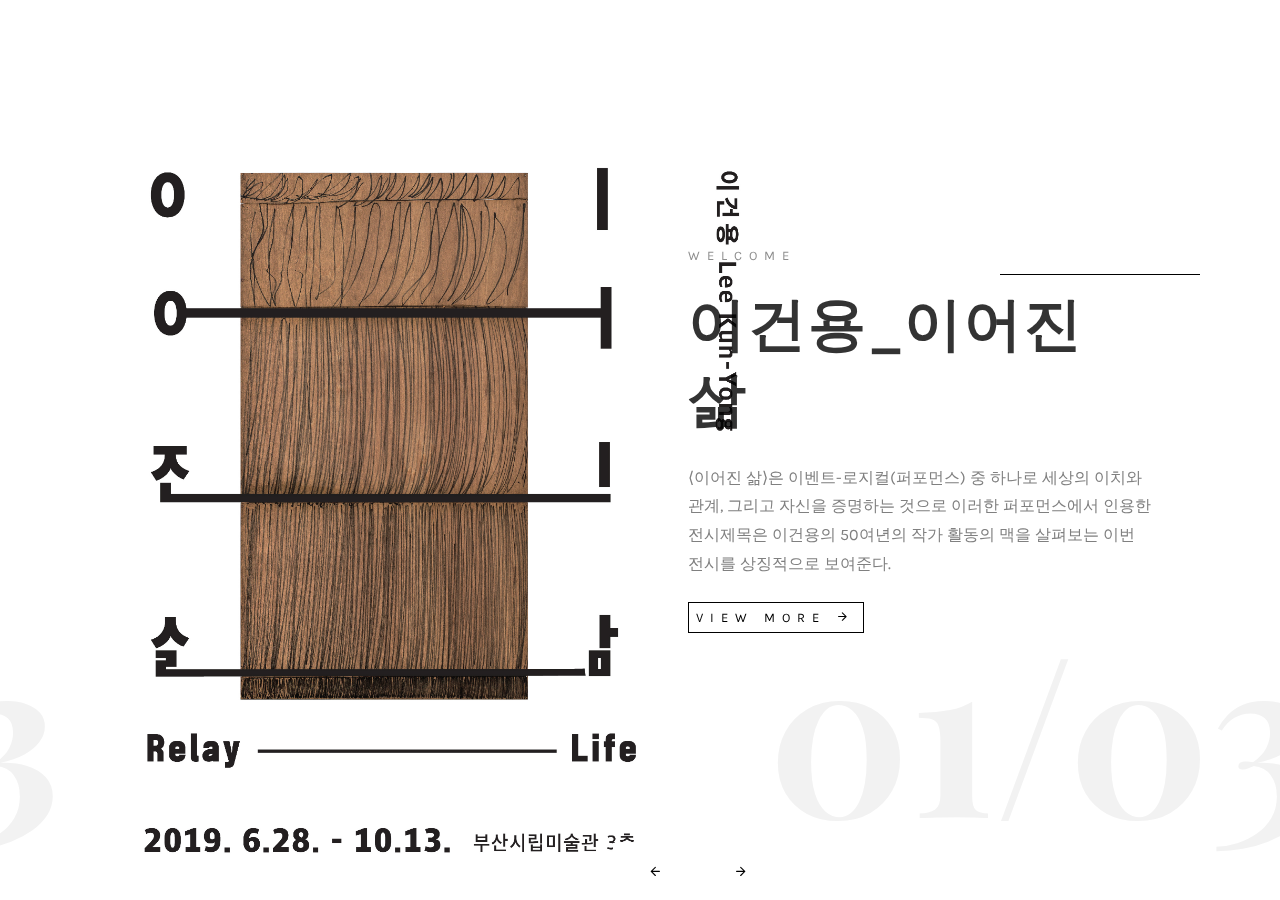
<file: busan/index.html>
<!DOCTYPE HTML>
<html>
	<head>
	<meta charset="utf-8">
	<meta http-equiv="X-UA-Compatible" content="IE=edge">
	<title>Busan Museum of Art</title>
	<meta name="viewport" content="width=device-width, initial-scale=1">
	<meta name="description" content="" />
	<meta name="keywords" content="" />
	<meta name="author" content="" />

  <!-- Facebook and Twitter integration -->
	<meta property="og:title" content=""/>
	<meta property="og:image" content=""/>
	<meta property="og:url" content=""/>
	<meta property="og:site_name" content=""/>
	<meta property="og:description" content=""/>
	<meta name="twitter:title" content="" />
	<meta name="twitter:image" content="" />
	<meta name="twitter:url" content="" />
	<meta name="twitter:card" content="" />

	<!-- Place favicon.ico and apple-touch-icon.png in the root directory -->
	<link rel="shortcut icon" href="favicon.ico">

	<link href="https://fonts.googleapis.com/css?family=Karla:400,700" rel="stylesheet">
	<link href="https://fonts.googleapis.com/css?family=Playfair+Display:400,400i,700" rel="stylesheet">
	
	<!-- Animate.css -->
	<link rel="stylesheet" href="css/animate.css">
	<!-- Icomoon Icon Fonts-->
	<link rel="stylesheet" href="css/icomoon.css">
	<!-- Bootstrap  -->
	<link rel="stylesheet" href="css/bootstrap.css">
	<!-- Owl Carousel -->
	<link rel="stylesheet" href="css/owl.carousel.min.css">
	<link rel="stylesheet" href="css/owl.theme.default.min.css">
	<!-- Magnific Popup -->
	<link rel="stylesheet" href="css/magnific-popup.css">

	<link rel="stylesheet" href="css/style.css">


	<!-- Modernizr JS -->
	<script src="js/modernizr-2.6.2.min.js"></script>
	<!-- FOR IE9 below -->
	<!--[if lt IE 9]>
	<script src="js/respond.min.js"></script>
	<![endif]-->

	</head>
	<body>

	<nav id="colorlib-main-nav" role="navigation">
		<a href="#" class="js-colorlib-nav-toggle colorlib-nav-toggle active"><i></i></a>
		<div class="js-fullheight colorlib-table">
			<div class="colorlib-table-cell js-fullheight">
				<div class="row">
					<div class="col-md-12">
						<div class="form-group">
							<input type="text" class="form-control" id="search" placeholder="Enter any key to search...">
							<button type="submit" class="btn btn-primary"><i class="icon-search3"></i></button>
						</div>
					</div>
				</div>
				<div class="row">
					<div class="col-md-12">
						<ul>
							<li class="active"><a href="index.html">Home</a></li>
							<li><a href="work.html">Work</a></li>
							<li><a href="#">Blog</a></li>
							<li><a href="#">About</a></li>
							<li><a href="contact.html">Contact</a></li>
						</ul>
					</div>
				</div>
				<div class="row">
					<div class="col-md-12">
						<h2 class="head-title">Gallery</h2>
						<a href="images/img/img_bg_1.jpg" class="gallery image-popup-link text-center" style="background-image: url(images/img/img_bg_1.jpg);">
							<span><i class="icon-search3"></i></span>
						</a>
						<a href="images/img/img_bg_2.jpg" class="gallery image-popup-link text-center" style="background-image: url(images/img/img_bg_2.jpg);">
							<span><i class="icon-search3"></i></span>
						</a>
						<a href="images/img/img_bg_3.jpg" class="gallery image-popup-link text-center" style="background-image: url(images/img/img_bg_3.jpg);">
							<span><i class="icon-search3"></i></span>
						</a>
						<a href="images/work-4.jpg" class="gallery image-popup-link text-center" style="background-image: url(images/work-4.jpg);">
							<span><i class="icon-search3"></i></span>
						</a>
					</div>
				</div>
			</div>
		</div>
	</nav>
	
	<div id="colorlib-page">
		<header>
			<div class="container">
				<div class="row"  id="logo_box">
					<div class="col-md-12">
						<div class="colorlib-navbar-brand" id="in_box_logo">
							<a class="colorlib-logo" href="index.html"><img src="images/img/bma_logo.png" alt="" id="logo"></a>
						</div>
						<a href="#" class="js-colorlib-nav-toggle colorlib-nav-toggle" id="menu_line"><i></i></a>
					</div>
				</div>
			</div>
		</header>
		<div id="colorlib-hero" class="js-fullheight">
			<div class="owl-carousel">
				<div class="item">
					<div class="hero-flex js-fullheight">
						<div class="col-three-forth">
							<div class="hero-img js-fullheight" style="background-image: url(images/img/img_bg_1.jpg);"></div>
						</div>
						<div class="col-one-forth js-fullheight">
							<div class="display-t js-fullheight">
								<div class="display-tc js-fullheight">
									<h2 class="number">01/03</h2>
									<div class="text-inner">
										<div class="desc">
											<span class="tag">Welcome</span>
											<h2>이건용_이어진 삶</h2>
											<p> &lang;이어진 삶&rang;은 이벤트-로지컬(퍼포먼스) 중 하나로 세상의 이치와 관계, 그리고 자신을 증명하는 것으로 이러한 퍼포먼스에서 인용한 전시제목은 이건용의 50여년의 작가 활동의 맥을 살펴보는 이번 전시를 상징적으로 보여준다.</p>
											<p><a href="work.html" class="btn-view">View More <i class="icon-arrow-right3"></i></a></p>
										</div>
									</div>
								</div>
							</div>
						</div>
					</div>
				</div>
				<div class="item">
					<div class="hero-flex js-fullheight">
						<div class="col-three-forth">
							<div class="hero-img js-fullheight" style="background-image: url(images/img/img_bg_2.jpg);"></div>
						</div>
						<div class="col-one-forth js-fullheight">
							<div class="display-t js-fullheight">
								<div class="display-tc js-fullheight">
									<h2 class="number">02/03</h2>
									<div class="text-inner">
										<div class="desc">
											<span class="tag">Gallery</span>
											<h2>Finnish aalto(핀란드 웨이브)</h2>
											<p>한국 외 다른 국가의 문화와 예술에 대한 이해와 배려를 이끌어 낼 수 있는 다양한 활동들과 전시가 지속적으로 필요하다고 본다. 문화교류의 연장선에서 피니쉬 알토전이 북유럽 국가 핀란드에 대한 이해와 공감의 장이 되길 기대한다.</p>
											<p><a href="work.html" class="btn-view">View Galleries <i class="icon-arrow-right3"></i></a></p>
										</div>
									</div>
								</div>
							</div>
						</div>
					</div>
				</div>
				<div class="item">
					<div class="hero-flex js-fullheight">
						<div class="col-three-forth">
							<div class="hero-img js-fullheight" style="background-image: url(images/img/img_bg_3.jpg);"></div>
						</div>
						<div class="col-one-forth js-fullheight">
							<h2 class="number">03/03</h2>
							<div class="display-t js-fullheight">
								<div class="display-tc js-fullheight">
									<div class="text-inner">
										<div class="desc">
											<span class="tag">이우환과 그 친구들 1</span>
											<h2>안토니 곰리 &lang;느낌으로&rang;</h2>
											<p>이 두 작가의 작품을 한 공간에 배치함으로서 두 작가가 작품에 대해 혹은 세계와의 관계에 대해 어떻게 사유하는 지를 비교 할 수 있는 의미있는 전시가 될 것이다. 특히 두 작가 모두 미국의 미니멀아트나 개념미술의 흐름을 넘어 전통적인 작품의 의미를 전복하고 있다. 그런면에서 관객들은 ‘미(美)’라는 범주 속에서 해석되지 않는 두 작가의 작품을 보면서 작품의 의미를 새롭게 발견할 수 있는 계기가 될 것이다.</p>
											<p><a href="work.html" class="btn-view">View Galleries <i class="icon-arrow-right3"></i></a></p>
										</div>
									</div>
								</div>
							</div>
						</div>
					</div>
				</div>
			</div>
		</div>
	
	</div>

	<!-- jQuery -->
	<script src="js/jquery.min.js"></script>
	<!-- jQuery Easing -->
	<script src="js/jquery.easing.1.3.js"></script>
	<!-- Bootstrap -->
	<script src="js/bootstrap.min.js"></script>
	<!-- Waypoints -->
	<script src="js/jquery.waypoints.min.js"></script>
	<!-- Owl Carousel -->
	<script src="js/owl.carousel.min.js"></script>
	<!-- Magnific Popup -->
	<script src="js/jquery.magnific-popup.min.js"></script>
	<script src="js/magnific-popup-options.js"></script>

	<!-- Main JS (Do not remove) -->
	<script src="js/main.js"></script>

	</body>
</html>
</file>
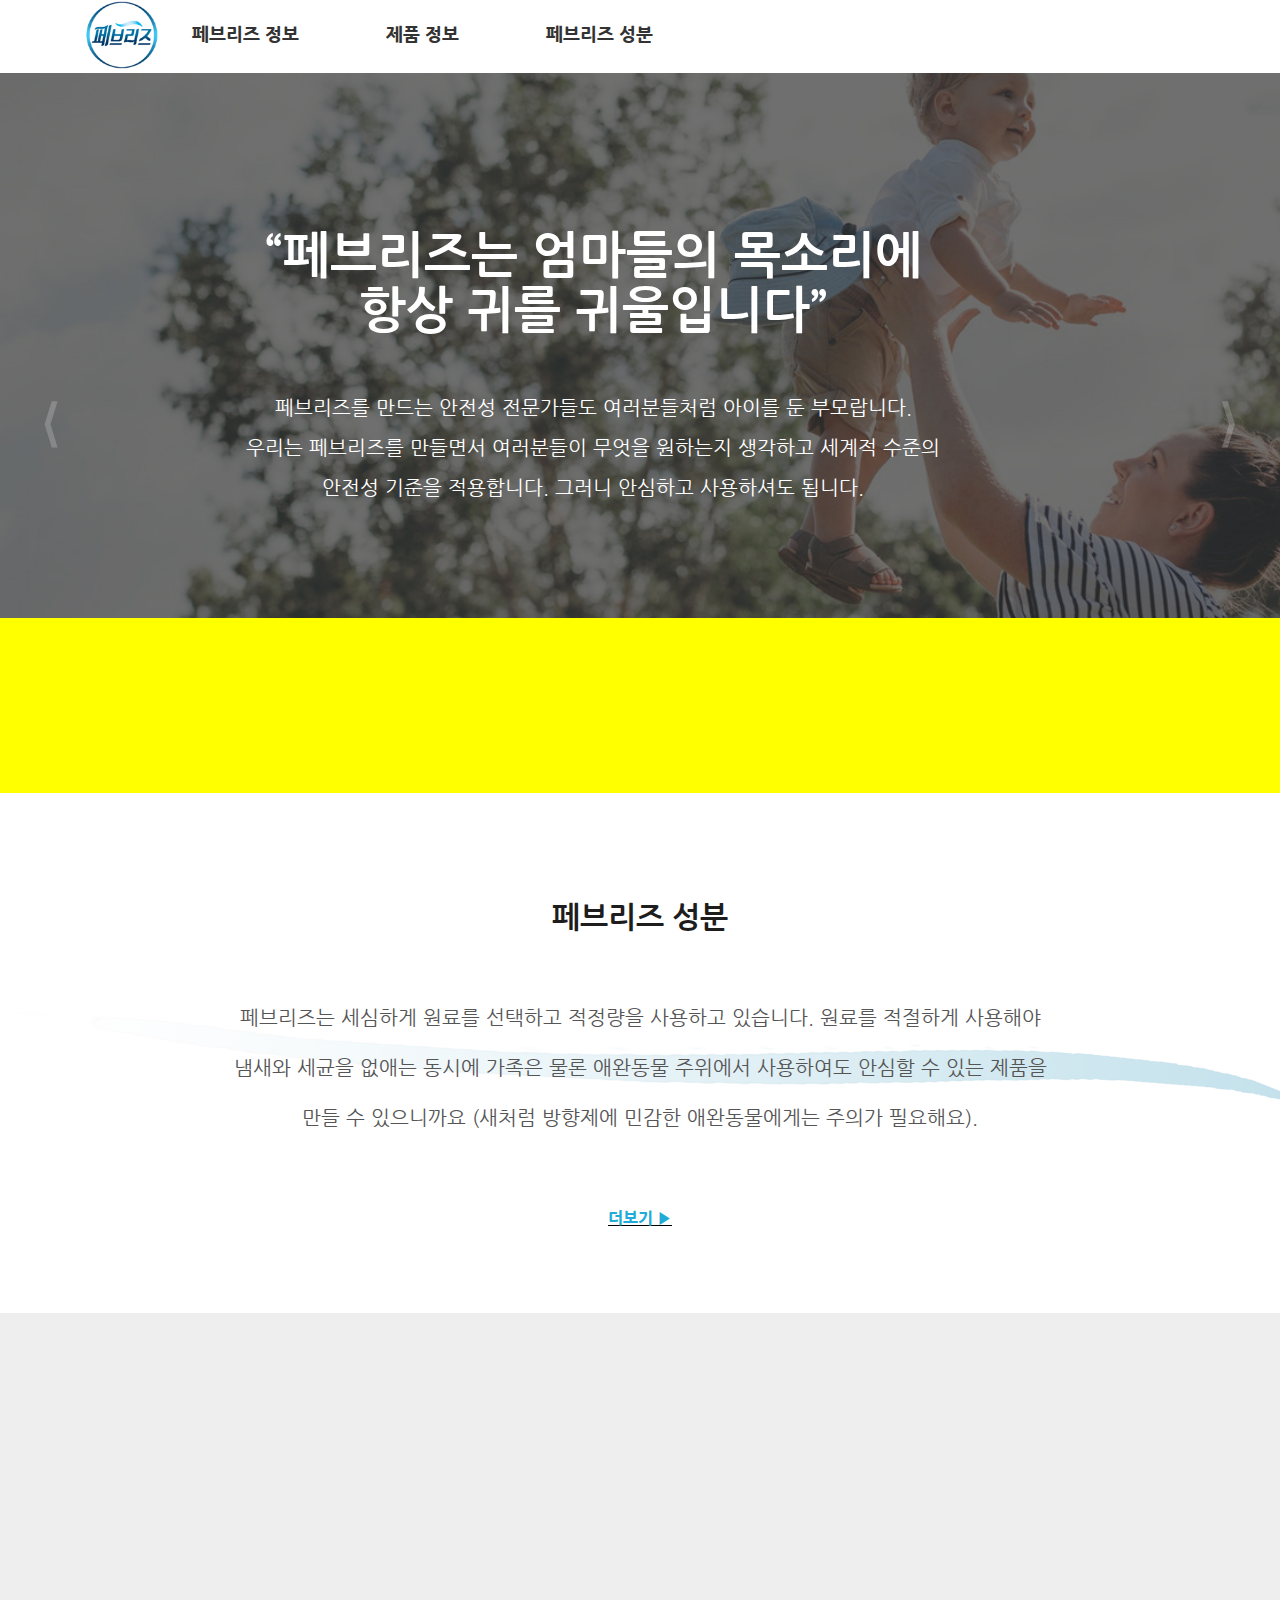
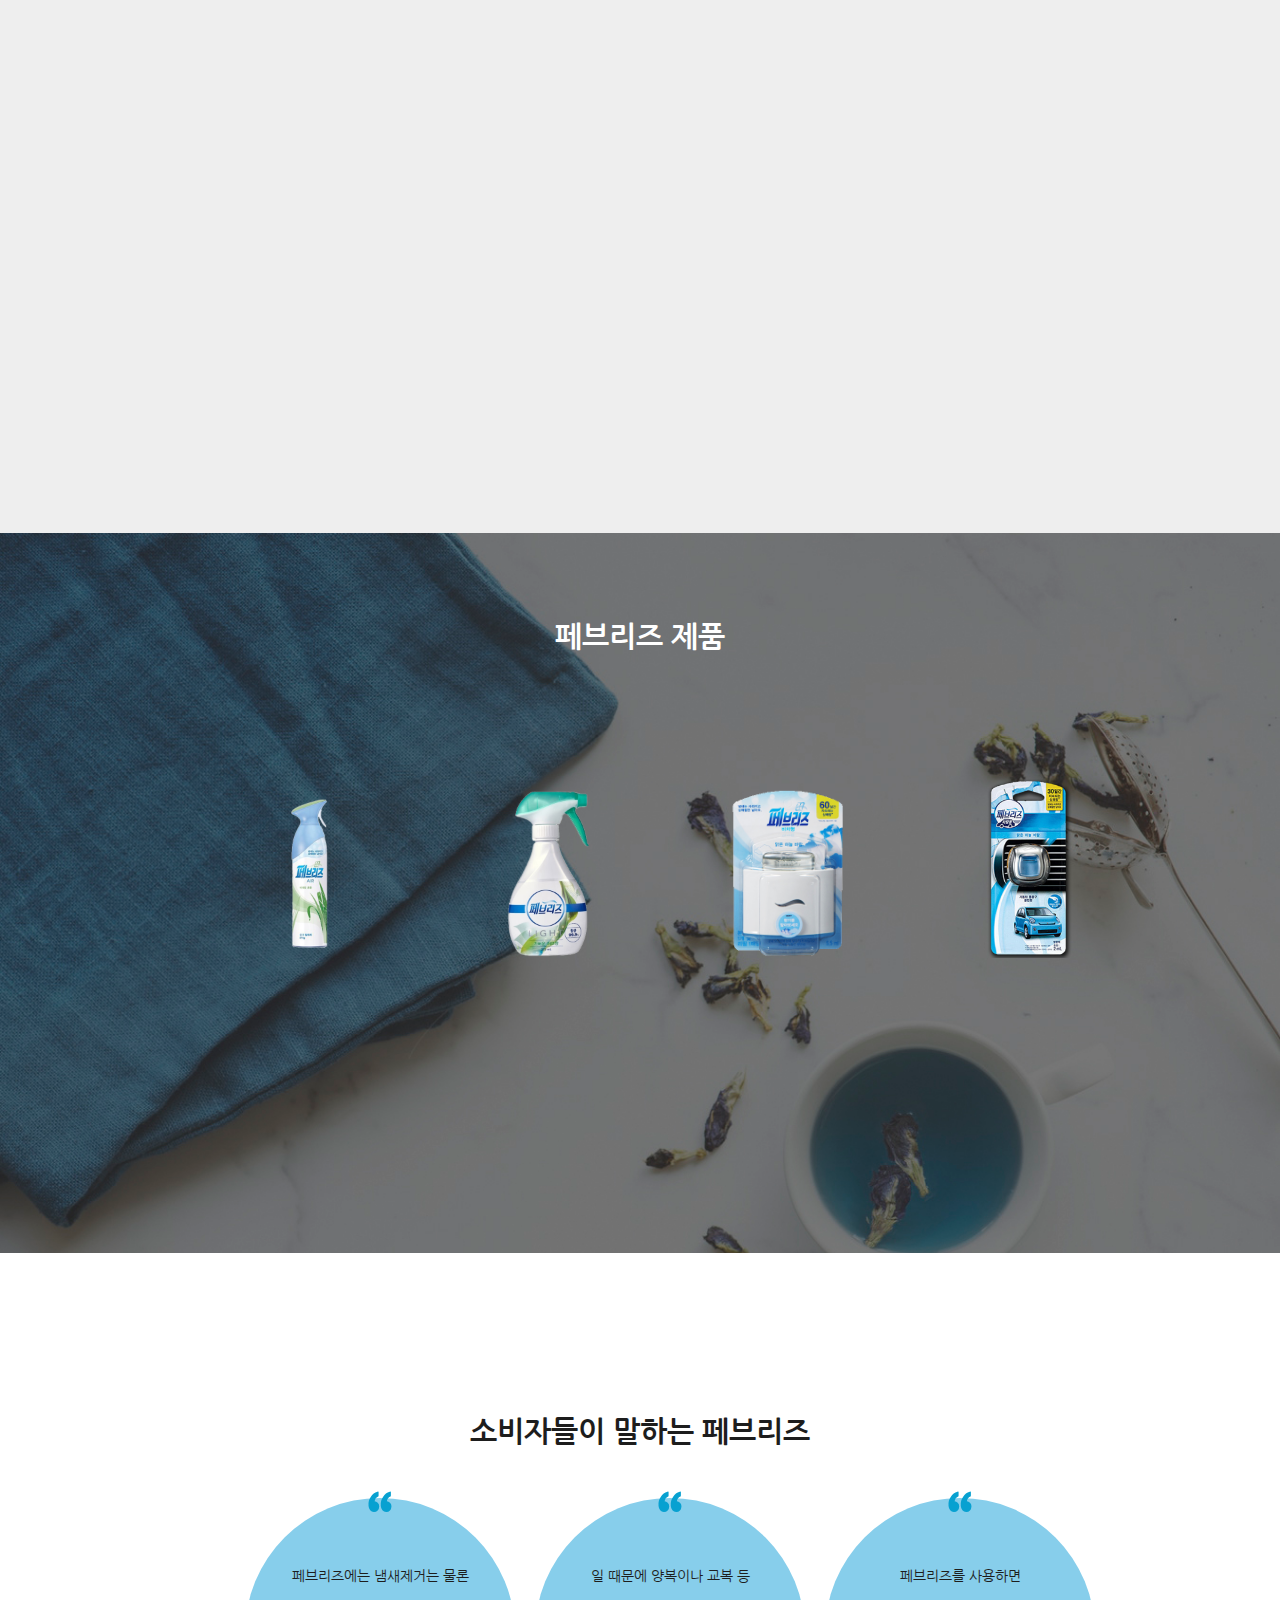
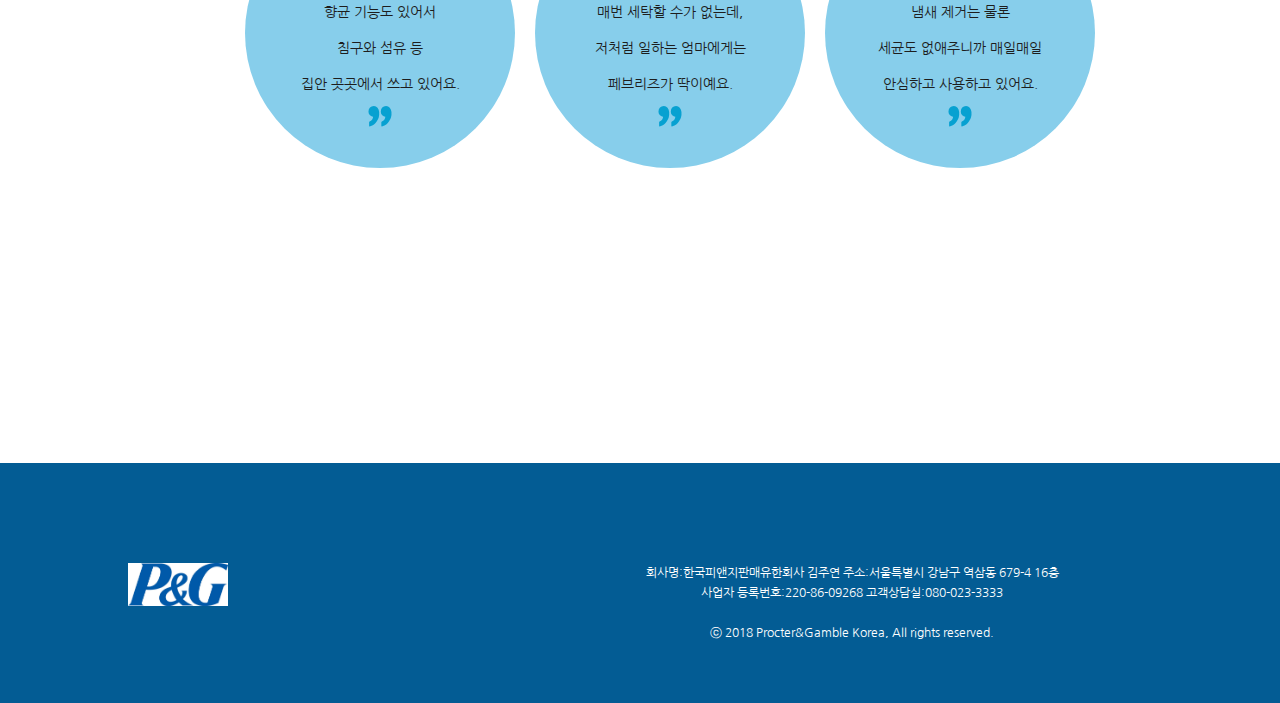
<file: febreze/index.html>
<!DOCTYPE html>
<html lang="en">
<head>
	<meta charset="UTF-8">
	<title>Document</title>
	<link rel="stylesheet" type="text/css" href="css/pc.css">
	<link rel="stylesheet" type="text/css" href="css/1440.css">
    <link rel="stylesheet" type="text/css" href="css/note.css">
    <link rel="stylesheet" type="text/css" href="css/tab.css">
    <link rel="stylesheet" type="text/css" href="css/mobile.css">
    <script src="js/jquery-3.3.1.min.js"></script>
    <script src="js/index.js"></script>
    <script src="js/wow.min.js"></script>
	<style type="text/css">
		@import url('https://fonts.googleapis.com/css?family=Nanum+Gothic');
		*{ margin: 0; padding: 0;}
		ul,li{ list-style: none;}
		img{border: 0;}
		a{text-decoration: none; color: black;}
		body{font-family: 'Nanum Gothic', sans-serif; }
	</style>
	<script>
         new WOW().init();
    </script>
</head>
<body>
	<div id="wrap">
		<section id="section0">
		<header>
		<div id="logo">
           <a href="#"><img src="img/logo_2.png" alt=""></a>
        </div>
        <!--<input type="checkbox" />
        <label for="m_menu_wrap" id="m_menu_label">=</label>-->
        <div id="click_menu">
           <p>=</p>
            <ul id="m_menu_wrap">
                        <li>
                            <a href="#">페브리즈 정보</a>
                        </li>
                        <li>
                            <a href="#" id="m_m2">제품 정보</a>
                            <ul class="sec1_sub_menu">
                                <li><a href="#">페브리즈 에어</a></li>
                                <li><a href="#">페브리즈 <br/>섬유탈취제</a></li>
                                <li><a href="#">페브리즈 차량용</a></li>
                                <li><a href="#">페브리즈 부착형</a></li>
                            </ul>
                        </li>
                        <li>
                            <a href="#">페브리즈 성분</a>
                        </li>
                    </ul>
        </div>
        	
           <ul id="menu_wrap">
                        <li>
                            <a href="#">페브리즈 정보</a>
                        </li>
                        <li>
                            <a href="#">제품 정보</a>
                            <ul class="sec1_sub_menu">
                                <li>페브리즈 에어</li>
                                <li>페브리즈 섬유탈취제</li>
                                <li>페브리즈 차량용</li>
                                <li>페브리즈 부착형</li>
                            </ul>
                        </li>
                        <li>
                            <a href="#">페브리즈 성분</a>
                        </li>
                    </ul>
	</header>
	</section>
		<section id="section1">
		<div id="mask">
			<div class="in_wrap" id="slide1">
			<div class="text_box wow fadeInUp">
				<h1>“페브리즈는 엄마들의 목소리에<br/>항상 귀를 귀울입니다” </h1>
				<div id="sec1_box">
				<p>페브리즈를 만드는 안전성 전문가들도 여러분들처럼 아이를 둔 부모랍니다.</p>
				<p> 우리는 페브리즈를 만들면서 여러분들이 무엇을 원하는지 생각하고 세계적 수준의 </p>
				<p>안전성 기준을 적용합니다. 그러니 안심하고 사용하셔도 됩니다.</p>
				</div></div>
            </div>
            <div class="in_wrap" id="slide2">
                <div class="text_box wow fadeInUp">
				<h1>“페브리즈는 엄마들의 목소리에<br/>항상 귀를 귀울입니다” </h1>
				<div id="sec1_box">
				<p>페브리즈를 만드는 안전성 전문가들도 여러분들처럼 아이를 둔 부모랍니다.</p>
				<p> 우리는 페브리즈를 만들면서 여러분들이 무엇을 원하는지 생각하고 세계적 수준의 </p>
				<p>안전성 기준을 적용합니다. 그러니 안심하고 사용하셔도 됩니다.</p>
				</div></div>
            </div>
            <div class="in_wrap" id="slide3">
                <div class="text_box wow fadeInUp">
				<h1>“페브리즈는 엄마들의 목소리에<br/>항상 귀를 귀울입니다” </h1>
				<div id="sec1_box">
				<p>페브리즈를 만드는 안전성 전문가들도 여러분들처럼 아이를 둔 부모랍니다.</p>
				<p> 우리는 페브리즈를 만들면서 여러분들이 무엇을 원하는지 생각하고 세계적 수준의 </p>
				<p>안전성 기준을 적용합니다. 그러니 안심하고 사용하셔도 됩니다.</p>
				</div></div></div>
            </div>
            <div class="arrow" id="right">&rang;</div>
            <div class="arrow" id="left">&lang;</div>
            
            
            <div id="t_mask">
			<div class="t_in_wrap" id="slide1">
			<div class="t_text_box wow fadeInUp">
				<h1>“페브리즈는 엄마들의 목소리에<br/>항상 귀를 귀울입니다” </h1>
				<div class="t_sec1_box">
				<p>페브리즈를 만드는 안전성 전문가들도 여러분들처럼 아이를 둔 부모랍니다.</p>
				<p> 우리는 페브리즈를 만들면서 여러분들이 무엇을 원하는지 생각하고 세계적 수준의 </p>
				<p>안전성 기준을 적용합니다. 그러니 안심하고 사용하셔도 됩니다.</p>
				</div></div>
            </div>
            <div class="t_in_wrap" id="slide2">
                <div class="t_text_box wow fadeInUp">
				<h1>“페브리즈는 엄마들의 목소리에<br/>항상 귀를 귀울입니다” </h1>
				<div class="t_sec1_box">
				<p>페브리즈를 만드는 안전성 전문가들도 여러분들처럼 아이를 둔 부모랍니다.</p>
				<p> 우리는 페브리즈를 만들면서 여러분들이 무엇을 원하는지 생각하고 세계적 수준의 </p>
				<p>안전성 기준을 적용합니다. 그러니 안심하고 사용하셔도 됩니다.</p>
				</div></div>
            </div>
            <div class="t_in_wrap" id="slide3">
                <div class="t_text_box wow fadeInUp">
				<h1>“페브리즈는 엄마들의 목소리에<br/>항상 귀를 귀울입니다” </h1>
				<div class="t_sec1_box">
				<p>페브리즈를 만드는 안전성 전문가들도 여러분들처럼 아이를 둔 부모랍니다.</p>
				<p> 우리는 페브리즈를 만들면서 여러분들이 무엇을 원하는지 생각하고 세계적 수준의 </p>
				<p>안전성 기준을 적용합니다. 그러니 안심하고 사용하셔도 됩니다.</p>
				</div></div>
            </div>
			</div>
     
      <div class="t_arrow" id="t_right">&rang;</div>
            <div class="t_arrow" id="t_left">&lang;</div>
       
            
            <div id="m_mask">
			<div class="m_in_wrap" id="slide1">
			 <div class="m_text_box">
				<h1>“페브리즈는 엄마들의 목소리에<br/>항상 귀를 귀울입니다” </h1>
				<div class="m_sec1_box">
				<p>페브리즈를 만드는 안전성 전문가들도 여러분들처럼 아이를 둔 부모랍니다.</p>
				<p> 우리는 페브리즈를 만들면서 여러분들이 무엇을 원하는지 생각하고 세계적 수준의 </p>
				<p>안전성 기준을 적용합니다. 그러니 안심하고 사용하셔도 됩니다.</p>
				</div></div>
            </div>
            <div class="m_in_wrap" id="slide2">
                <div class="m_text_box wow fadeInUp">
				<h1>“페브리즈는 엄마들의 목소리에<br/>항상 귀를 귀울입니다” </h1>
				<div class="m_sec1_box">
				<p>페브리즈를 만드는 안전성 전문가들도 여러분들처럼 아이를 둔 부모랍니다.</p>
				<p> 우리는 페브리즈를 만들면서 여러분들이 무엇을 원하는지 생각하고 세계적 수준의 </p>
				<p>안전성 기준을 적용합니다. 그러니 안심하고 사용하셔도 됩니다.</p>
				</div></div>
            </div>
            <div class="m_in_wrap" id="slide3">
                <div class="m_text_box wow fadeInUp">
				<h1>“페브리즈는 엄마들의 목소리에<br/>항상 귀를 귀울입니다” </h1>
				<div class="m_sec1_box">
				<p>페브리즈를 만드는 안전성 전문가들도 여러분들처럼 아이를 둔 부모랍니다.</p>
				<p> 우리는 페브리즈를 만들면서 여러분들이 무엇을 원하는지 생각하고 세계적 수준의 </p>
				<p>안전성 기준을 적용합니다. 그러니 안심하고 사용하셔도 됩니다.</p>
				</div></div>
            </div>
			</div>
       
       <div class="m_arrow" id="m_right">&rang;</div>
            <div class="m_arrow" id="m_left">&lang;</div>
		</section>
		
		
		
		<section id="section2">
			<div class="in_wrap wow fadeInUp">
				<h2>페브리즈 성분</h2>
				<div id="sec2_box">
				<p>페브리즈는 세심하게 원료를 선택하고 적정량을 사용하고 있습니다. 원료를 적절하게 사용해야</p>
				<p>냄새와 세균을 없애는 동시에 가족은 물론 애완동물 주위에서 사용하여도 안심할 수 있는 제품을 </p>
				<p>만들 수 있으니까요 (새처럼 방향제에 민감한 애완동물에게는 주의가 필요해요). </p>
				</div>
                <div class="more"><a href="#">더보기 ▶</a></div>
            </div>
		</section>
		<section id="section3">
			<div class="in_wrap  wow fadeInUp">
                
				<div id="sec3_left">
                    <div id="new_produc">신제품</div>
					<div id="downy"><a href="#"><img src="img/downy.png" alt=""></a></div>
				</div>
				<div id="sec3_right">
				<div id="mini_cicle"></div>
				<div id="cicle"></div>
                    <div id="sec3_in_text">
                    <h1>온 집안을 다우니 향으로 바꾸세요!</h1>
					<p>섬유에는 페브리즈 섬유탈취제 다우니 향기를 뿌리면 <br/> 빨기 힘든 섬유에서도 마치 <br/>다우니로 빨래 한 듯한 상쾌함을 느낄 수 있습니다.
						<br/>새로나온 페브리즈 다우니향 에어와 <br/> 비치형으로 집안을 채워 보세요.<br/> 공기중 나쁜 냄새는 없애고 향긋한 다우니 향기만 남깁니다.</p>
						<div class="more" id="sec3_more"><a href="#">더보기 ▶</a></div>
						</div>
				</div> 
			</div>
		</section>
		<section id="section4">

			<div class="in_wrap">
               <div id="sec4_title"><h4>페브리즈 제품</h4></div>
                <div id="sec4_box">
					<div class="sec4_img">
						<div class="sec4_circle">
						<h3>페브리즈 에어</h3><br/>
						<p>공기를 새 것처럼 상쾌하게!</p>
						</div>
							<img src="img/air.png">
					</div>
					<div class="sec4_img">
						<div class="sec4_circle">
							<h3>페브리즈 에어</h3><br/>
						<p>공기를 새 것처럼 상쾌하게!</p>
						</div>
							 <img src="img/prod1.png">
					</div>
					<div class="sec4_img">
						<div class="sec4_circle">
							<h3>페브리즈 에어</h3><br/>
						<p>공기를 새 것처럼 상쾌하게!</p>
						</div>
							<img src="img/prod3.png">
					</div>
					<div class="sec4_img">
						<div class="sec4_circle">
							<h3>페브리즈 에어</h3><br/>
						<p>공기를 새 것처럼 상쾌하게!</p>
						</div>
							 <img src="img/prod4.png">
					</div>
                </div>
			</div>
		</section>
		<section id="section5">
			<div class="in_wrap">
			<div id="sec5_title"><h4>소비자들이 말하는 페브리즈</h4></div>
			<div id="sec5_cbox">
				<div class="sec5_circle">
					<h1>“</h1>
					<p>페브리즈에는 냄새제거는 물론 <br/>
						향균 기능도 있어서 <br/>
						침구와 섬유 등 <br/>
						집안 곳곳에서 쓰고 있어요. </p>
					<h1>”</h1>
				</div>
                <div class="sec5_circle">
                	<h1>“</h1>
					<p>일 때문에 양복이나 교복 등 <br/>
						매번 세탁할 수가 없는데, <br/>
						저처럼 일하는 엄마에게는 <br/>
						페브리즈가 딱이예요.  </p>
					<h1>”</h1>
                </div>
                <div class="sec5_circle">
                	<h1>“</h1>
					<p>페브리즈를 사용하면 <br/>
						냄새 제거는 물론 <br/>
						세균도 없애주니까  매일매일 <br/>
						안심하고 사용하고 있어요.</p>
					<h1>”</h1>
                </div>
			</div>
			</div>
		</section>
		<footer>
            <div id="footer_logo"><img src="img/footer.jpg"></div>
            <div id="footer_text">
            회사명:한국피앤지판매유한회사  김주연  주소:서울특별시 강남구 역삼동 679-4 16층   <br/>  사업자 등록번호:220-86-09268 고객상담실:080-023-3333<br/><br/>
ⓒ 2018 Procter&Gamble Korea, All rights reserved.
            </div>
        </footer>
	</div>
	
</body>
</html>
</file>
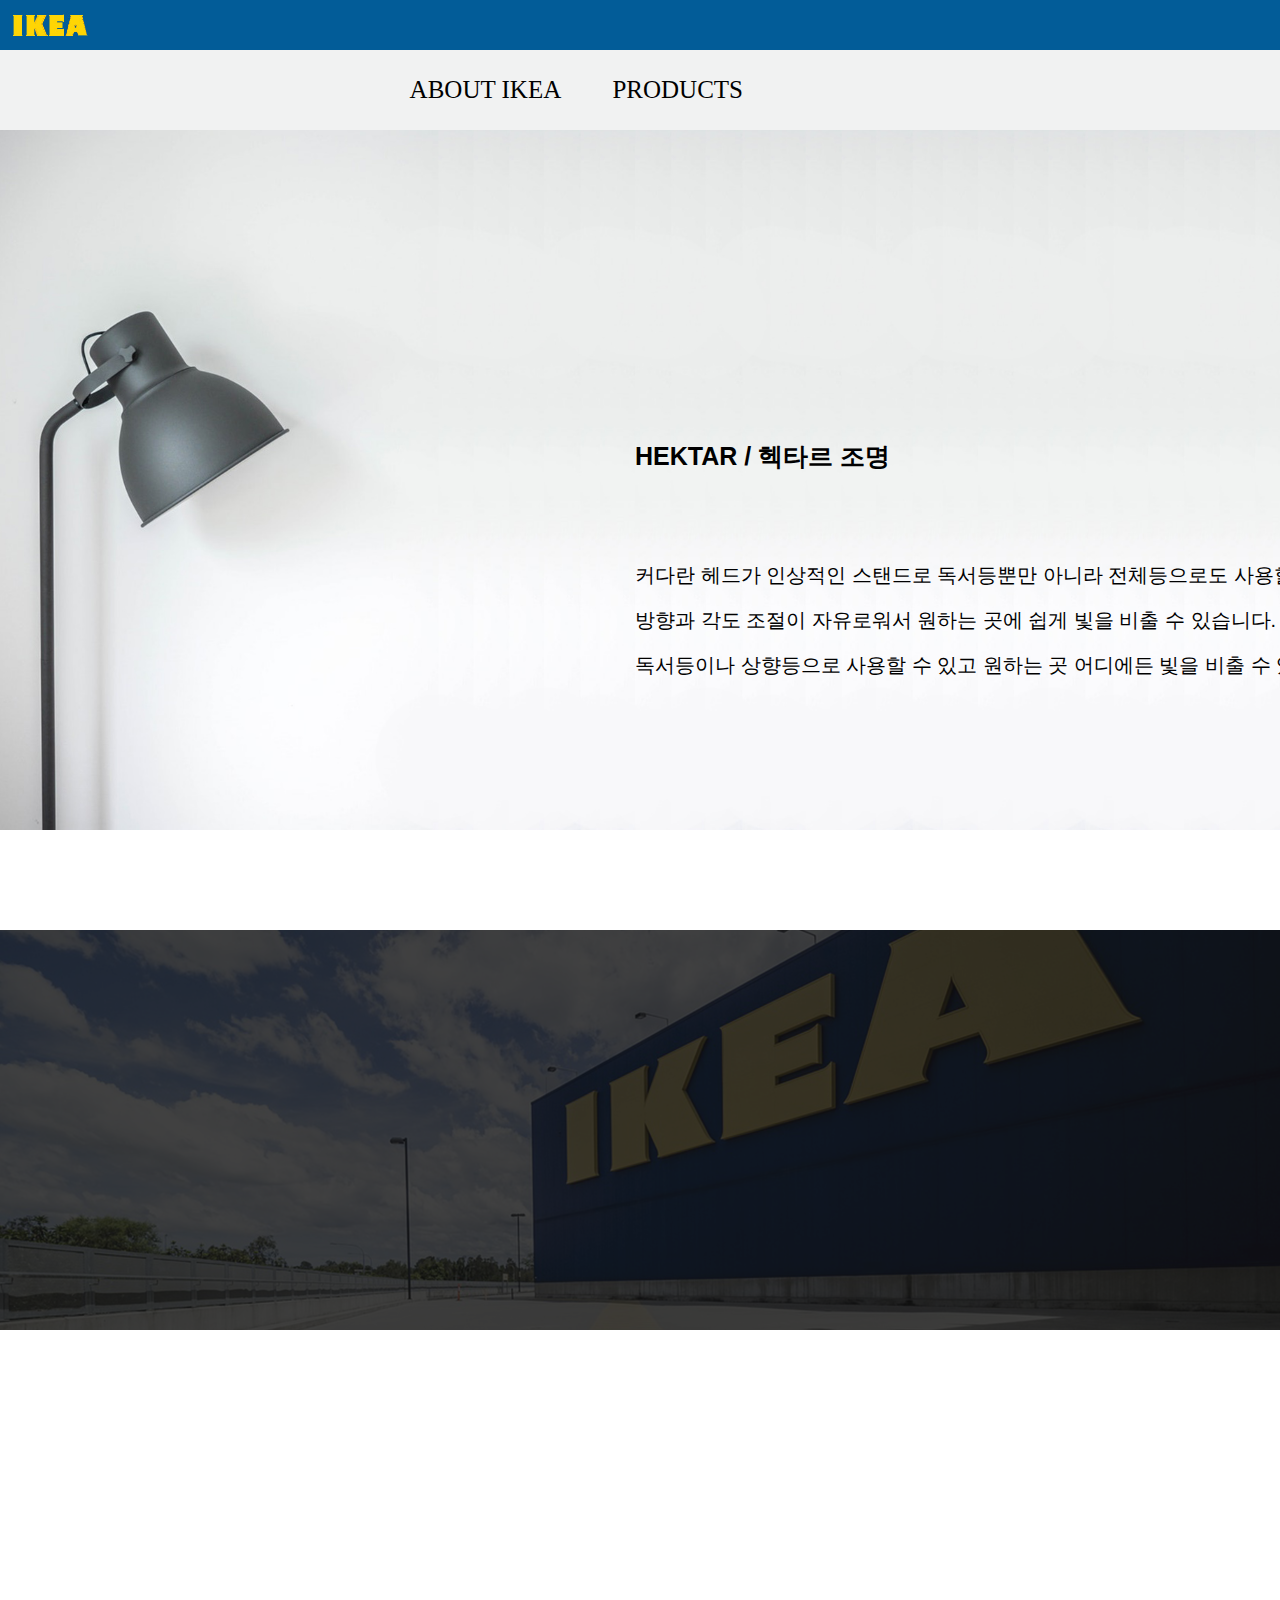
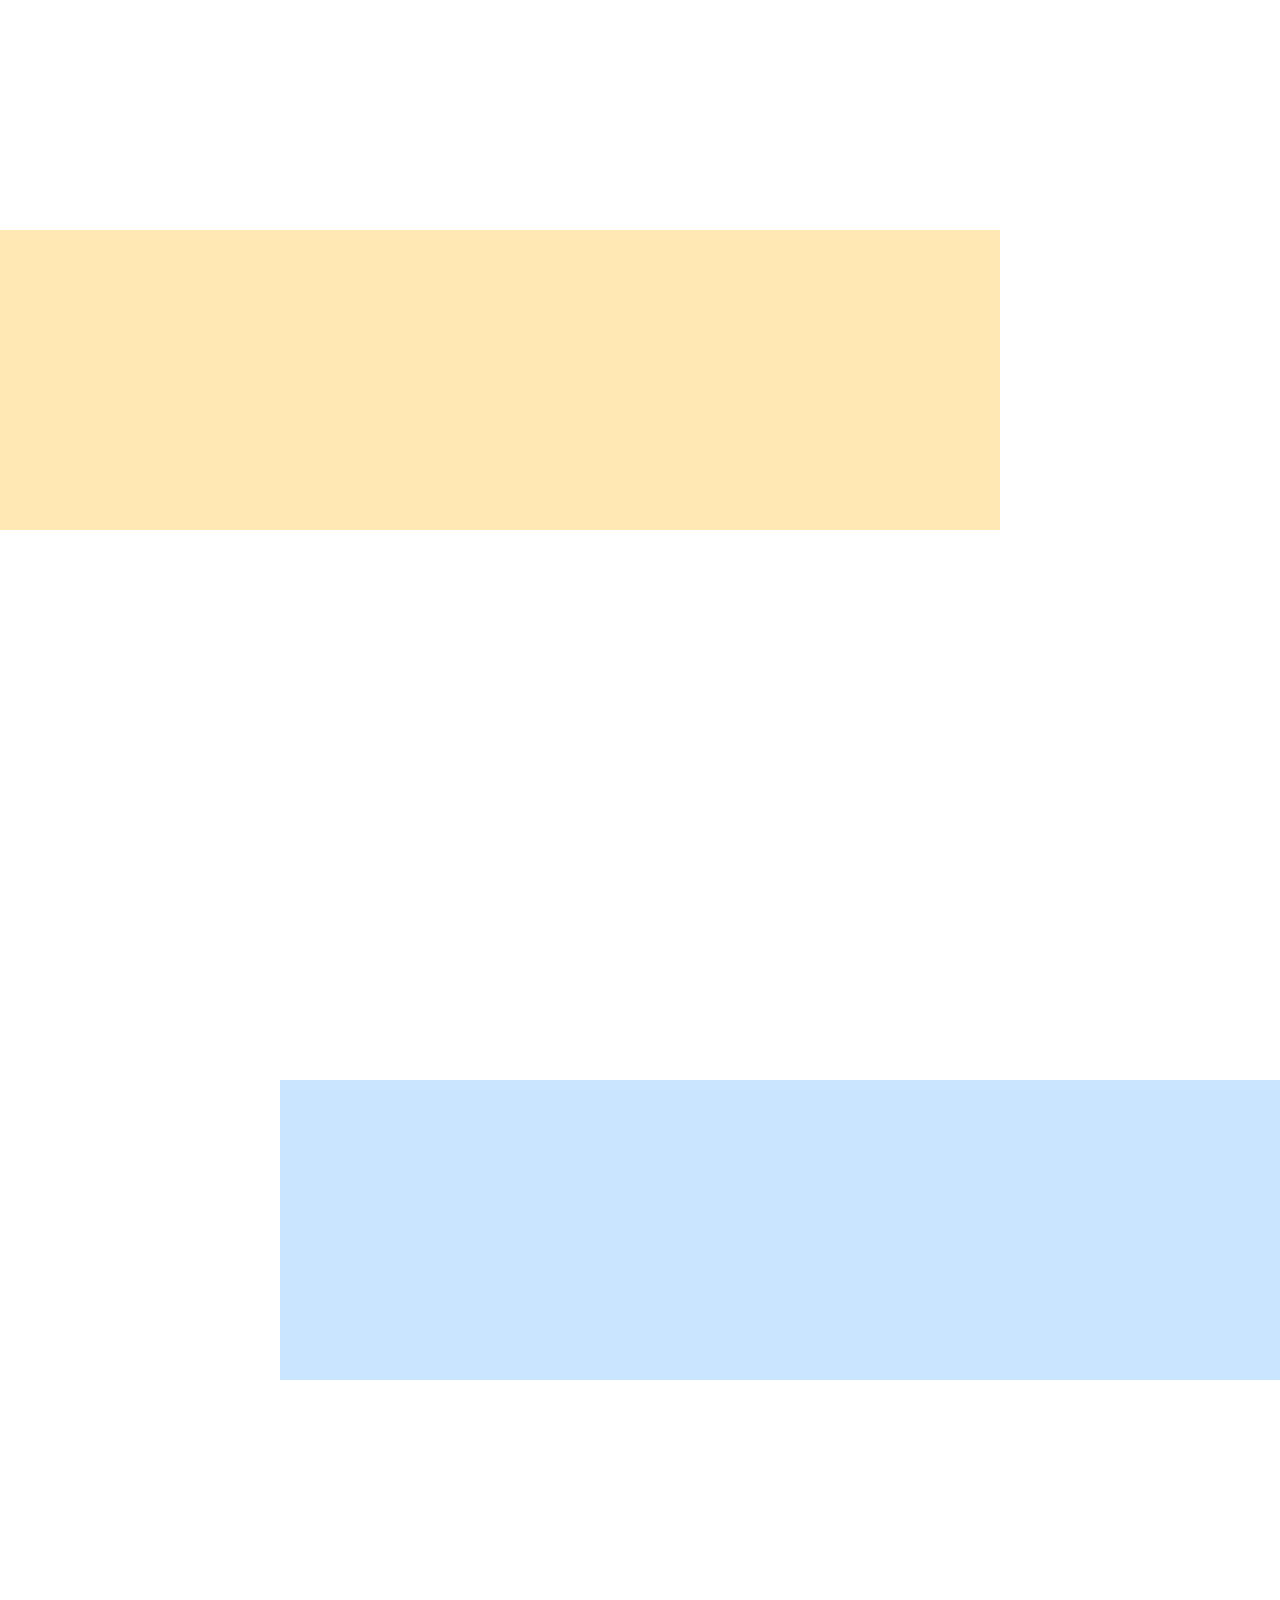
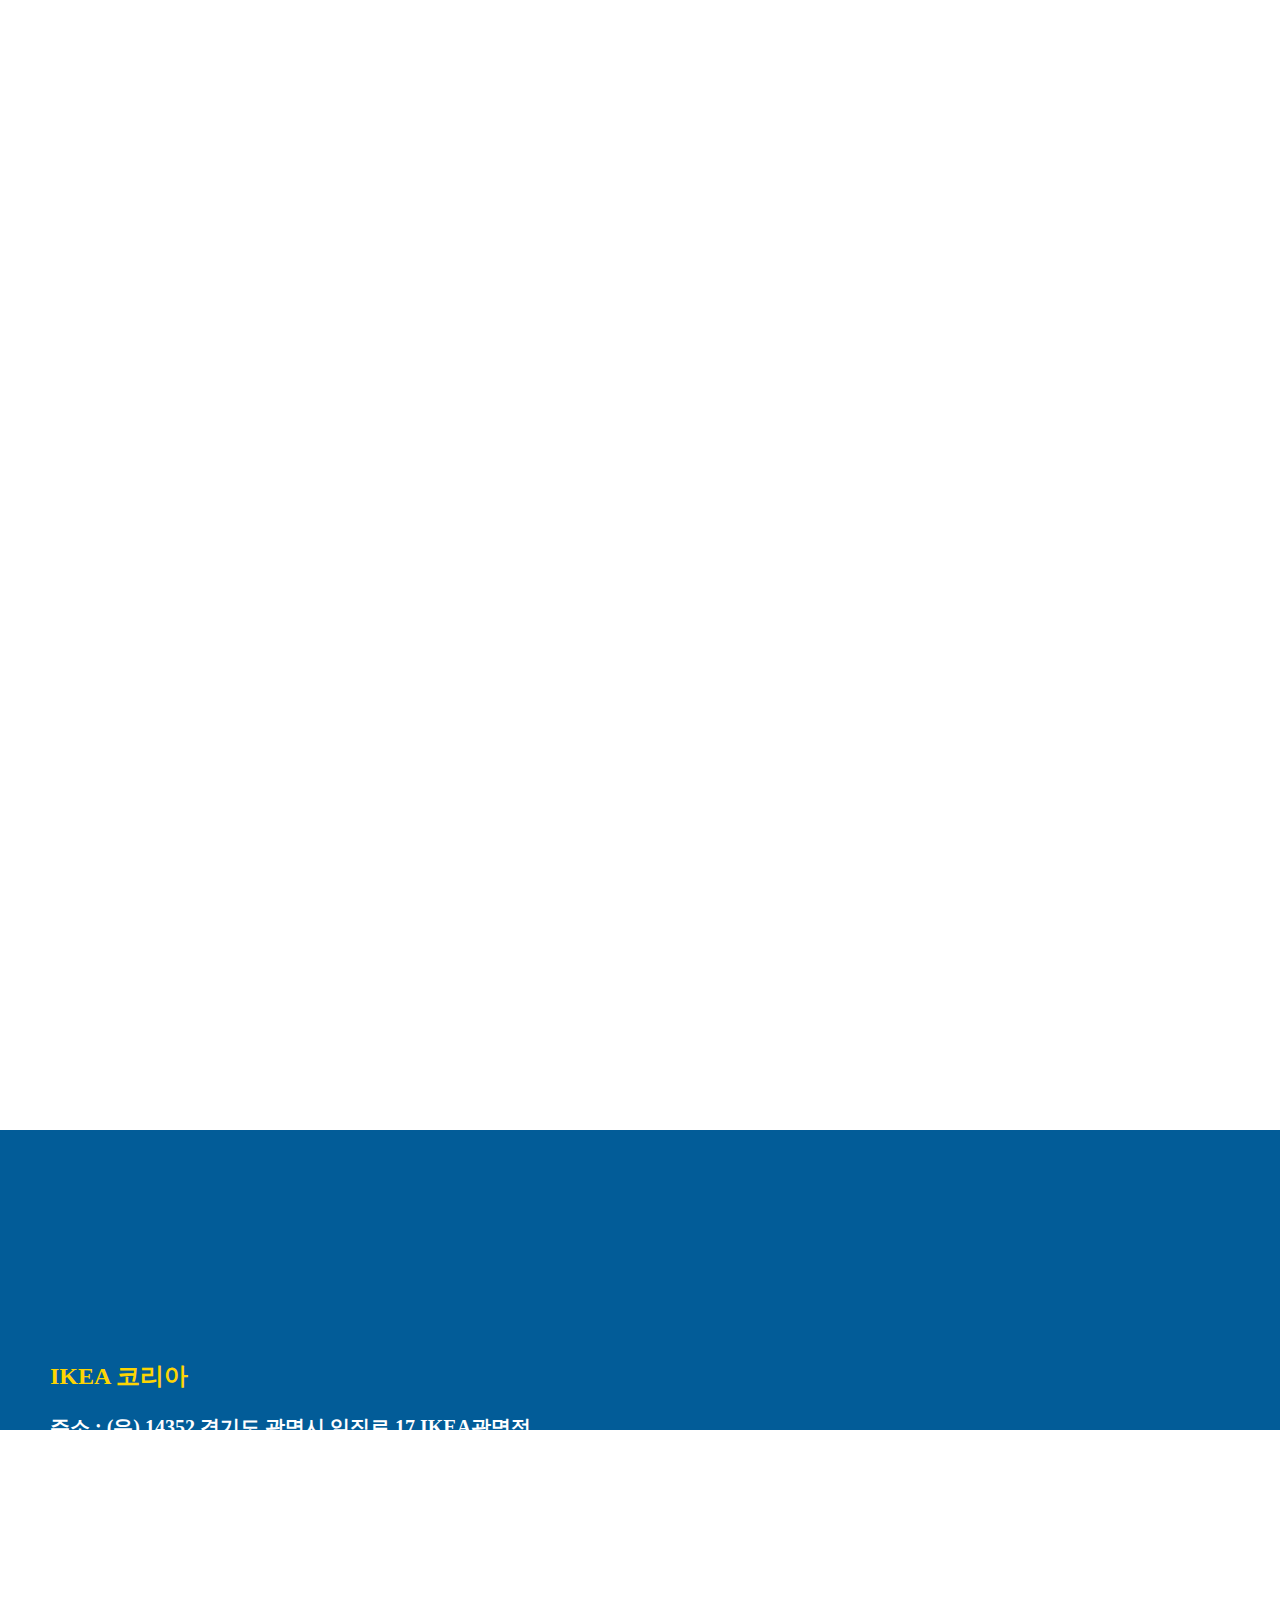
<file: Ikea/index.html>
<!DOCTYPE html>
<html lang="en">
<head>
    <meta charset="UTF-8">
    <title>IKEA Korea</title>
    <link rel="stylesheet" href="css/pc.css">
    <link rel="stylesheet" href="css/animate.css">
    <script src="js/jquery-3.1.1.js"></script>
    <script src="js/wow.min.js"></script>
    <style>
        *{margin: 0; padding: 0;}
        img{border: 0;}
        ul, li{list-style: none;}
        a{color: black;text-decoration: none;}
    </style>
    <script>
         new WOW().init();
    </script>
</head>
<body>
   <div id="wrap">
    <header>
        <div id="logo_header">
            <div id="logo"></div>
        </div>
        <div id="menu_header">
            <ul id="menu">
                <li><a href="#">ABOUT IKEA</a>
                </li>
                <li><a href="#">PRODUCTS</a>
                     <ul class="sub_menu">
                        <li></li>
                        <li></li>
                    </ul>
                </li>
                <li><a href="#">ROOMS</a>
                     <ul class="sub_menu">
                        <li></li>
                        <li></li>
                    </ul>
                </li>
                <li><a href="#">IDEAS</a>
                     <ul class="sub_menu">
                        <li></li>
                        <li></li>
                    </ul>
                </li>
            </ul>
        </div>
    </header>
    <section id="sec_1">
        <div id="slide_1">
           <div id="text_s1" class="wow fadeInUp">
            <h1>HEKTAR / 헥타르 조명</h1>
            <p>커다란 헤드가 인상적인 스탠드로 독서등뿐만 아니라 전체등으로도 사용할 수 있습니다.
            <br/>방향과 각도 조절이 자유로워서 원하는 곳에 쉽게 빛을 비출 수 있습니다. 
            <br/>독서등이나 상향등으로 사용할 수 있고 원하는 곳 어디에든 빛을 비출 수 있습니다.</p>
               <br/>
            <p id="more"><a href="">더보기 >></a></p>
            </div>
        </div>
    </section>
    <section id="sec_3">
        <div id="black"></div>
        <div id="sec_3_text" class="wow fadeInUp">
           <h1>“</h1>
            <p>IKEA의 컨셉은 일부 소수가 아닌 많은 사람이 부담 없이 사용할 수 있는<br/>
            홈퍼니싱 제품을 다양하게 제공하고 싶다는 생각에서 출발합니다.<br/>
            IKEA의 컨셉은 IKEA의 모든 비즈니스에 구석구석 스며들어 있습니다.<br/>
            우리의 임무는 간단합니다. 더 많은 사람이 집에서 더 나은 생활을 누리도록 돕는 것이죠.<br/></p>
            <h1>”</h1>
        </div>
    </section>
    <section id="sec_2">
        <div id="bed">
            <div class="back_box" id="yellow_box">
                <h1 class="wow fadeInUp">UTÅKER 우토케르</h1>
                <p class="wow fadeInUp">침대를 겹쳐서 쌓으면 소파나 침대 1개가 되지만, 
                    <br/>나란히 펼쳐놓으면 침대 2개로도 사용할 수 있습니다.
                    <br/>적층식 침대로 사용해도 안정적으로 사용할 수 있습니다. 
                    <br/>윗 침대에 있는 플라스틱 다리를 밑 침대에 있는 구멍에 잘 고정하면 됩니다.
                </p>
                <p class="wow fadeInUp" data-wow-delay="1s"><a href="#">더보기 >></a></p>
            </div>
            <div class="front_box wow fadeInUp" data-wow-delay="1s" id="bed_box">
                <div id="bed_img"></div>
            </div>
        </div>
        <div id="sofa">
            <div class="back_box" id="blue_box">
                <h1 class="wow fadeInUp">FRIHETEN 프리헤텐 수납코너소파베드 </h1>
                    <p class="wow fadeInUp"> 소파와 긴의자, 더블침대가 하나로 합쳐진 제품입니다.
                    <br/>등쿠션을 빼고 하부프레임을 잡아당기면 쉽고빠르게 침대로 바꿀 수 있어요.
                   <br/> 긴의자 밑에 수납공간이 있습니다. 의자 시트를 열고 고정시킬 수 있어서
                    <br/> 쉽고 안전하게 물건을 꺼내고 넣을 수 있습니다.
                </p>
                <p id="sofa_more" class="wow fadeInUp" data-wow-delay="1s"><a href="#">더보기 >></a></p>
            </div>
            <div id="color_box"  class="wow fadeInUp" data-wow-delay="1s">
                <ul id="color_ul"> 
                    <li><div class="color" id="c1"></div></li>
                    <li><div class="color" id="c2"></div></li>
                    <li><div class="color" id="c3"></div></li>
                    <li><div class="color" id="c4"></div></li>
                </ul>
            </div>
            <div class="front_box wow fadeInUp" data-wow-delay="1s" id="sofa_box">
                <div id="sofa_img"></div>
            </div>
        </div>
    </section>
    
    <section id="sec_4" class="wow fadeInUp" data-wow-delay="1s">
        <div id="collect">
            <p>컬렉션 살펴보기 ></p>
        </div>
    </section>
    
    
    <section id="sec_5" class="wow fadeInUp" data-wow-delay="1s">
       <div id="notice_box">
        <div id="notice_1" class="noti">
           <div class="sub_box">
           <div class="text wow fadeInUp" data-wow-delay="1s">
               <h1>어린이 IKEA 브로슈어</h1>
               <p>우리 아이에게
                    <br/>꼭 필요한 어린이 가구</p>
           </div>
           
           <div class="sub_black white"></div>
           </div>
            <a href="#"><img src="IMG/children.jpg" alt=""></a>
        </div>
        <div id="notice_2" class="noti">
           <div class="sub_box">
           <div class="text wow fadeInUp" data-wow-delay="1s" id="text_2">
               <p>새로워진 메뉴로</p>
                    <h1>더욱 풍성해진</h1>
                    <p>IKEA FOOD</p>
           </div>
           
           <div class="sub_black"></div>
           </div>
            <a href="#"><img src="IMG/food.jpg" alt=""></a>
        </div>
        <div id="notice_3" class="noti">
           <div class="sub_box">
           <div class="text wow fadeInUp" data-wow-delay="1s">
               <p id="story">IKEA 이야기</p>
                <p>많은 사람들을 위한 더 좋은 생활을 만듭니다.</p>
           </div>
           
           <div class="sub_black white"></div>
           </div>
            <a href="#"><img src="IMG/meeting.jpg" alt=""></a>
        </div>
        </div>
    </section>
    
    <footer>
       <div id="text_footer">
        <h2>IKEA 코리아</h2><br/>
        <p>주소 : (우) 14352 경기도 광명시 일직로 17 IKEA광명점</p>
        <p>사업자 등록번호 : 106-86-82871 사업자정보확인 > &nbsp;대표자 : 안드레 슈미트갈 </p>
        <p>통신판매업 신고 : 2018-경기광명-0209 TEL : 1670-4532</p>
        <p id="last">© Inter IKEA Systems B.V. 1999 - 2019</p>
        <p id="right_text">웹사이트 이용약관 | IKEA Korea 개인정보처리방침</p>
        </div>
        
    </footer>
    </div>
</body>
</html>
</file>
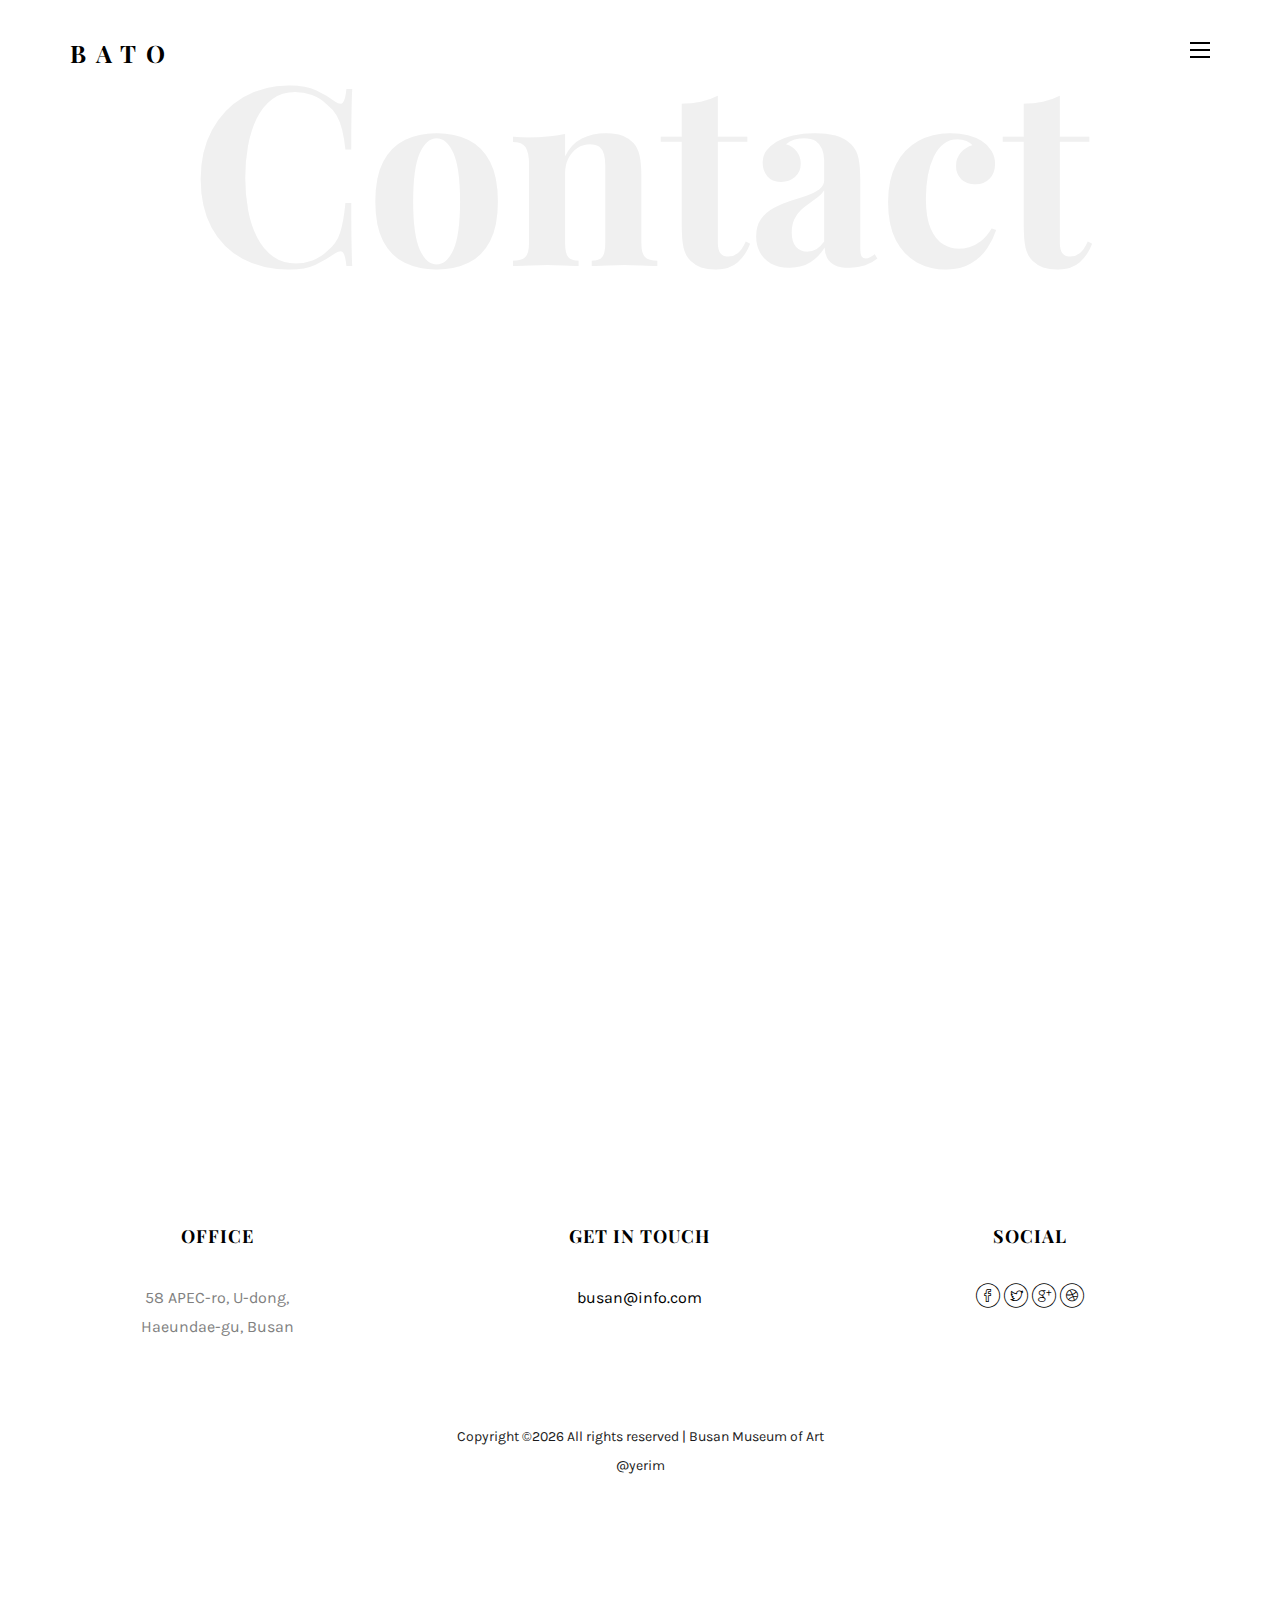
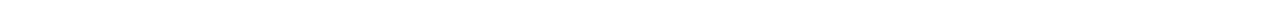
<file: busan/contact.html>
<!DOCTYPE HTML>
<html>
	<head>
	<meta charset="utf-8">
	<meta http-equiv="X-UA-Compatible" content="IE=edge">
	<title>Busan Museum of Art</title>
	<meta name="viewport" content="width=device-width, initial-scale=1">
	<meta name="description" content="" />
	<meta name="keywords" content="" />
	<meta name="author" content="" />

  <!-- Facebook and Twitter integration -->
	<meta property="og:title" content=""/>
	<meta property="og:image" content=""/>
	<meta property="og:url" content=""/>
	<meta property="og:site_name" content=""/>
	<meta property="og:description" content=""/>
	<meta name="twitter:title" content="" />
	<meta name="twitter:image" content="" />
	<meta name="twitter:url" content="" />
	<meta name="twitter:card" content="" />

	<!-- Place favicon.ico and apple-touch-icon.png in the root directory -->
	<link rel="shortcut icon" href="favicon.ico">

	<link href="https://fonts.googleapis.com/css?family=Karla:400,700" rel="stylesheet">
	<link href="https://fonts.googleapis.com/css?family=Playfair+Display:400,400i,700" rel="stylesheet">
	
	<!-- Animate.css -->
	<link rel="stylesheet" href="css/animate.css">
	<!-- Icomoon Icon Fonts-->
	<link rel="stylesheet" href="css/icomoon.css">
	<!-- Bootstrap  -->
	<link rel="stylesheet" href="css/bootstrap.css">
	<!-- Owl Carousel -->
	<link rel="stylesheet" href="css/owl.carousel.min.css">
	<link rel="stylesheet" href="css/owl.theme.default.min.css">
	<!-- Magnific Popup -->
	<link rel="stylesheet" href="css/magnific-popup.css">

	<link rel="stylesheet" href="css/style.css">


	<!-- Modernizr JS -->
	<script src="js/modernizr-2.6.2.min.js"></script>
	<!-- FOR IE9 below -->
	<!--[if lt IE 9]>
	<script src="js/respond.min.js"></script>
	<![endif]-->

	</head>
	<body>

	<nav id="colorlib-main-nav" role="navigation">
		<a href="#" class="js-colorlib-nav-toggle colorlib-nav-toggle active"><i></i></a>
		<div class="js-fullheight colorlib-table">
			<div class="colorlib-table-cell js-fullheight">
				<div class="row">
					<div class="col-md-12">
						<div class="form-group">
							<input type="text" class="form-control" id="search" placeholder="Enter any key to search...">
							<button type="submit" class="btn btn-primary"><i class="icon-search3"></i></button>
						</div>
					</div>
				</div>
				<div class="row">
					<div class="col-md-12">
						<ul>
							<li><a href="index.html">Home</a></li>
							<li><a href="work.html">Work</a></li>
							<li><a href="#">Blog</a></li>
							<li><a href="#">About</a></li>
							<li class="active"><a href="contact.html">Contact</a></li>
						</ul>
					</div>
				</div>
				<div class="row">
					<div class="col-md-12">
						<h2 class="head-title">Gallery</h2>
						<a href="images/img/img_bg_1.jpg" class="gallery image-popup-link text-center" style="background-image: url(images/img/img_bg_1.jpg);">
							<span><i class="icon-search3"></i></span>
						</a>
						<a href="images/img/img_bg_2.jpg" class="gallery image-popup-link text-center" style="background-image: url(images/img/img_bg_2.jpg);">
							<span><i class="icon-search3"></i></span>
						</a>
						<a href="images/img/img_bg_3.jpg" class="gallery image-popup-link text-center" style="background-image: url(images/img/img_bg_3.jpg);">
							<span><i class="icon-search3"></i></span>
						</a>
						<a href="images/work-4.jpg" class="gallery image-popup-link text-center" style="background-image: url(images/work-4.jpg);">
							<span><i class="icon-search3"></i></span>
						</a>
					</div>
				</div>
			</div>
		</div>
	</nav>
	
	<div id="colorlib-page">
		<header>
			<div class="container">
				<div class="row">
					<div class="col-md-12">
						<div class="colorlib-navbar-brand">
							<a class="colorlib-logo" href="index.html">Bato</a>
						</div>
						<a href="#" class="js-colorlib-nav-toggle colorlib-nav-toggle"><i></i></a>
					</div>
				</div>
			</div>
		</header>
		
		<div id="colorlib-contact">
			<div class="container">
				<div class="row text-center">
					<h2 class="bold">Contact</h2>
				</div>
				<div class="row">
					<div class="col-md-12 col-md-offset-0">
						<div class="row">
							<div class="col-md-4 animate-box">
								<h3>My Address</h3>
								<ul class="contact-info">
									<li><span><i class="icon-map5"></i></span>58 APEC-ro, U-dong, Haeundae-gu, Busan</li>
									<li><span><i class="icon-phone4"></i></span>051-744-2602</li>
									<li><span><i class="icon-envelope2"></i></span><a href="#">info@yoursite.com</a></li>
									<li><span><i class="icon-globe3"></i></span><a href="#">art.busan.go.k</a></li>
								</ul>
							</div>
							<div class="col-md-7 col-md-push-1 animate-box">
								<div class="row">
									<div class="col-md-6">
										<div class="form-group">
											<input type="text" class="form-control" placeholder="Name">
										</div>
									</div>
									<div class="col-md-6">
										<div class="form-group">
											<input type="text" class="form-control" placeholder="Email">
										</div>
									</div>
									<div class="col-md-12">
										<div class="form-group">
											<textarea name="" class="form-control" id="" cols="30" rows="7" placeholder="Message"></textarea>
										</div>
									</div>
									<div class="col-md-12">
										<div class="form-group">
											<input type="submit" value="Send Message" class="btn btn-primary btn-submit">
										</div>
									</div>
								</div>
							</div>
						</div>
					</div>
				</div>
			</div>
		</div>
		
		<div id="colorlib-subscribe">
			<div class="overlay"></div>
			<div class="container">
				<div class="row">
					<div class="col-md-8 col-md-offset-2 text-center colorlib-heading animate-box">
						<h2>Subscribe Newsletter</h2>
						<p>Subscribe our newsletter and get latest update</p>
					</div>
				</div>
				<div class="row animate-box">
					<div class="col-md-6 col-md-offset-3">
						<div class="row">
							<div class="col-md-12">
							<form class="form-inline qbstp-header-subscribe">
								<div class="col-three-forth">
									<div class="form-group">
										<input type="text" class="form-control" id="email" placeholder="Enter your email">
									</div>
								</div>
								<div class="col-one-third">
									<div class="form-group">
										<button type="submit" class="btn btn-primary">Subscribe Now</button>
									</div>
								</div>
							</form>
							</div>
						</div>
					</div>
				</div>
			</div>
		</div>

		<footer>
			<div id="footer">
				<div class="container">
					<div class="row">
						<div class="col-md-4 col-pb-sm text-center">
							<div class="row">
								<div class="col-md-10">
									<h2>Office</h2>
									<p>58 APEC-ro, U-dong, <br> Haeundae-gu, Busan </p>
								</div>
							</div>
						</div>
						<div class="col-md-4 col-pb-sm text-center">
							<h2>Get in Touch</h2>
							<p><a href="#">busan@info.com</a></p>
						</div>
						<div class="col-md-4 col-pb-sm text-center">
							<h2>Social</h2>
							<p class="colorlib-social-icons">
								<a href="#"><i class="icon-facebook4"></i></a>
								<a href="#"><i class="icon-twitter3"></i></a>
								<a href="#"><i class="icon-googleplus"></i></a>
								<a href="#"><i class="icon-dribbble2"></i></a>
							</p>
						</div>
					</div>
					<div class="row">
						<div class="col-md-12 text-center">
							<p>
								<span class="block"><!-- Link back to Colorlib can't be removed. Template is licensed under CC BY 3.0. -->
Copyright &copy;<script>document.write(new Date().getFullYear());</script> All rights reserved | Busan Museum of Art<br></span> 
								<span class="block">@yerim</span>
							</p>
						</div>
					</div>
				</div>
			</div>
		</footer>
	
	</div>

	<!-- jQuery -->
	<script src="js/jquery.min.js"></script>
	<!-- jQuery Easing -->
	<script src="js/jquery.easing.1.3.js"></script>
	<!-- Bootstrap -->
	<script src="js/bootstrap.min.js"></script>
	<!-- Waypoints -->
	<script src="js/jquery.waypoints.min.js"></script>
	<!-- Owl Carousel -->
	<script src="js/owl.carousel.min.js"></script>
	<!-- Magnific Popup -->
	<script src="js/jquery.magnific-popup.min.js"></script>
	<script src="js/magnific-popup-options.js"></script>

	<!-- Main JS (Do not remove) -->
	<script src="js/main.js"></script>

	</body>
</html>
</file>
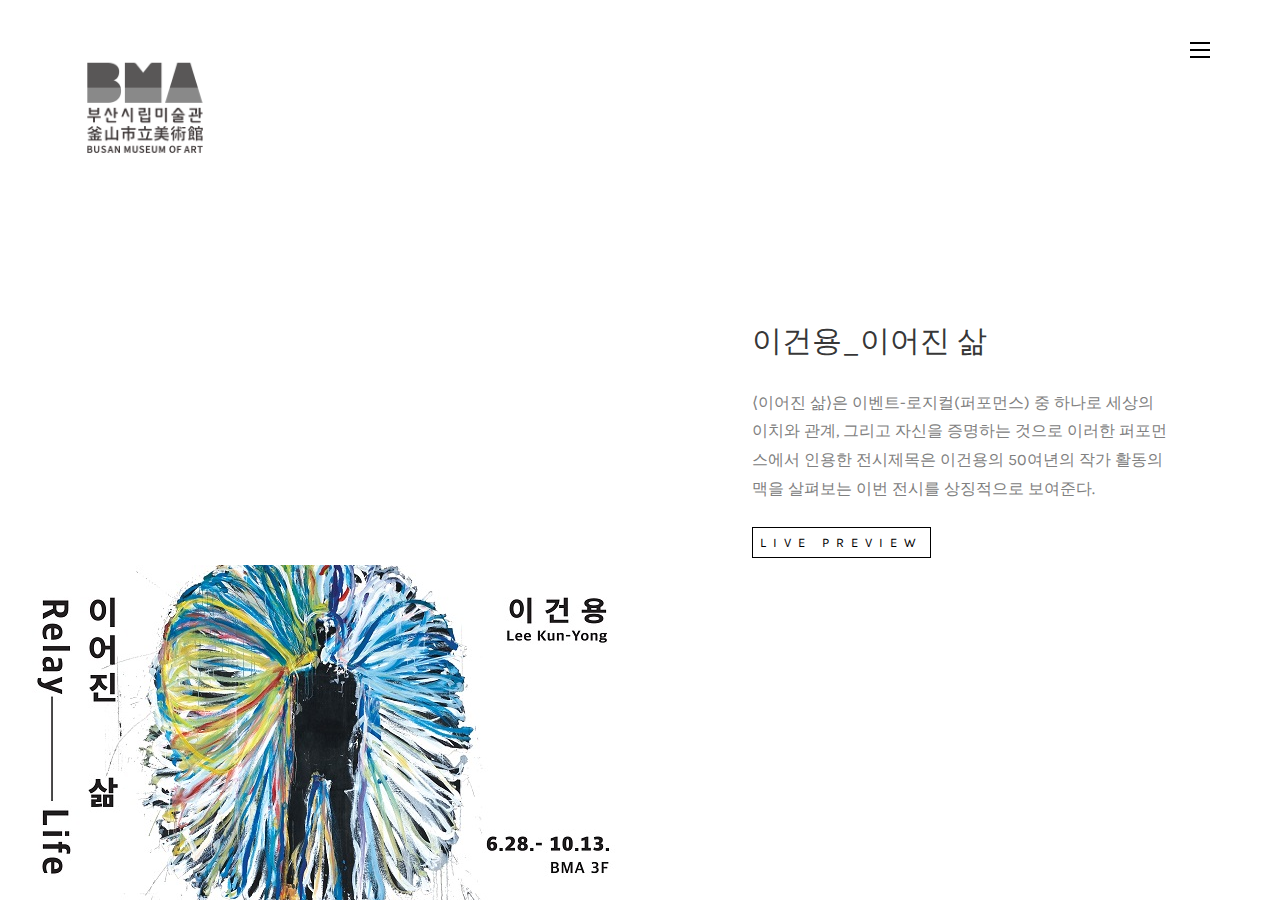
<file: busan/work-single_1.html>
<!DOCTYPE HTML>
<html>
	<head>
	<meta charset="utf-8">
	<meta http-equiv="X-UA-Compatible" content="IE=edge">
	<title>Busan Museum of Art</title>
	<meta name="viewport" content="width=device-width, initial-scale=1">
	<meta name="description" content="" />
	<meta name="keywords" content="" />
	<meta name="author" content="" />

  <!-- Facebook and Twitter integration -->
	<meta property="og:title" content=""/>
	<meta property="og:image" content=""/>
	<meta property="og:url" content=""/>
	<meta property="og:site_name" content=""/>
	<meta property="og:description" content=""/>
	<meta name="twitter:title" content="" />
	<meta name="twitter:image" content="" />
	<meta name="twitter:url" content="" />
	<meta name="twitter:card" content="" />

	<!-- Place favicon.ico and apple-touch-icon.png in the root directory -->
	<link rel="shortcut icon" href="favicon.ico">

	<link href="https://fonts.googleapis.com/css?family=Karla:400,700" rel="stylesheet">
	<link href="https://fonts.googleapis.com/css?family=Playfair+Display:400,400i,700" rel="stylesheet">
	
	<!-- Animate.css -->
	<link rel="stylesheet" href="css/animate.css">
	<!-- Icomoon Icon Fonts-->
	<link rel="stylesheet" href="css/icomoon.css">
	<!-- Bootstrap  -->
	<link rel="stylesheet" href="css/bootstrap.css">
	<!-- Owl Carousel -->
	<link rel="stylesheet" href="css/owl.carousel.min.css">
	<link rel="stylesheet" href="css/owl.theme.default.min.css">
	<!-- Magnific Popup -->
	<link rel="stylesheet" href="css/magnific-popup.css">

	<link rel="stylesheet" href="css/style.css">


	<!-- Modernizr JS -->
	<script src="js/modernizr-2.6.2.min.js"></script>
	<!-- FOR IE9 below -->
	<!--[if lt IE 9]>
	<script src="js/respond.min.js"></script>
	<![endif]-->

	</head>
	<body>

	<nav id="colorlib-main-nav" role="navigation">
		<a href="#" class="js-colorlib-nav-toggle colorlib-nav-toggle active"><i></i></a>
		<div class="js-fullheight colorlib-table">
			<div class="colorlib-table-cell js-fullheight">
				<div class="row">
					<div class="col-md-12">
						<div class="form-group">
							<input type="text" class="form-control" id="search" placeholder="Enter any key to search...">
							<button type="submit" class="btn btn-primary"><i class="icon-search3"></i></button>
						</div>
					</div>
				</div>
				<div class="row">
					<div class="col-md-12">
						<ul>
							<li><a href="index.html">Home</a></li>
							<li class="active"><a href="work.html">Work</a></li>
							<li><a href="#">Blog</a></li>
							<li><a href="#">About</a></li>
							<li><a href="contact.html">Contact</a></li>
						</ul>
					</div>
				</div>
				<div class="row">
					<div class="col-md-12">
						<h2 class="head-title">Gallery</h2>
						<a href="images/img/img_bg_1.jpg" class="gallery image-popup-link text-center" style="background-image: url(images/img/img_bg_1.jpg);">
							<span><i class="icon-search3"></i></span>
						</a>
						<a href="images/img/img_bg_2.jpg" class="gallery image-popup-link text-center" style="background-image: url(images/img/img_bg_2.jpg);">
							<span><i class="icon-search3"></i></span>
						</a>
						<a href="images/img/img_bg_3.jpg" class="gallery image-popup-link text-center" style="background-image: url(images/img/img_bg_3.jpg);">
							<span><i class="icon-search3"></i></span>
						</a>
						<a href="images/work-4.jpg" class="gallery image-popup-link text-center" style="background-image: url(images/work-4.jpg);">
							<span><i class="icon-search3"></i></span>
						</a>
					</div>
				</div>
			</div>
		</div>
	</nav>
	
	<div id="colorlib-page">
		<header>
			<div class="container">
				<div class="row">
					<div class="col-md-12">
						<div class="colorlib-navbar-brand">
							<a class="colorlib-logo" href="index.html"><img src="images/img/bma_logo.png" alt="" id="logo"></a>
						</div>
						<a href="#" class="js-colorlib-nav-toggle colorlib-nav-toggle"><i></i></a>
					</div>
				</div>
			</div>
		</header>
		
		<div class="work-single-flex js-fullheight">
			<div class="col-half js-full-height work-img" style="background-image: url(images/img/relay_life.jpg);"></div>
			<div class="col-half js-fullheight">
				<div class="display-t js-fullheight">
					<div class="display-tc js-fullheight">
						<div class="work-desc">
							<h2>이건용_이어진 삶</h2>
							<p>⟨이어진 삶⟩은 이벤트-로지컬(퍼포먼스) 중 하나로 세상의 이치와 관계, 그리고 자신을 증명하는 것으로 이러한 퍼포먼스에서 인용한 전시제목은 이건용의 50여년의 작가 활동의 맥을 살펴보는 이번 전시를 상징적으로 보여준다.</p>
							<p><a href="#" class="btn-preview">Live Preview</a></p>
						</div>
					</div>
				</div>
			</div>
		</div>
	
	</div>

	<!-- jQuery -->
	<script src="js/jquery.min.js"></script>
	<!-- jQuery Easing -->
	<script src="js/jquery.easing.1.3.js"></script>
	<!-- Bootstrap -->
	<script src="js/bootstrap.min.js"></script>
	<!-- Waypoints -->
	<script src="js/jquery.waypoints.min.js"></script>
	<!-- Owl Carousel -->
	<script src="js/owl.carousel.min.js"></script>
	<!-- Magnific Popup -->
	<script src="js/jquery.magnific-popup.min.js"></script>
	<script src="js/magnific-popup-options.js"></script>

	<!-- Main JS (Do not remove) -->
	<script src="js/main.js"></script>

	</body>
</html>
</file>
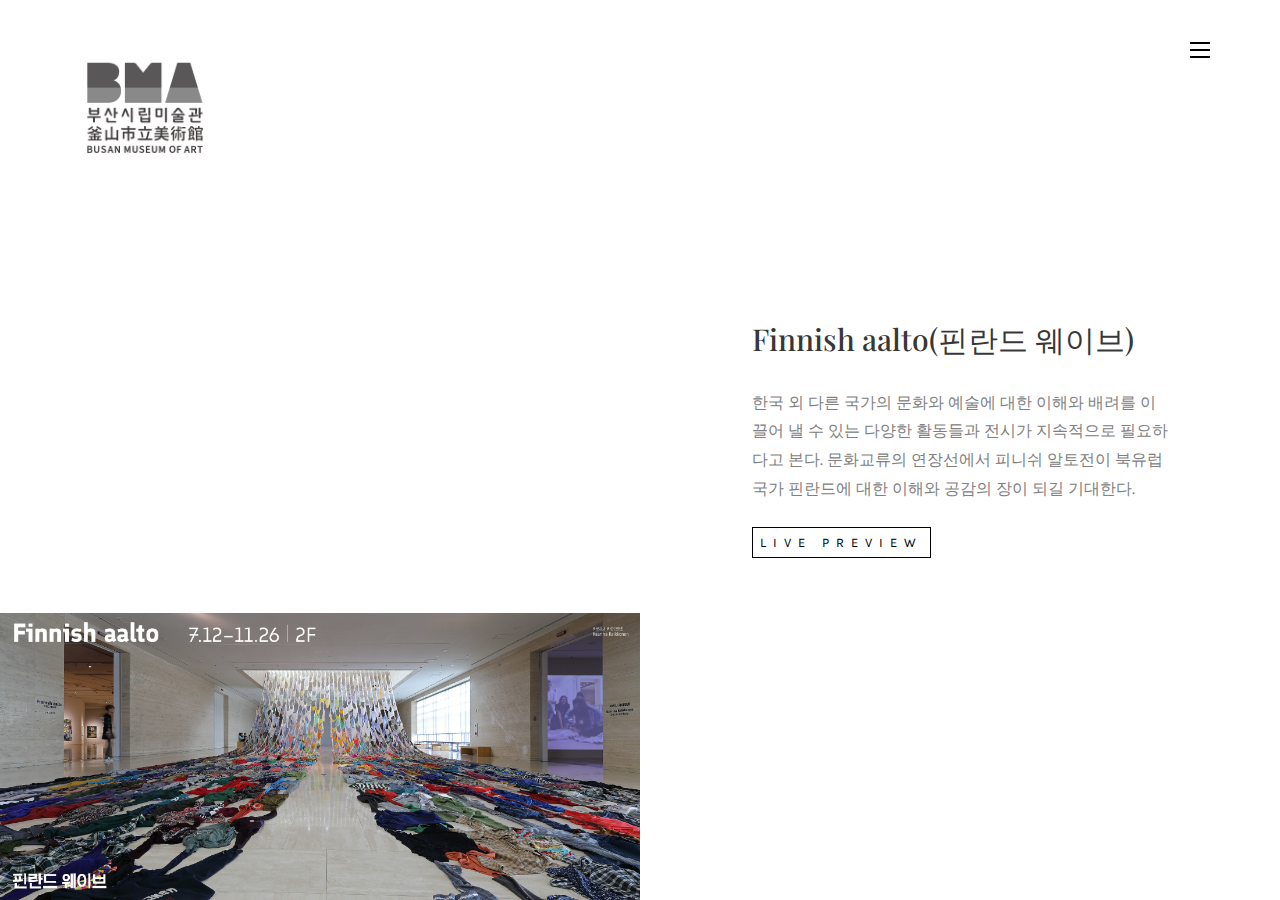
<file: busan/work-single_2.html>
<!DOCTYPE HTML>
<html>
	<head>
	<meta charset="utf-8">
	<meta http-equiv="X-UA-Compatible" content="IE=edge">
	<title>Busan Museum of Art</title>
	<meta name="viewport" content="width=device-width, initial-scale=1">
	<meta name="description" content="" />
	<meta name="keywords" content="" />
	<meta name="author" content="" />

  <!-- Facebook and Twitter integration -->
	<meta property="og:title" content=""/>
	<meta property="og:image" content=""/>
	<meta property="og:url" content=""/>
	<meta property="og:site_name" content=""/>
	<meta property="og:description" content=""/>
	<meta name="twitter:title" content="" />
	<meta name="twitter:image" content="" />
	<meta name="twitter:url" content="" />
	<meta name="twitter:card" content="" />

	<!-- Place favicon.ico and apple-touch-icon.png in the root directory -->
	<link rel="shortcut icon" href="favicon.ico">

	<link href="https://fonts.googleapis.com/css?family=Karla:400,700" rel="stylesheet">
	<link href="https://fonts.googleapis.com/css?family=Playfair+Display:400,400i,700" rel="stylesheet">
	
	<!-- Animate.css -->
	<link rel="stylesheet" href="css/animate.css">
	<!-- Icomoon Icon Fonts-->
	<link rel="stylesheet" href="css/icomoon.css">
	<!-- Bootstrap  -->
	<link rel="stylesheet" href="css/bootstrap.css">
	<!-- Owl Carousel -->
	<link rel="stylesheet" href="css/owl.carousel.min.css">
	<link rel="stylesheet" href="css/owl.theme.default.min.css">
	<!-- Magnific Popup -->
	<link rel="stylesheet" href="css/magnific-popup.css">

	<link rel="stylesheet" href="css/style.css">


	<!-- Modernizr JS -->
	<script src="js/modernizr-2.6.2.min.js"></script>
	<!-- FOR IE9 below -->
	<!--[if lt IE 9]>
	<script src="js/respond.min.js"></script>
	<![endif]-->

	</head>
	<body>

	<nav id="colorlib-main-nav" role="navigation">
		<a href="#" class="js-colorlib-nav-toggle colorlib-nav-toggle active"><i></i></a>
		<div class="js-fullheight colorlib-table">
			<div class="colorlib-table-cell js-fullheight">
				<div class="row">
					<div class="col-md-12">
						<div class="form-group">
							<input type="text" class="form-control" id="search" placeholder="Enter any key to search...">
							<button type="submit" class="btn btn-primary"><i class="icon-search3"></i></button>
						</div>
					</div>
				</div>
				<div class="row">
					<div class="col-md-12">
						<ul>
							<li><a href="index.html">Home</a></li>
							<li class="active"><a href="work.html">Work</a></li>
							<li><a href="#">Blog</a></li>
							<li><a href="#">About</a></li>
							<li><a href="contact.html">Contact</a></li>
						</ul>
					</div>
				</div>
				<div class="row">
					<div class="col-md-12">
						<h2 class="head-title">Gallery</h2>
						<a href="images/img/img_bg_1.jpg" class="gallery image-popup-link text-center" style="background-image: url(images/img/img_bg_1.jpg);">
							<span><i class="icon-search3"></i></span>
						</a>
						<a href="images/img/img_bg_2.jpg" class="gallery image-popup-link text-center" style="background-image: url(images/img/img_bg_2.jpg);">
							<span><i class="icon-search3"></i></span>
						</a>
						<a href="images/img/img_bg_3.jpg" class="gallery image-popup-link text-center" style="background-image: url(images/img/img_bg_3.jpg);">
							<span><i class="icon-search3"></i></span>
						</a>
						<a href="images/work-4.jpg" class="gallery image-popup-link text-center" style="background-image: url(images/work-4.jpg);">
							<span><i class="icon-search3"></i></span>
						</a>
					</div>
				</div>
			</div>
		</div>
	</nav>
	
	<div id="colorlib-page">
		<header>
			<div class="container">
				<div class="row">
					<div class="col-md-12">
						<div class="colorlib-navbar-brand">
							<a class="colorlib-logo" href="index.html"><img src="images/img/bma_logo.png" alt="" id="logo"></a>
						</div>
						<a href="#" class="js-colorlib-nav-toggle colorlib-nav-toggle"><i></i></a>
					</div>
				</div>
			</div>
		</header>
		
		<div class="work-single-flex js-fullheight">
			<div class="col-half js-full-height work-img" style="background-image: url(images/img/finnish.png);"></div>
			<div class="col-half js-fullheight">
				<div class="display-t js-fullheight">
					<div class="display-tc js-fullheight">
						<div class="work-desc">
							<h2>Finnish aalto(핀란드 웨이브)</h2>
							<p>한국 외 다른 국가의 문화와 예술에 대한 이해와 배려를 이끌어 낼 수 있는 다양한 활동들과 전시가 지속적으로 필요하다고 본다. 문화교류의 연장선에서 피니쉬 알토전이 북유럽 국가 핀란드에 대한 이해와 공감의 장이 되길 기대한다.</p>
							<p><a href="#" class="btn-preview">Live Preview</a></p>
						</div>
					</div>
				</div>
			</div>
		</div>
	
	</div>

	<!-- jQuery -->
	<script src="js/jquery.min.js"></script>
	<!-- jQuery Easing -->
	<script src="js/jquery.easing.1.3.js"></script>
	<!-- Bootstrap -->
	<script src="js/bootstrap.min.js"></script>
	<!-- Waypoints -->
	<script src="js/jquery.waypoints.min.js"></script>
	<!-- Owl Carousel -->
	<script src="js/owl.carousel.min.js"></script>
	<!-- Magnific Popup -->
	<script src="js/jquery.magnific-popup.min.js"></script>
	<script src="js/magnific-popup-options.js"></script>

	<!-- Main JS (Do not remove) -->
	<script src="js/main.js"></script>

	</body>
</html>
</file>
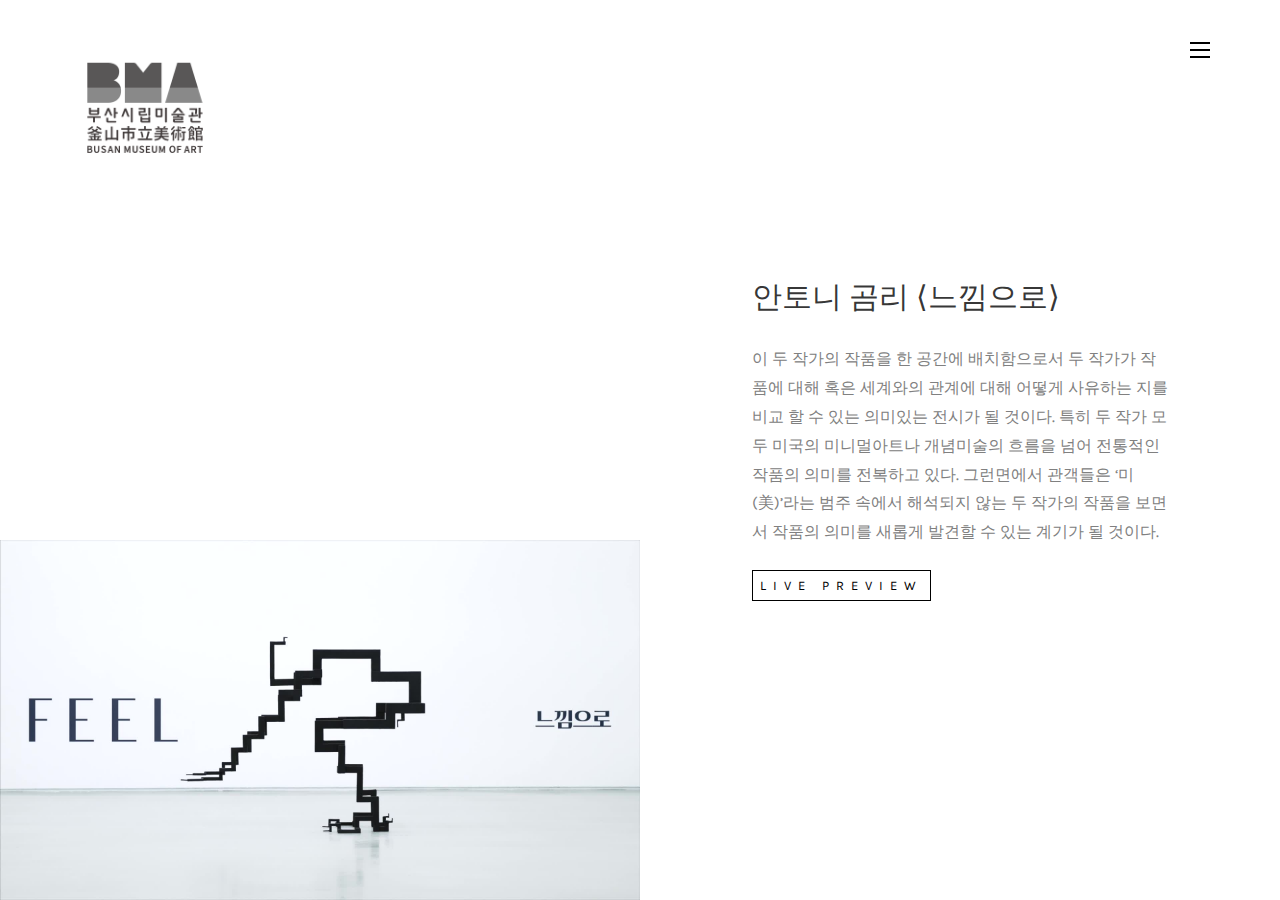
<file: busan/work-single_3.html>
<!DOCTYPE HTML>
<html>
	<head>
	<meta charset="utf-8">
	<meta http-equiv="X-UA-Compatible" content="IE=edge">
	<title>Busan Museum of Art</title>
	<meta name="viewport" content="width=device-width, initial-scale=1">
	<meta name="description" content="" />
	<meta name="keywords" content="" />
	<meta name="author" content="" />

  <!-- Facebook and Twitter integration -->
	<meta property="og:title" content=""/>
	<meta property="og:image" content=""/>
	<meta property="og:url" content=""/>
	<meta property="og:site_name" content=""/>
	<meta property="og:description" content=""/>
	<meta name="twitter:title" content="" />
	<meta name="twitter:image" content="" />
	<meta name="twitter:url" content="" />
	<meta name="twitter:card" content="" />

	<!-- Place favicon.ico and apple-touch-icon.png in the root directory -->
	<link rel="shortcut icon" href="favicon.ico">

	<link href="https://fonts.googleapis.com/css?family=Karla:400,700" rel="stylesheet">
	<link href="https://fonts.googleapis.com/css?family=Playfair+Display:400,400i,700" rel="stylesheet">
	
	<!-- Animate.css -->
	<link rel="stylesheet" href="css/animate.css">
	<!-- Icomoon Icon Fonts-->
	<link rel="stylesheet" href="css/icomoon.css">
	<!-- Bootstrap  -->
	<link rel="stylesheet" href="css/bootstrap.css">
	<!-- Owl Carousel -->
	<link rel="stylesheet" href="css/owl.carousel.min.css">
	<link rel="stylesheet" href="css/owl.theme.default.min.css">
	<!-- Magnific Popup -->
	<link rel="stylesheet" href="css/magnific-popup.css">

	<link rel="stylesheet" href="css/style.css">


	<!-- Modernizr JS -->
	<script src="js/modernizr-2.6.2.min.js"></script>
	<!-- FOR IE9 below -->
	<!--[if lt IE 9]>
	<script src="js/respond.min.js"></script>
	<![endif]-->

	</head>
	<body>

	<nav id="colorlib-main-nav" role="navigation">
		<a href="#" class="js-colorlib-nav-toggle colorlib-nav-toggle active"><i></i></a>
		<div class="js-fullheight colorlib-table">
			<div class="colorlib-table-cell js-fullheight">
				<div class="row">
					<div class="col-md-12">
						<div class="form-group">
							<input type="text" class="form-control" id="search" placeholder="Enter any key to search...">
							<button type="submit" class="btn btn-primary"><i class="icon-search3"></i></button>
						</div>
					</div>
				</div>
				<div class="row">
					<div class="col-md-12">
						<ul>
							<li><a href="index.html">Home</a></li>
							<li class="active"><a href="work.html">Work</a></li>
							<li><a href="#">Blog</a></li>
							<li><a href="#">About</a></li>
							<li><a href="contact.html">Contact</a></li>
						</ul>
					</div>
				</div>
				<div class="row">
					<div class="col-md-12">
						<h2 class="head-title">Gallery</h2>
						<a href="images/img/img_bg_1.jpg" class="gallery image-popup-link text-center" style="background-image: url(images/img/img_bg_1.jpg);">
							<span><i class="icon-search3"></i></span>
						</a>
						<a href="images/img/img_bg_2.jpg" class="gallery image-popup-link text-center" style="background-image: url(images/img/img_bg_2.jpg);">
							<span><i class="icon-search3"></i></span>
						</a>
						<a href="images/img/img_bg_3.jpg" class="gallery image-popup-link text-center" style="background-image: url(images/img/img_bg_3.jpg);">
							<span><i class="icon-search3"></i></span>
						</a>
						<a href="images/work-4.jpg" class="gallery image-popup-link text-center" style="background-image: url(images/work-4.jpg);">
							<span><i class="icon-search3"></i></span>
						</a>
					</div>
				</div>
			</div>
		</div>
	</nav>
	
	<div id="colorlib-page">
		<header>
			<div class="container">
				<div class="row">
					<div class="col-md-12">
						<div class="colorlib-navbar-brand">
							<a class="colorlib-logo" href="index.html"><img src="images/img/bma_logo.png" alt="" id="logo"></a>
						</div>
						<a href="#" class="js-colorlib-nav-toggle colorlib-nav-toggle"><i></i></a>
					</div>
				</div>
			</div>
		</header>
		
		<div class="work-single-flex js-fullheight">
			<div class="col-half js-full-height work-img" style="background-image: url(images/img/feel.jpg);"></div>
			<div class="col-half js-fullheight">
				<div class="display-t js-fullheight">
					<div class="display-tc js-fullheight">
						<div class="work-desc">
							<h2>안토니 곰리 ⟨느낌으로⟩</h2>
							<p>이 두 작가의 작품을 한 공간에 배치함으로서 두 작가가 작품에 대해 혹은 세계와의 관계에 대해 어떻게 사유하는 지를 비교 할 수 있는 의미있는 전시가 될 것이다. 특히 두 작가 모두 미국의 미니멀아트나 개념미술의 흐름을 넘어 전통적인 작품의 의미를 전복하고 있다. 그런면에서 관객들은 ‘미(美)’라는 범주 속에서 해석되지 않는 두 작가의 작품을 보면서 작품의 의미를 새롭게 발견할 수 있는 계기가 될 것이다.</p>
							<p><a href="#" class="btn-preview">Live Preview</a></p>
						</div>
					</div>
				</div>
			</div>
		</div>
	
	</div>

	<!-- jQuery -->
	<script src="js/jquery.min.js"></script>
	<!-- jQuery Easing -->
	<script src="js/jquery.easing.1.3.js"></script>
	<!-- Bootstrap -->
	<script src="js/bootstrap.min.js"></script>
	<!-- Waypoints -->
	<script src="js/jquery.waypoints.min.js"></script>
	<!-- Owl Carousel -->
	<script src="js/owl.carousel.min.js"></script>
	<!-- Magnific Popup -->
	<script src="js/jquery.magnific-popup.min.js"></script>
	<script src="js/magnific-popup-options.js"></script>

	<!-- Main JS (Do not remove) -->
	<script src="js/main.js"></script>

	</body>
</html>
</file>
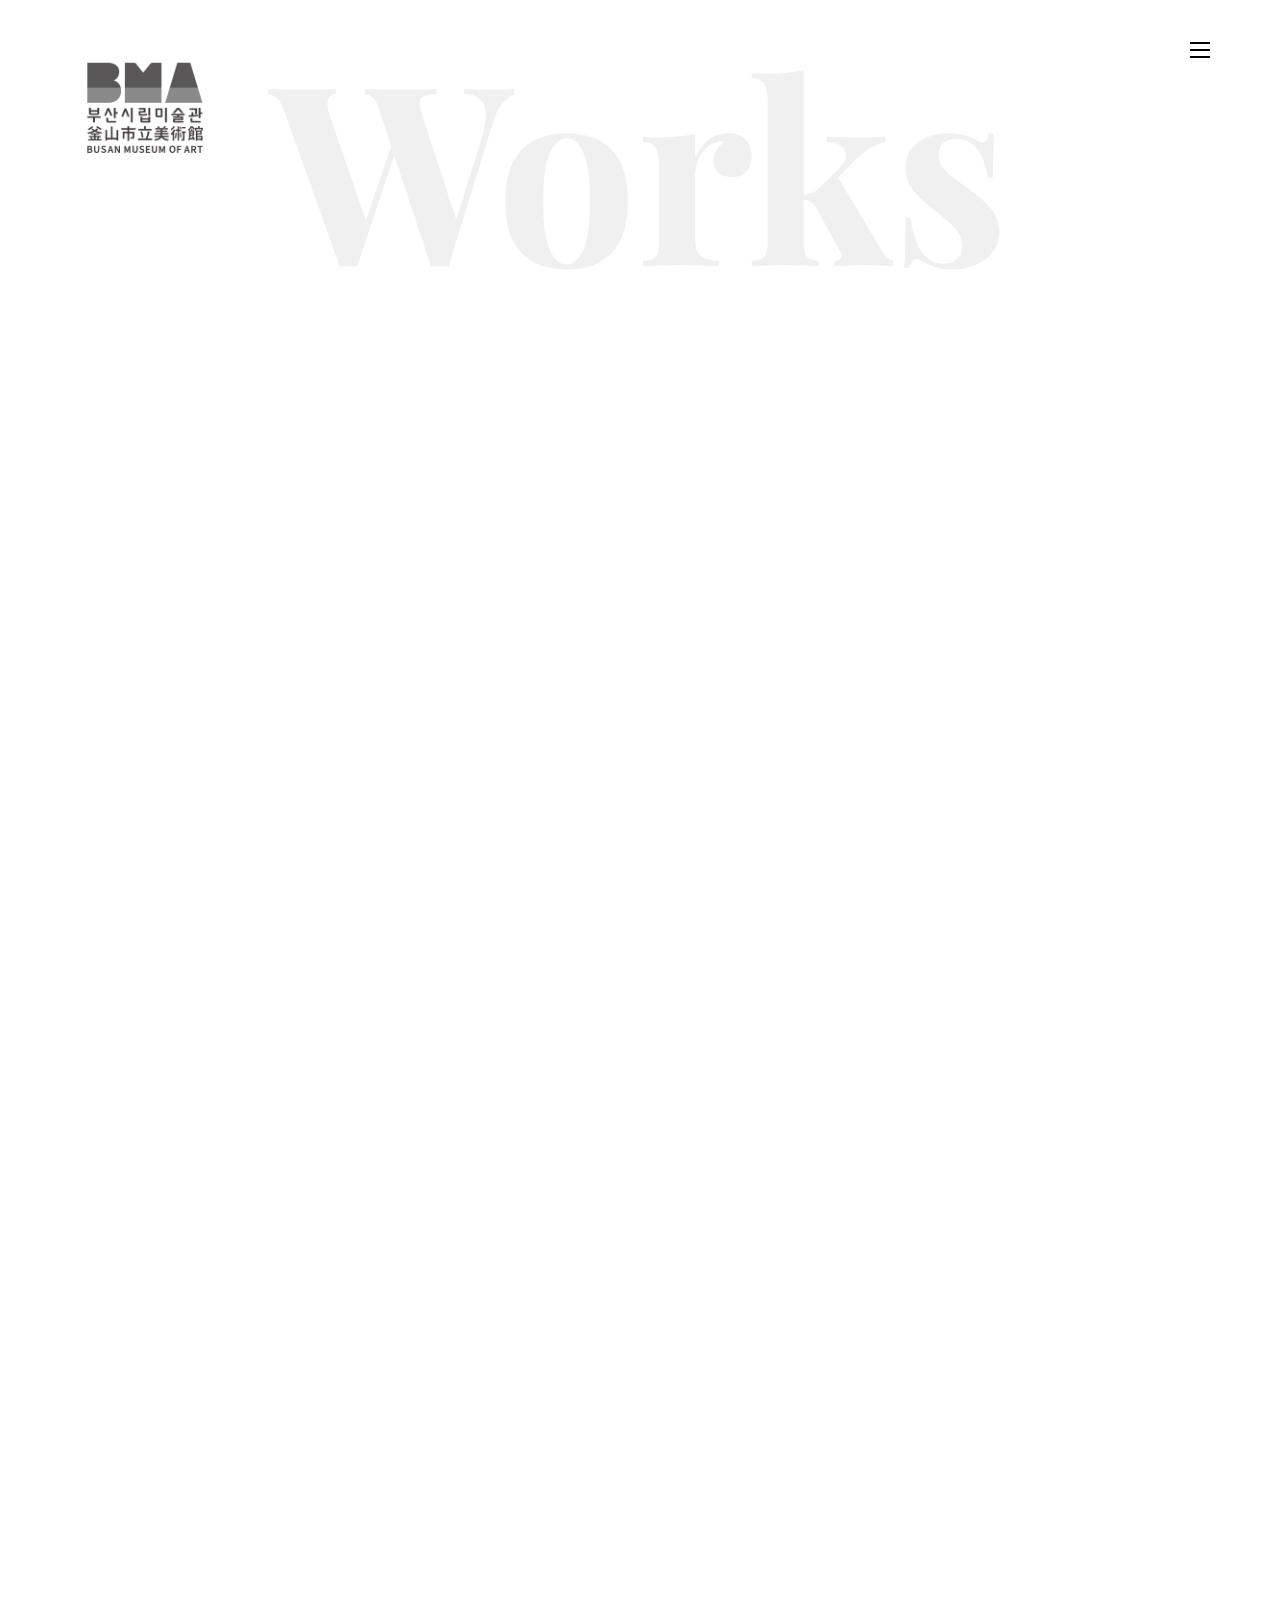
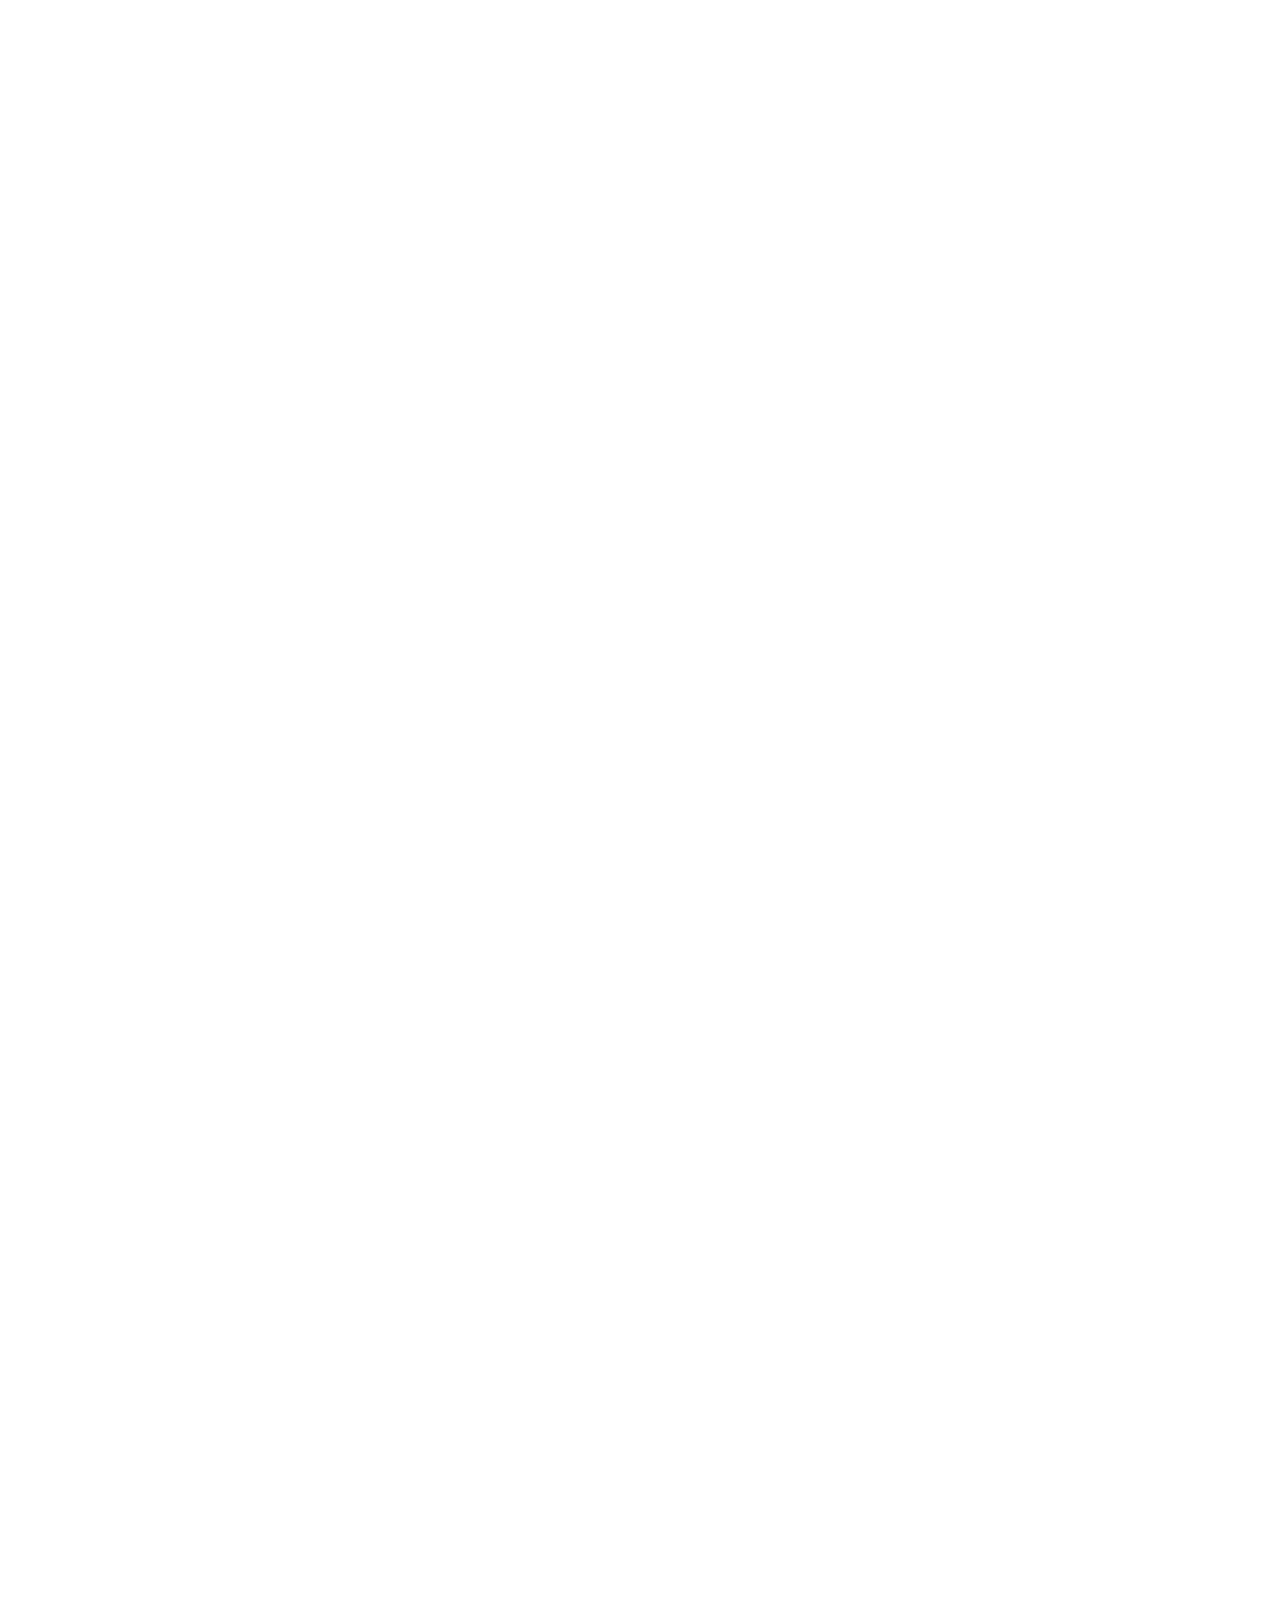
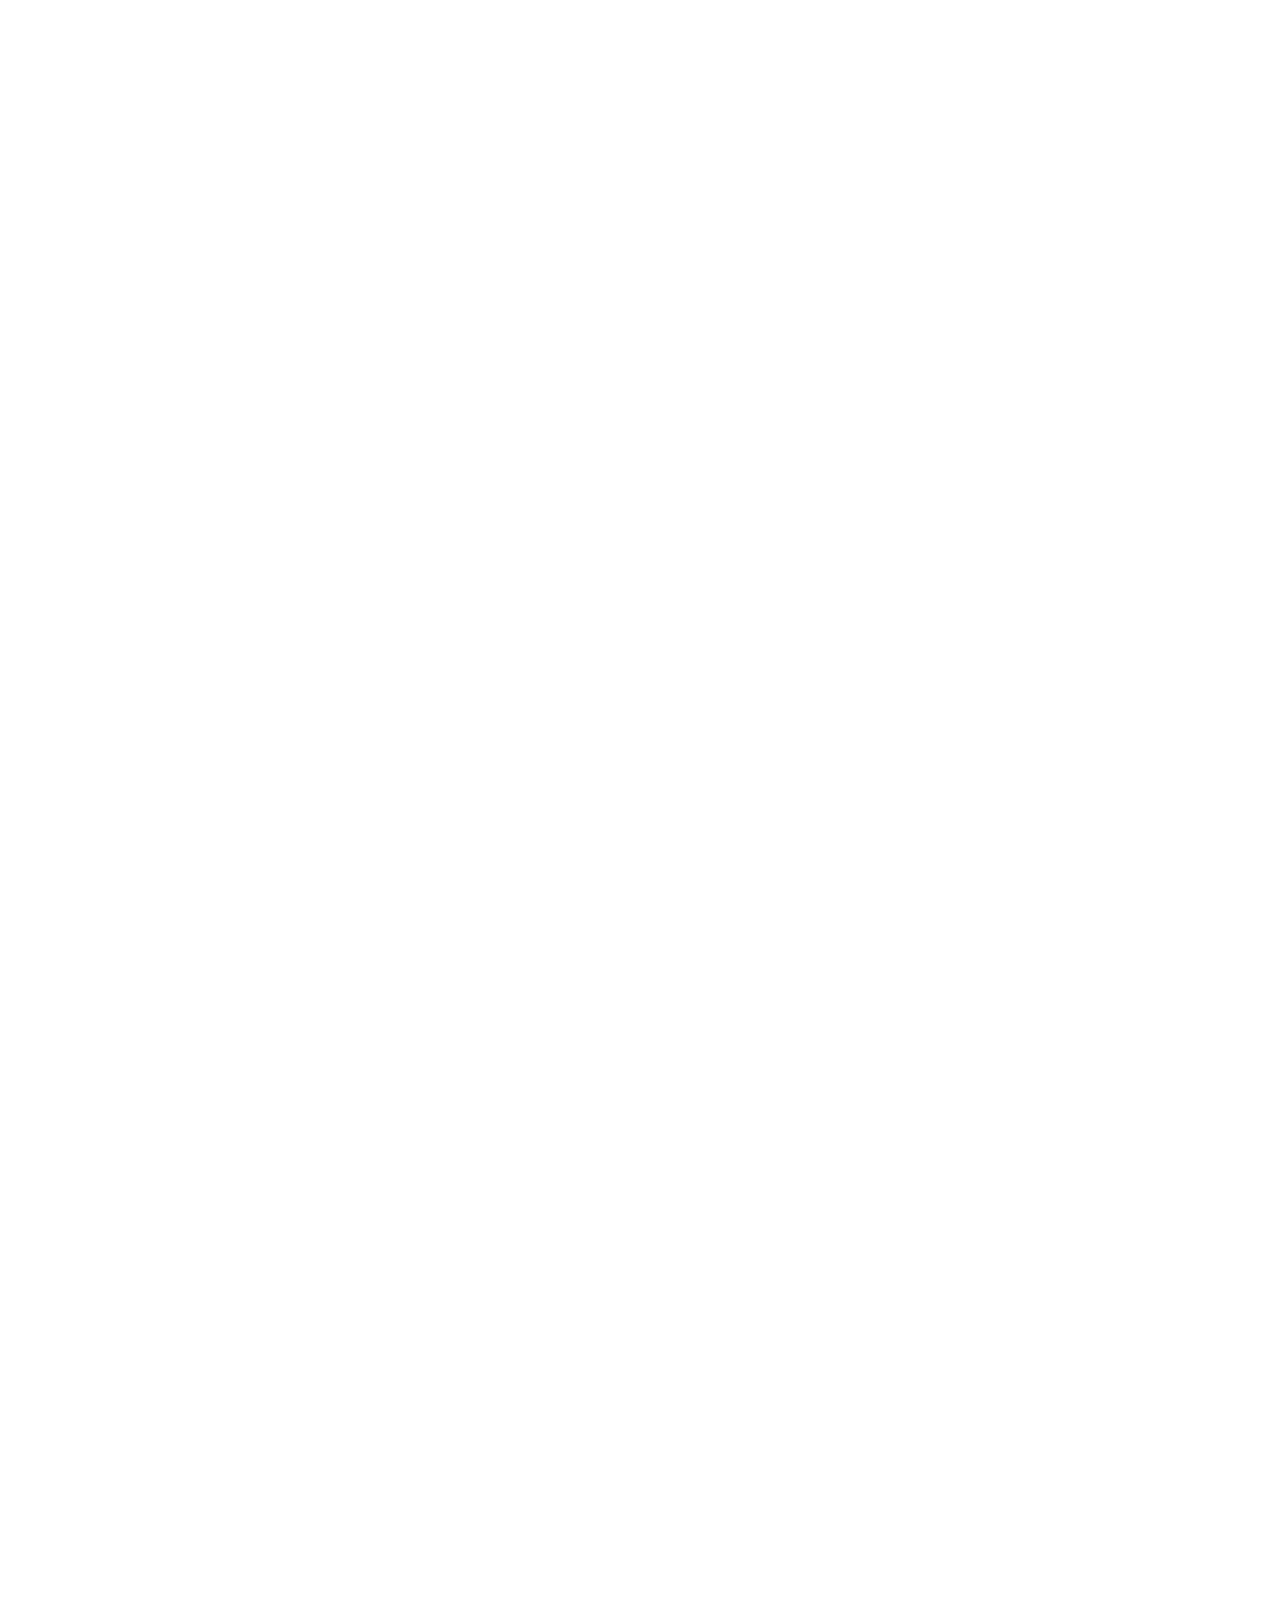
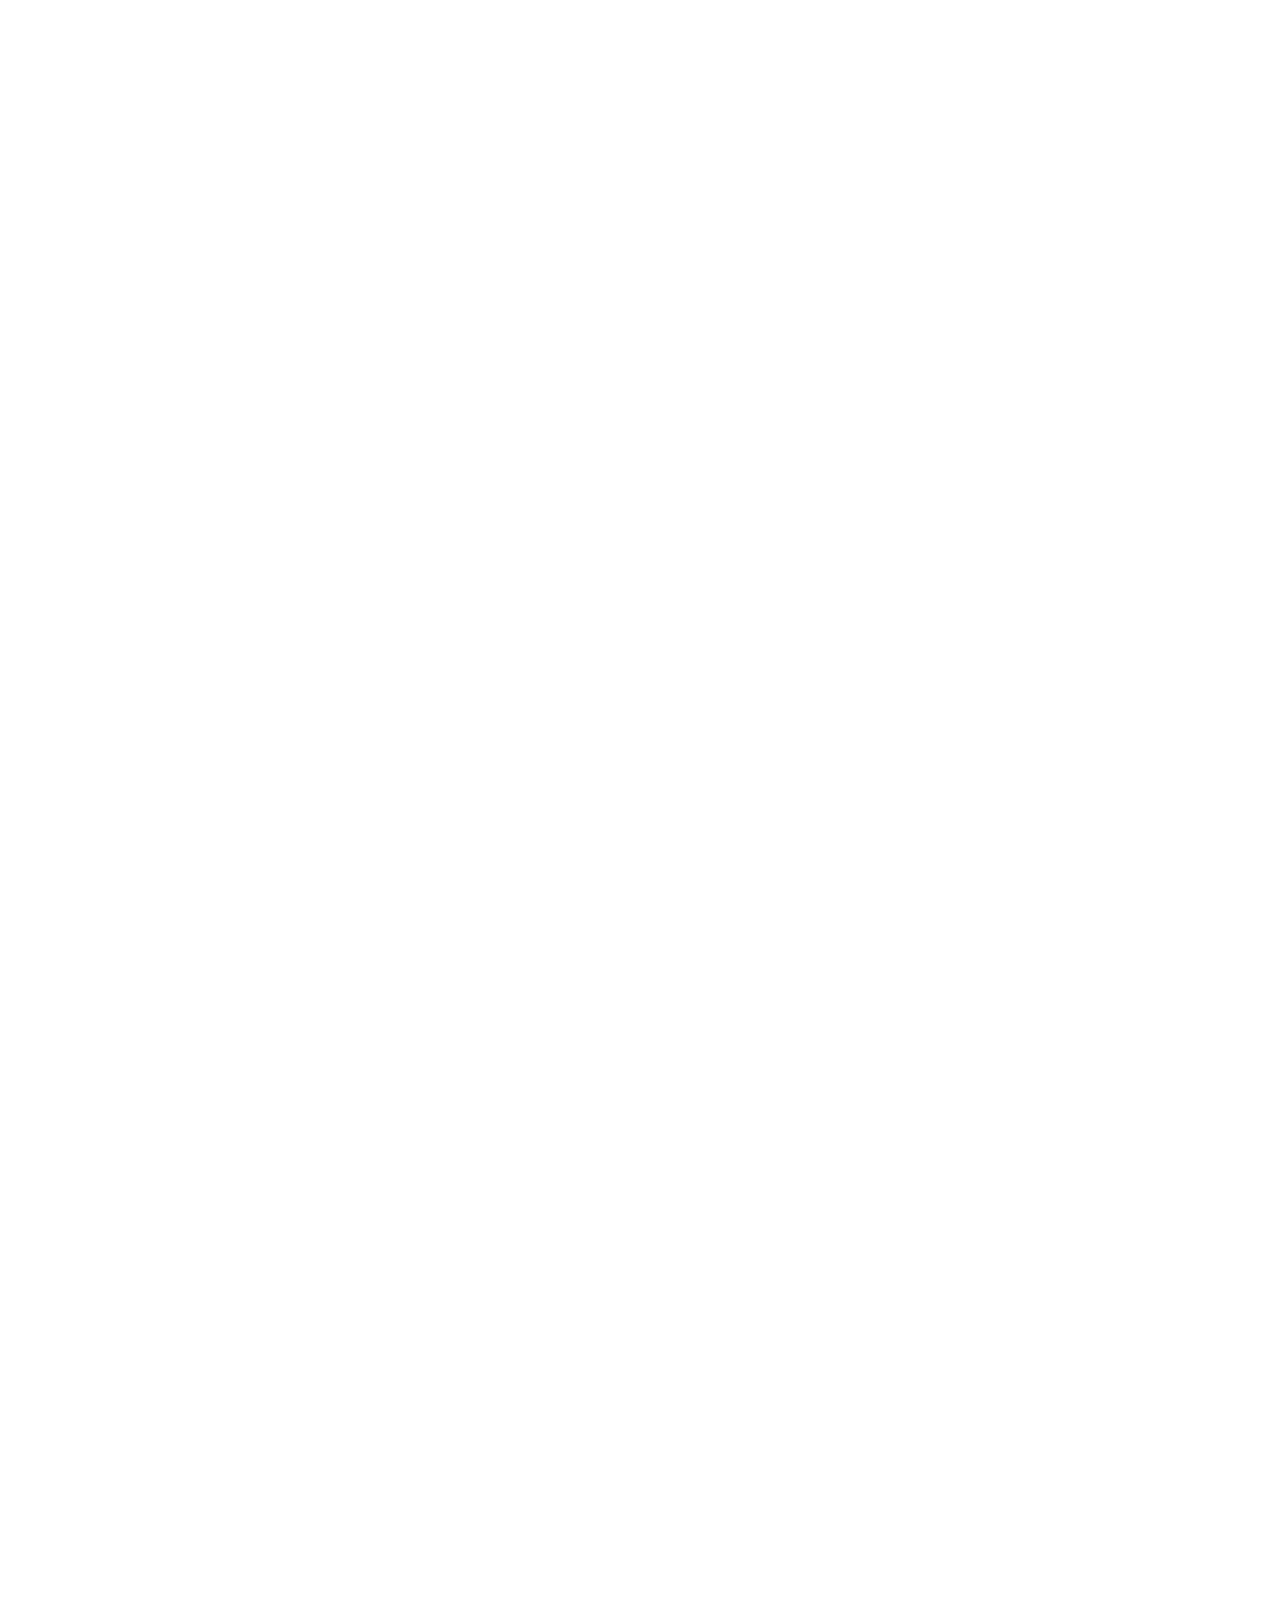
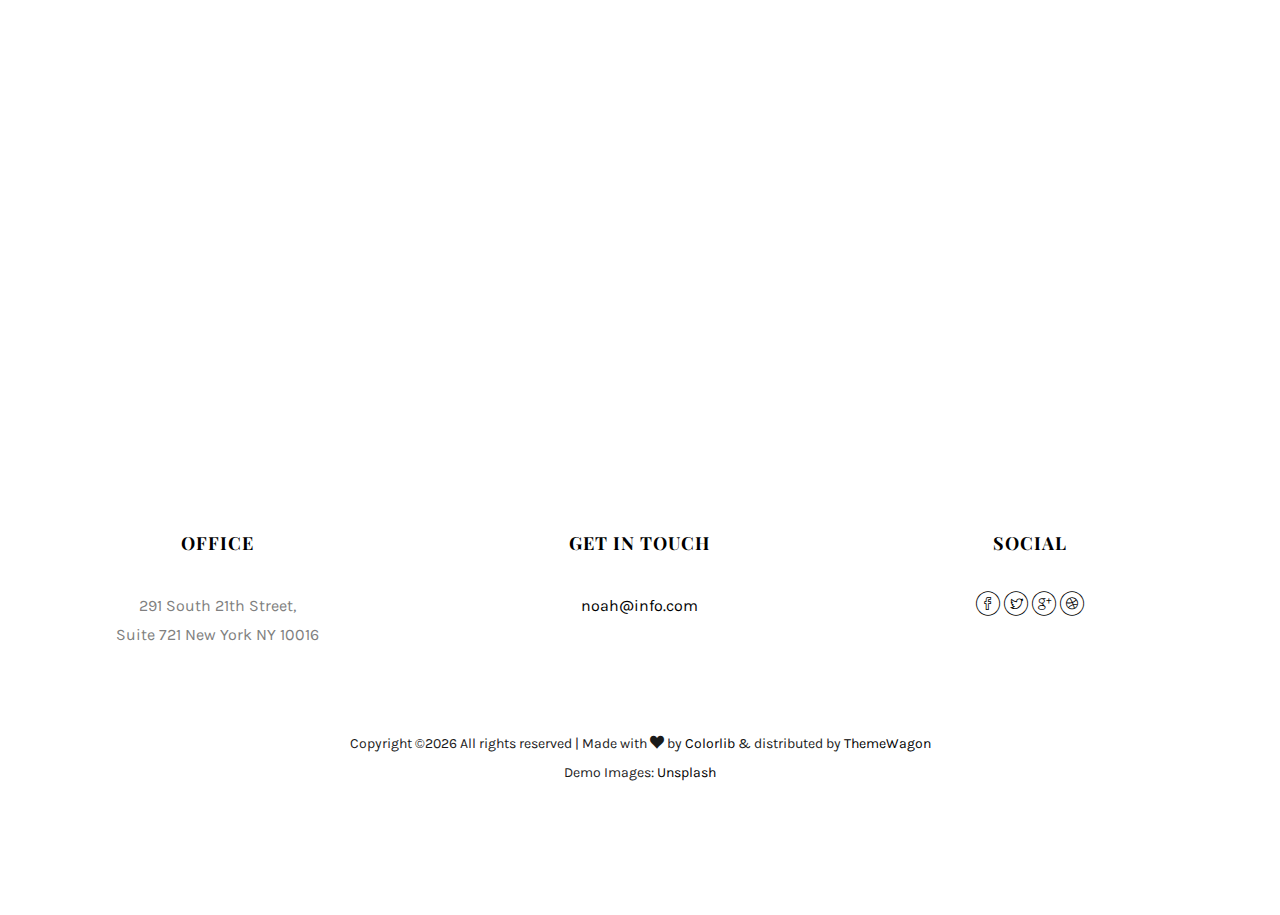
<file: busan/work.html>
<!DOCTYPE HTML>
<html>
	<head>
	<meta charset="utf-8">
	<meta http-equiv="X-UA-Compatible" content="IE=edge">
	<title>Busan Museum of Art</title>
	<meta name="viewport" content="width=device-width, initial-scale=1">
	<meta name="description" content="" />
	<meta name="keywords" content="" />
	<meta name="author" content="" />

  <!-- Facebook and Twitter integration -->
	<meta property="og:title" content=""/>
	<meta property="og:image" content=""/>
	<meta property="og:url" content=""/>
	<meta property="og:site_name" content=""/>
	<meta property="og:description" content=""/>
	<meta name="twitter:title" content="" />
	<meta name="twitter:image" content="" />
	<meta name="twitter:url" content="" />
	<meta name="twitter:card" content="" />

	<!-- Place favicon.ico and apple-touch-icon.png in the root directory -->
	<link rel="shortcut icon" href="favicon.ico">

	<link href="https://fonts.googleapis.com/css?family=Karla:400,700" rel="stylesheet">
	<link href="https://fonts.googleapis.com/css?family=Playfair+Display:400,400i,700" rel="stylesheet">
	
	<!-- Animate.css -->
	<link rel="stylesheet" href="css/animate.css">
	<!-- Icomoon Icon Fonts-->
	<link rel="stylesheet" href="css/icomoon.css">
	<!-- Bootstrap  -->
	<link rel="stylesheet" href="css/bootstrap.css">
	<!-- Owl Carousel -->
	<link rel="stylesheet" href="css/owl.carousel.min.css">
	<link rel="stylesheet" href="css/owl.theme.default.min.css">
	<!-- Magnific Popup -->
	<link rel="stylesheet" href="css/magnific-popup.css">

	<link rel="stylesheet" href="css/style.css">


	<!-- Modernizr JS -->
	<script src="js/modernizr-2.6.2.min.js"></script>
	<!-- FOR IE9 below -->
	<!--[if lt IE 9]>
	<script src="js/respond.min.js"></script>
	<![endif]-->

	</head>
	<body>

	<nav id="colorlib-main-nav" role="navigation">
		<a href="#" class="js-colorlib-nav-toggle colorlib-nav-toggle active"><i></i></a>
		<div class="js-fullheight colorlib-table">
			<div class="colorlib-table-cell js-fullheight">
				<div class="row">
					<div class="col-md-12">
						<div class="form-group">
							<input type="text" class="form-control" id="search" placeholder="Enter any key to search...">
							<button type="submit" class="btn btn-primary"><i class="icon-search3"></i></button>
						</div>
					</div>
				</div>
				<div class="row">
					<div class="col-md-12">
						<ul>
							<li><a href="index.html">Home</a></li>
							<li class="active"><a href="work.html">Work</a></li>
							<li><a href="#">Blog</a></li>
							<li><a href="#">About</a></li>
							<li><a href="contact.html">Contact</a></li>
						</ul>
					</div>
				</div>
				<div class="row">
					<div class="col-md-12">
						<h2 class="head-title">Gallery</h2>
						<a href="images/img/img_bg_1.jpg" class="gallery image-popup-link text-center" style="background-image: url(images/img/img_bg_1.jpg);">
							<span><i class="icon-search3"></i></span>
						</a>
						<a href="images/img/img_bg_2.jpg" class="gallery image-popup-link text-center" style="background-image: url(images/img/img_bg_2.jpg);">
							<span><i class="icon-search3"></i></span>
						</a>
						<a href="images/img/img_bg_3.jpg" class="gallery image-popup-link text-center" style="background-image: url(images/img/img_bg_3.jpg);">
							<span><i class="icon-search3"></i></span>
						</a>
						<a href="images/work-4.jpg" class="gallery image-popup-link text-center" style="background-image: url(images/work-4.jpg);">
							<span><i class="icon-search3"></i></span>
						</a>
					</div>
				</div>
			</div>
		</div>
	</nav>
	
	<div id="colorlib-page">
		<header>
			<div class="container">
				<div class="row">
					<div class="col-md-12">
						<div class="colorlib-navbar-brand">
							<a class="colorlib-logo" href="index.html"><img src="images/img/bma_logo.png" alt="" id="logo"></a>
						</div>
						<a href="#" class="js-colorlib-nav-toggle colorlib-nav-toggle"><i></i></a>
					</div>
				</div>
			</div>
		</header>
		
		<div id="colorlib-work">
			<div class="container">
				<div class="row text-center">
					<h2 class="bold">Works</h2>
				</div>
				<div class="row">
					<div class="col-md-12">
						<div class="work-entry-flex animate-box js-fullheight">
							<div class="col-three-forth js-fullheight">
								<div class="row no-gutters">
									<div class="col-md-12 col-md-push-10 no-gutters">
										<div class="work-img js-fullheight" style="background-image: url(images/img/img_bg_1.jpg);">
										</div>
									</div>
								</div>
							</div>
							<div class="col-one-forth js-fullheight">
								<div class="row no-gutters">
									<div class="col-md-12 col-md-pull-12 no-gutters">
										<div class="display-t js-fullheight">
											<div class="display-tc js-fullheight">
												<div class="text-inner text-inner-right">
													<h2><a href="work-single_1.html">이건용_이어진 삶</a></h2>
													<p>⟨이어진 삶⟩은 이벤트-로지컬(퍼포먼스) 중 하나로 세상의 이치와 관계, 그리고 자신을 증명하는 것으로 이러한 퍼포먼스에서 인용한 전시제목은 이건용의 50여년의 작가 활동의 맥을 살펴보는 이번 전시를 상징적으로 보여준다.</p>
													<p><a href="work-single_1.html" class="btn-view">View Photo</a></p>
												</div>
											</div>
										</div>
									</div>
								</div>
							</div>
						</div>
					</div>

					<div class="col-md-12">
						<div class="work-entry-flex animate-box js-fullheight">
							<div class="col-three-forth js-fullheight">
								<div class="row no-gutters">
									<div class="col-md-12 no-gutters">
										<div class="work-img js-fullheight" style="background-image: url(images/img/img_bg_2.jpg);">
										</div>
									</div>
								</div>
							</div>
							<div class="col-one-forth js-fullheight">
								<div class="row no-gutters">
									<div class="col-md-12 no-gutters">
										<div class="display-t js-fullheight">
											<div class="display-tc js-fullheight">
												<div class="text-inner text-inner-left">
													<h2><a href="work-single_2.html">Finnish aalto(핀란드 웨이브)</a></h2>
													<p>한국 외 다른 국가의 문화와 예술에 대한 이해와 배려를 이끌어 낼 수 있는 다양한 활동들과 전시가 지속적으로 필요하다고 본다. 문화교류의 연장선에서 피니쉬 알토전이 북유럽 국가 핀란드에 대한 이해와 공감의 장이 되길 기대한다.</p>
													<p><a href="work-single_2.html" class="btn-view">View Photo</a></p>
												</div>
											</div>
										</div>
									</div>
								</div>
							</div>
						</div>
					</div>

					<div class="col-md-12">
						<div class="work-entry-flex animate-box js-fullheight">
							<div class="col-three-forth js-fullheight">
								<div class="row no-gutters">
									<div class="col-md-12 col-md-push-10 no-gutters">
										<div class="work-img js-fullheight" style="background-image: url(images/img/img_bg_3.jpg);">
										</div>
									</div>
								</div>
							</div>
							<div class="col-one-forth js-fullheight">
								<div class="row no-gutters">
									<div class="col-md-12 col-md-pull-12 no-gutters">
										<div class="display-t js-fullheight">
											<div class="display-tc js-fullheight">
												<div class="text-inner text-inner-right">
													<h2><a href="work-single_3.html">안토니 곰리 ⟨느낌으로⟩</a></h2>
													<p>이 두 작가의 작품을 한 공간에 배치함으로서 두 작가가 작품에 대해 혹은 세계와의 관계에 대해 어떻게 사유하는 지를 비교 할 수 있는 의미있는 전시가 될 것이다. 특히 두 작가 모두 미국의 미니멀아트나 개념미술의 흐름을 넘어 전통적인 작품의 의미를 전복하고 있다. 그런면에서 관객들은 ‘미(美)’라는 범주 속에서 해석되지 않는 두 작가의 작품을 보면서 작품의 의미를 새롭게 발견할 수 있는 계기가 될 것이다.</p>
													<p><a href="work-single_3.html" class="btn-view">View Photo</a></p>
												</div>
											</div>
										</div>
									</div>
								</div>
							</div>
						</div>
					</div>

					<div class="col-md-12">
						<div class="work-entry-flex animate-box js-fullheight">
							<div class="col-three-forth js-fullheight">
								<div class="row no-gutters">
									<div class="col-md-12 no-gutters">
										<div class="work-img js-fullheight" style="background-image: url(images/work-4.jpg);">
										</div>
									</div>
								</div>
							</div>
							<div class="col-one-forth js-fullheight">
								<div class="row no-gutters">
									<div class="col-md-12 no-gutters">
										<div class="display-t js-fullheight">
											<div class="display-tc js-fullheight">
												<div class="text-inner text-inner-left">
													<h2><a href="work-single.html">Application and practice of creating durable images</a></h2>
													<p>A small river named Duden flows by their place and supplies it with the necessary regelialia. It is a paradisematic country, in which roasted parts of sentences fly into your mouth.</p>
													<p><a href="work-single.html" class="btn-view">View Photo</a></p>
												</div>
											</div>
										</div>
									</div>
								</div>
							</div>
						</div>
					</div>

					<div class="col-md-12">
						<div class="work-entry-flex animate-box js-fullheight">
							<div class="col-three-forth js-fullheight">
								<div class="row no-gutters">
									<div class="col-md-12 col-md-push-10 no-gutters">
										<div class="work-img js-fullheight" style="background-image: url(images/work-5.jpg);">
										</div>
									</div>
								</div>
							</div>
							<div class="col-one-forth js-fullheight">
								<div class="row no-gutters">
									<div class="col-md-12 col-md-pull-12 no-gutters">
										<div class="display-t js-fullheight">
											<div class="display-tc js-fullheight">
												<div class="text-inner text-inner-right">
													<h2><a href="work-single.html">Application and practice of creating durable images</a></h2>
													<p>A small river named Duden flows by their place and supplies it with the necessary regelialia. It is a paradisematic country, in which roasted parts of sentences fly into your mouth.</p>
													<p><a href="work-single.html" class="btn-view">View Photo</a></p>
												</div>
											</div>
										</div>
									</div>
								</div>
							</div>
						</div>
					</div>

					<div class="col-md-12">
						<div class="work-entry-flex animate-box js-fullheight">
							<div class="col-three-forth js-fullheight">
								<div class="row no-gutters">
									<div class="col-md-12 no-gutters">
										<div class="work-img js-fullheight" style="background-image: url(images/work-6.jpg);">
										</div>
									</div>
								</div>
							</div>
							<div class="col-one-forth js-fullheight">
								<div class="row no-gutters">
									<div class="col-md-12 no-gutters">
										<div class="display-t js-fullheight">
											<div class="display-tc js-fullheight">
												<div class="text-inner text-inner-left">
													<h2><a href="work-single.html">Application and practice of creating durable images</a></h2>
													<p>A small river named Duden flows by their place and supplies it with the necessary regelialia. It is a paradisematic country, in which roasted parts of sentences fly into your mouth.</p>
													<p><a href="work-single.html" class="btn-view">View Photo</a></p>
												</div>
											</div>
										</div>
									</div>
								</div>
							</div>
						</div>
					</div>
				</div>
			</div>
		</div>
		
		<div id="colorlib-subscribe">
			<div class="overlay"></div>
			<div class="container">
				<div class="row">
					<div class="col-md-8 col-md-offset-2 text-center colorlib-heading animate-box">
						<h2>Subscribe Newsletter</h2>
						<p>Subscribe our newsletter and get latest update</p>
					</div>
				</div>
				<div class="row animate-box">
					<div class="col-md-6 col-md-offset-3">
						<div class="row">
							<div class="col-md-12">
							<form class="form-inline qbstp-header-subscribe">
								<div class="col-three-forth">
									<div class="form-group">
										<input type="text" class="form-control" id="email" placeholder="Enter your email">
									</div>
								</div>
								<div class="col-one-third">
									<div class="form-group">
										<button type="submit" class="btn btn-primary">Subscribe Now</button>
									</div>
								</div>
							</form>
							</div>
						</div>
					</div>
				</div>
			</div>
		</div>

		<footer>
			<div id="footer">
				<div class="container">
					<div class="row">
						<div class="col-md-4 col-pb-sm text-center">
							<div class="row">
								<div class="col-md-10">
									<h2>Office</h2>
									<p>291 South 21th Street, <br> Suite 721 New York NY 10016</p>
								</div>
							</div>
						</div>
						<div class="col-md-4 col-pb-sm text-center">
							<h2>Get in Touch</h2>
							<p><a href="#">noah@info.com</a></p>
						</div>
						<div class="col-md-4 col-pb-sm text-center">
							<h2>Social</h2>
							<p class="colorlib-social-icons">
								<a href="#"><i class="icon-facebook4"></i></a>
								<a href="#"><i class="icon-twitter3"></i></a>
								<a href="#"><i class="icon-googleplus"></i></a>
								<a href="#"><i class="icon-dribbble2"></i></a>
							</p>
						</div>
					</div>
					<div class="row">
						<div class="col-md-12 text-center">
							<p>
								<span class="block"><!-- Link back to Colorlib can't be removed. Template is licensed under CC BY 3.0. -->
Copyright &copy;<script>document.write(new Date().getFullYear());</script> All rights reserved | Made with <i class="icon-heart" aria-hidden="true"></i> by <a href="https://colorlib.com" target="_blank">Colorlib</a> &amp; distributed by <a href="https://themewagon.com" target="_blank">ThemeWagon</a>
<!-- Link back to Colorlib can't be removed. Template is licensed under CC BY 3.0. --><br></span> 
								<span class="block">Demo Images: <a href="http://unsplash.co/" target="_blank">Unsplash</a></span>
							</p>
						</div>
					</div>
				</div>
			</div>
		</footer>
	
	</div>

	<!-- jQuery -->
	<script src="js/jquery.min.js"></script>
	<!-- jQuery Easing -->
	<script src="js/jquery.easing.1.3.js"></script>
	<!-- Bootstrap -->
	<script src="js/bootstrap.min.js"></script>
	<!-- Waypoints -->
	<script src="js/jquery.waypoints.min.js"></script>
	<!-- Owl Carousel -->
	<script src="js/owl.carousel.min.js"></script>
	<!-- Magnific Popup -->
	<script src="js/jquery.magnific-popup.min.js"></script>
	<script src="js/magnific-popup-options.js"></script>

	<!-- Main JS (Do not remove) -->
	<script src="js/main.js"></script>

	</body>
</html>
</file>
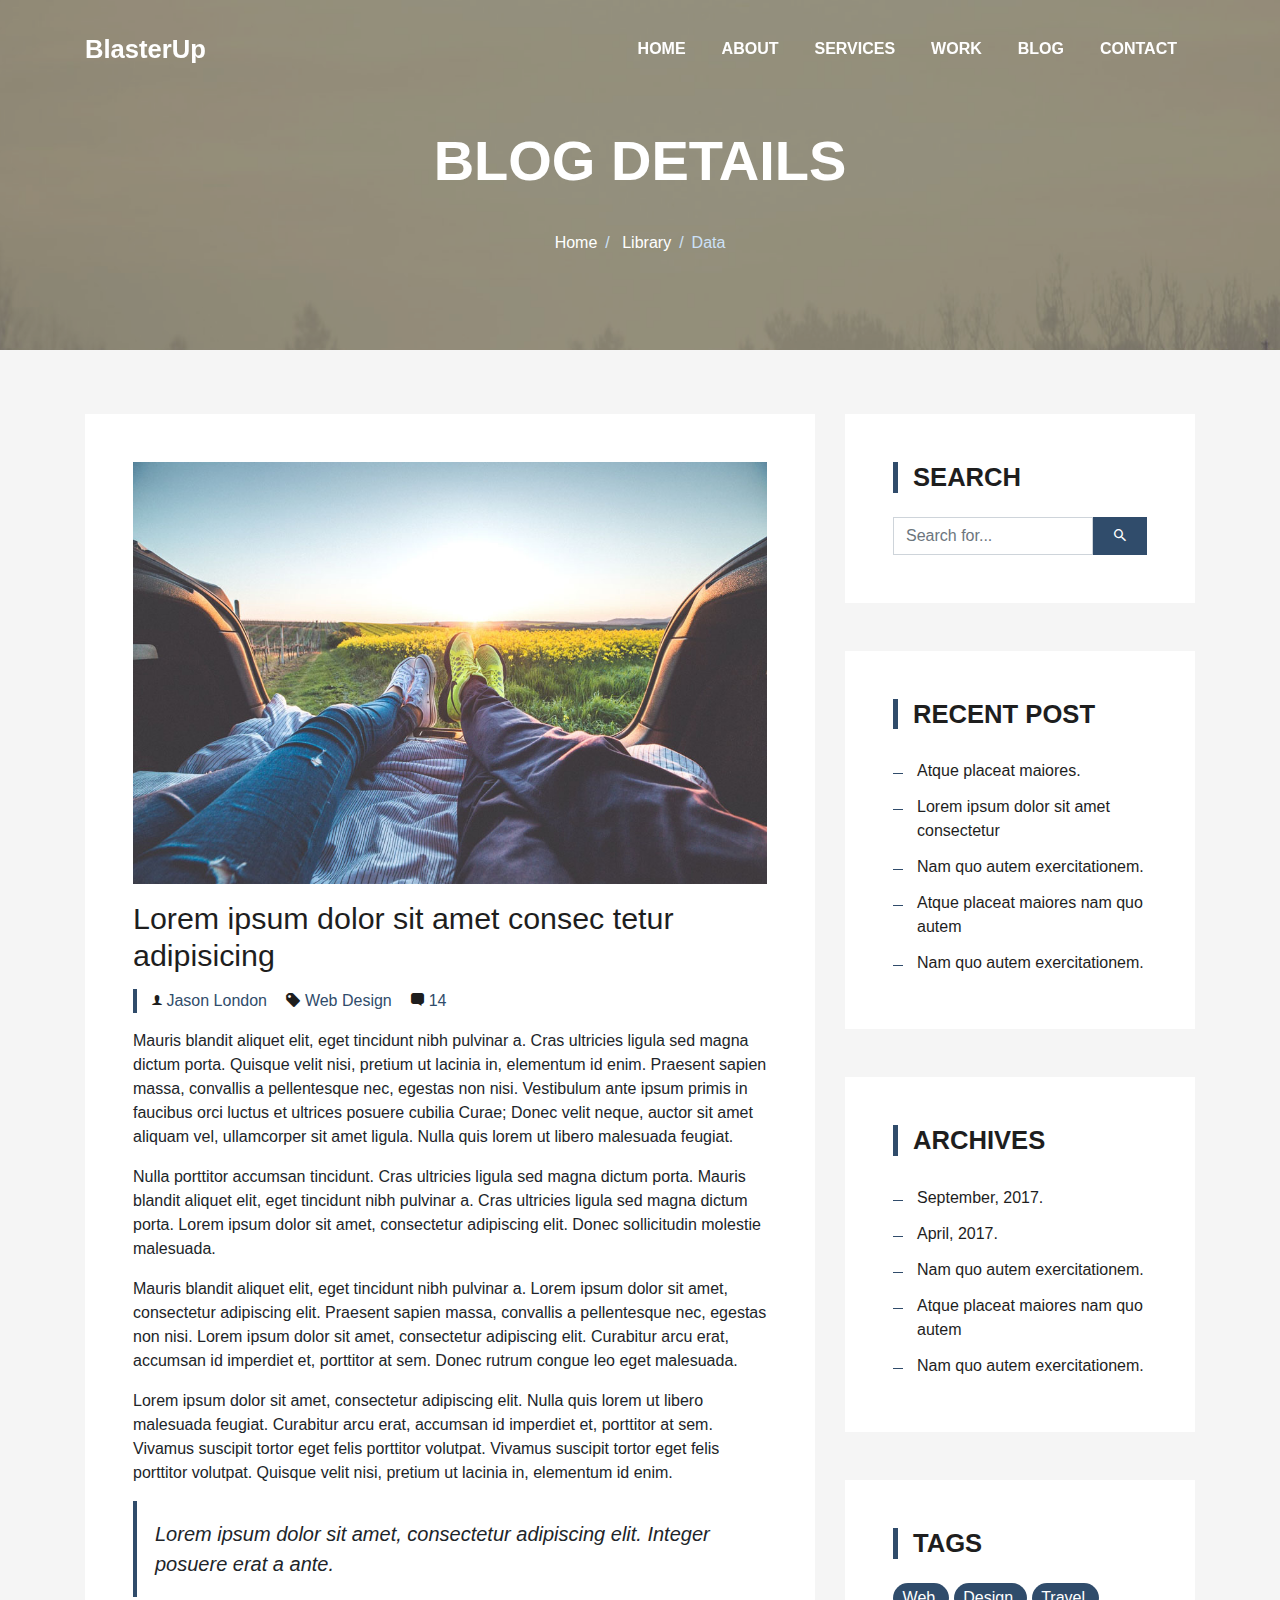
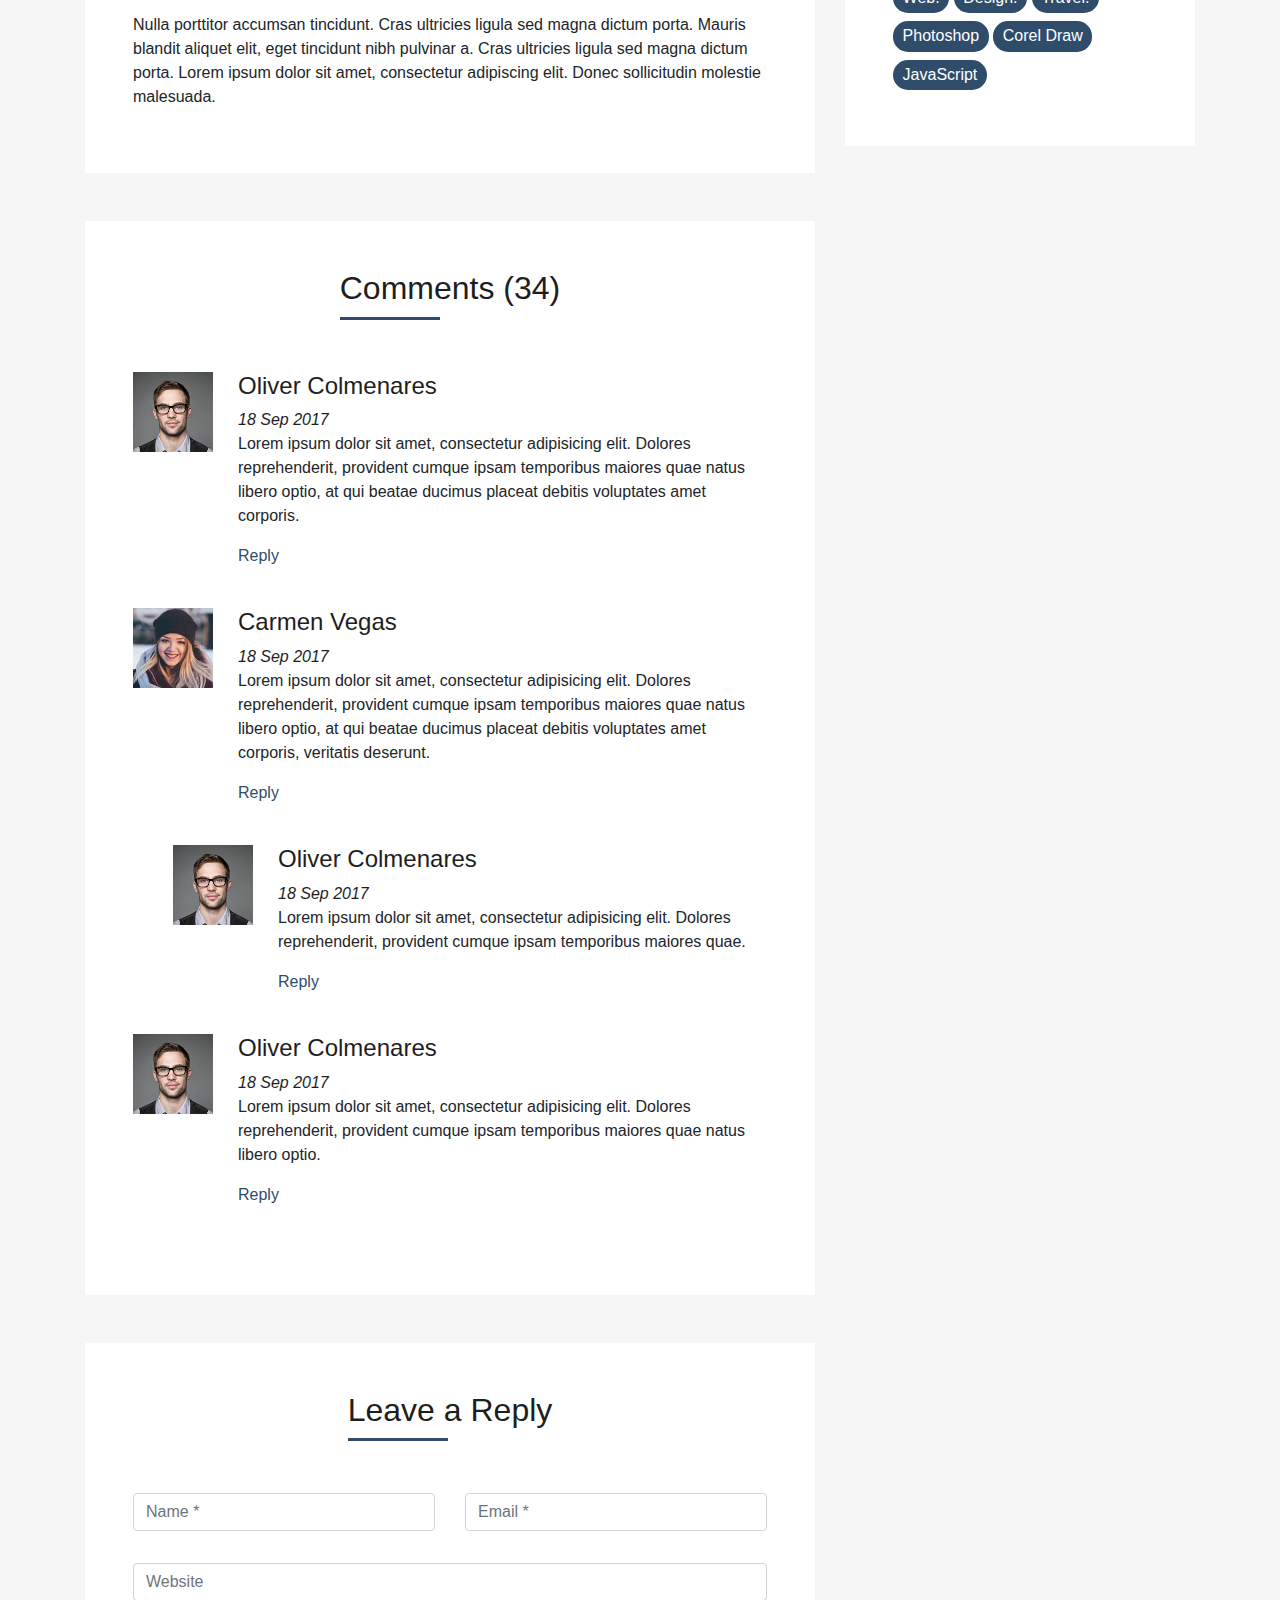
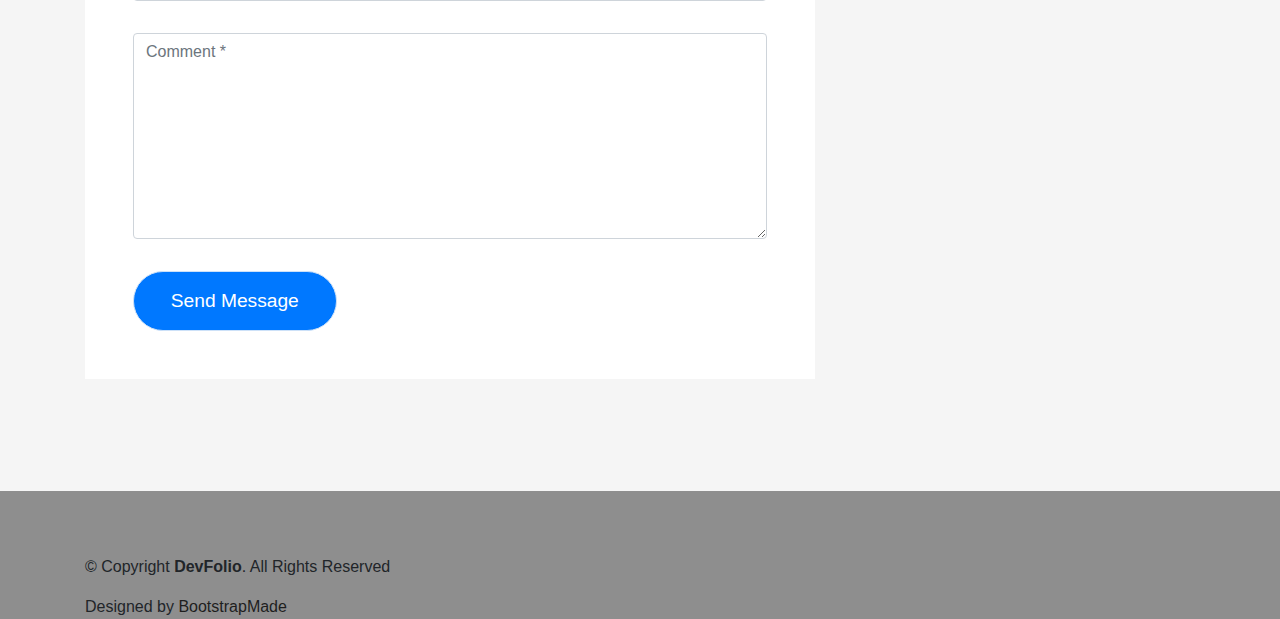
<file: DevFolio/blog-single.html>
<!DOCTYPE html>
<html lang="en">
<head>
  <meta charset="utf-8">
  <title>DevFolio Bootstrap Template</title>
  <meta content="width=device-width, initial-scale=1.0" name="viewport">
  <meta content="" name="keywords">
  <meta content="" name="description">

  <!-- Favicons -->
  <link href="img/favicon.png" rel="icon">
  <link href="img/apple-touch-icon.png" rel="apple-touch-icon">

  <!-- Bootstrap CSS File -->
  <link href="lib/bootstrap/css/bootstrap.min.css" rel="stylesheet">

  <!-- Libraries CSS Files -->
  <link href="lib/font-awesome/css/font-awesome.min.css" rel="stylesheet">
  <link href="lib/animate/animate.min.css" rel="stylesheet">
  <link href="lib/ionicons/css/ionicons.min.css" rel="stylesheet">
  <link href="lib/owlcarousel/assets/owl.carousel.min.css" rel="stylesheet">
  <link href="lib/lightbox/css/lightbox.min.css" rel="stylesheet">

  <!-- Main Stylesheet File -->
  <link href="css/style.css" rel="stylesheet">

  <!-- =======================================================
    Theme Name: DevFolio
    Theme URL: https://bootstrapmade.com/devfolio-bootstrap-portfolio-html-template/
    Author: BootstrapMade.com
    License: https://bootstrapmade.com/license/
  ======================================================= -->
</head>

<body>
  <!--/ Nav Star /-->
  <nav class="navbar navbar-b navbar-trans navbar-expand-md fixed-top" id="mainNav">
    <div class="container">
      <a class="navbar-brand js-scroll" href="#page-top">BlasterUp</a>
      <button class="navbar-toggler collapsed" type="button" data-toggle="collapse" data-target="#navbarDefault"
        aria-controls="navbarDefault" aria-expanded="false" aria-label="Toggle navigation">
        <span></span>
        <span></span>
        <span></span>
      </button>
      <div class="navbar-collapse collapse justify-content-end" id="navbarDefault">
        <ul class="navbar-nav">
          <li class="nav-item">
            <a class="nav-link js-scroll" href="index.html">Home</a>
          </li>
          <li class="nav-item">
            <a class="nav-link js-scroll" href="#">About</a>
          </li>
          <li class="nav-item">
            <a class="nav-link js-scroll" href="#">Services</a>
          </li>
          <li class="nav-item">
            <a class="nav-link js-scroll" href="#">Work</a>
          </li>
          <li class="nav-item">
            <a class="nav-link js-scroll" href="#">Blog</a>
          </li>
          <li class="nav-item">
            <a class="nav-link js-scroll" href="#">Contact</a>
          </li>
        </ul>
      </div>
    </div>
  </nav>
  <!--/ Nav End /-->

  <!--/ Intro Skew Star /-->
  <div class="intro intro-single route bg-image" style="background-image: url(img/overlay-bg.jpg)">
    <div class="overlay-mf"></div>
    <div class="intro-content display-table">
      <div class="table-cell">
        <div class="container">
          <h2 class="intro-title mb-4">Blog Details</h2>
          <ol class="breadcrumb d-flex justify-content-center">
            <li class="breadcrumb-item">
              <a href="#">Home</a>
            </li>
            <li class="breadcrumb-item">
              <a href="#">Library</a>
            </li>
            <li class="breadcrumb-item active">Data</li>
          </ol>
        </div>
      </div>
    </div>
  </div>
  <!--/ Intro Skew End /-->

  <!--/ Section Blog-Single Star /-->
  <section class="blog-wrapper sect-pt4" id="blog">
    <div class="container">
      <div class="row">
        <div class="col-md-8">
          <div class="post-box">
            <div class="post-thumb">
              <img src="img/post-1.jpg" class="img-fluid" alt="">
            </div>
            <div class="post-meta">
              <h1 class="article-title">Lorem ipsum dolor sit amet consec tetur adipisicing</h1>
              <ul>
                <li>
                  <span class="ion-ios-person"></span>
                  <a href="#">Jason London</a>
                </li>
                <li>
                  <span class="ion-pricetag"></span>
                  <a href="#">Web Design</a>
                </li>
                <li>
                  <span class="ion-chatbox"></span>
                  <a href="#">14</a>
                </li>
              </ul>
            </div>
            <div class="article-content">
              <p>
                Mauris blandit aliquet elit, eget tincidunt nibh pulvinar a. Cras ultricies ligula sed magna dictum
                porta. Quisque velit
                nisi, pretium ut lacinia in, elementum id enim. Praesent sapien massa, convallis a pellentesque
                nec, egestas non nisi. Vestibulum ante ipsum primis in faucibus orci luctus et ultrices posuere
                cubilia Curae; Donec velit neque, auctor sit amet aliquam vel, ullamcorper sit amet ligula.
                Nulla quis lorem ut libero malesuada feugiat.
              </p>
              <p>
                Nulla porttitor accumsan tincidunt. Cras ultricies ligula sed magna dictum porta. Mauris blandit
                aliquet elit, eget tincidunt
                nibh pulvinar a. Cras ultricies ligula sed magna dictum porta. Lorem ipsum dolor sit amet,
                consectetur adipiscing elit. Donec sollicitudin molestie malesuada.
              </p>
              <p>
                Mauris blandit aliquet elit, eget tincidunt nibh pulvinar a. Lorem ipsum dolor sit amet, consectetur
                adipiscing elit. Praesent
                sapien massa, convallis a pellentesque nec, egestas non nisi. Lorem ipsum dolor sit amet,
                consectetur adipiscing elit. Curabitur arcu erat, accumsan id imperdiet et, porttitor at
                sem. Donec rutrum congue leo eget malesuada.
              </p>
              <p>
                Lorem ipsum dolor sit amet, consectetur adipiscing elit. Nulla quis lorem ut libero malesuada feugiat.
                Curabitur arcu erat,
                accumsan id imperdiet et, porttitor at sem. Vivamus suscipit tortor eget felis porttitor
                volutpat. Vivamus suscipit tortor eget felis porttitor volutpat. Quisque velit nisi, pretium
                ut lacinia in, elementum id enim.
              </p>
              <blockquote class="blockquote">
                <p class="mb-0">Lorem ipsum dolor sit amet, consectetur adipiscing elit. Integer posuere erat a ante.</p>
              </blockquote>
              <p>
                Nulla porttitor accumsan tincidunt. Cras ultricies ligula sed magna dictum porta. Mauris blandit
                aliquet elit, eget tincidunt
                nibh pulvinar a. Cras ultricies ligula sed magna dictum porta. Lorem ipsum dolor sit amet,
                consectetur adipiscing elit. Donec sollicitudin molestie malesuada.
              </p>
            </div>
          </div>
          <div class="box-comments">
            <div class="title-box-2">
              <h4 class="title-comments title-left">Comments (34)</h4>
            </div>
            <ul class="list-comments">
              <li>
                <div class="comment-avatar">
                  <img src="img/testimonial-2.jpg" alt="">
                </div>
                <div class="comment-details">
                  <h4 class="comment-author">Oliver Colmenares</h4>
                  <span>18 Sep 2017</span>
                  <p>
                    Lorem ipsum dolor sit amet, consectetur adipisicing elit. Dolores reprehenderit, provident cumque
                    ipsam temporibus maiores
                    quae natus libero optio, at qui beatae ducimus placeat debitis voluptates amet corporis.
                  </p>
                  <a href="3">Reply</a>
                </div>
              </li>
              <li>
                <div class="comment-avatar">
                  <img src="img/testimonial-4.jpg" alt="">
                </div>
                <div class="comment-details">
                  <h4 class="comment-author">Carmen Vegas</h4>
                  <span>18 Sep 2017</span>
                  <p>
                    Lorem ipsum dolor sit amet, consectetur adipisicing elit. Dolores reprehenderit, provident cumque
                    ipsam temporibus maiores
                    quae natus libero optio, at qui beatae ducimus placeat debitis voluptates amet corporis,
                    veritatis deserunt.
                  </p>
                  <a href="3">Reply</a>
                </div>
              </li>
              <li class="comment-children">
                <div class="comment-avatar">
                  <img src="img/testimonial-2.jpg" alt="">
                </div>
                <div class="comment-details">
                  <h4 class="comment-author">Oliver Colmenares</h4>
                  <span>18 Sep 2017</span>
                  <p>
                    Lorem ipsum dolor sit amet, consectetur adipisicing elit. Dolores reprehenderit, provident cumque
                    ipsam temporibus maiores
                    quae.
                  </p>
                  <a href="3">Reply</a>
                </div>
              </li>
              <li>
                <div class="comment-avatar">
                  <img src="img/testimonial-2.jpg" alt="">
                </div>
                <div class="comment-details">
                  <h4 class="comment-author">Oliver Colmenares</h4>
                  <span>18 Sep 2017</span>
                  <p>
                    Lorem ipsum dolor sit amet, consectetur adipisicing elit. Dolores reprehenderit, provident cumque
                    ipsam temporibus maiores
                    quae natus libero optio.
                  </p>
                  <a href="3">Reply</a>
                </div>
              </li>
            </ul>
          </div>
          <div class="form-comments">
            <div class="title-box-2">
              <h3 class="title-left">
                Leave a Reply
              </h3>
            </div>
            <form class="form-mf">
              <div class="row">
                <div class="col-md-6 mb-3">
                  <div class="form-group">
                    <input type="text" class="form-control input-mf" id="inputName" placeholder="Name *" required>
                  </div>
                </div>
                <div class="col-md-6 mb-3">
                  <div class="form-group">
                    <input type="email" class="form-control input-mf" id="inputEmail1" placeholder="Email *" required>
                  </div>
                </div>
                <div class="col-md-12 mb-3">
                  <div class="form-group">
                    <input type="url" class="form-control input-mf" id="inputUrl" placeholder="Website">
                  </div>
                </div>
                <div class="col-md-12 mb-3">
                  <div class="form-group">
                    <textarea id="textMessage" class="form-control input-mf" placeholder="Comment *" name="message"
                      cols="45" rows="8" required></textarea>
                  </div>
                </div>
                <div class="col-md-12">
                  <button type="submit" class="button button-a button-big button-rouded">Send Message</button>
                </div>
              </div>
            </form>
          </div>
        </div>
        <div class="col-md-4">
          <div class="widget-sidebar sidebar-search">
            <h5 class="sidebar-title">Search</h5>
            <div class="sidebar-content">
              <form>
                <div class="input-group">
                  <input type="text" class="form-control" placeholder="Search for..." aria-label="Search for...">
                  <span class="input-group-btn">
                    <button class="btn btn-secondary btn-search" type="button">
                      <span class="ion-android-search"></span>
                    </button>
                  </span>
                </div>
              </form>
            </div>
          </div>
          <div class="widget-sidebar">
            <h5 class="sidebar-title">Recent Post</h5>
            <div class="sidebar-content">
              <ul class="list-sidebar">
                <li>
                  <a href="#">Atque placeat maiores.</a>
                </li>
                <li>
                  <a href="#">Lorem ipsum dolor sit amet consectetur</a>
                </li>
                <li>
                  <a href="#">Nam quo autem exercitationem.</a>
                </li>
                <li>
                  <a href="#">Atque placeat maiores nam quo autem</a>
                </li>
                <li>
                  <a href="#">Nam quo autem exercitationem.</a>
                </li>
              </ul>
            </div>
          </div>
          <div class="widget-sidebar">
            <h5 class="sidebar-title">Archives</h5>
            <div class="sidebar-content">
              <ul class="list-sidebar">
                <li>
                  <a href="#">September, 2017.</a>
                </li>
                <li>
                  <a href="#">April, 2017.</a>
                </li>
                <li>
                  <a href="#">Nam quo autem exercitationem.</a>
                </li>
                <li>
                  <a href="#">Atque placeat maiores nam quo autem</a>
                </li>
                <li>
                  <a href="#">Nam quo autem exercitationem.</a>
                </li>
              </ul>
            </div>
          </div>
          <div class="widget-sidebar widget-tags">
            <h5 class="sidebar-title">Tags</h5>
            <div class="sidebar-content">
              <ul>
                <li>
                  <a href="#">Web.</a>
                </li>
                <li>
                  <a href="#">Design.</a>
                </li>
                <li>
                  <a href="#">Travel.</a>
                </li>
                <li>
                  <a href="#">Photoshop</a>
                </li>
                <li>
                  <a href="#">Corel Draw</a>
                </li>
                <li>
                  <a href="#">JavaScript</a>
                </li>
              </ul>
            </div>
          </div>
        </div>
      </div>
    </div>
  </section>
  <!--/ Section Blog-Single End /-->

  <!--/ Section Contact-Footer Star /-->
  <section class="paralax-mf footer-paralax bg-image sect-mt4 route" style="background-image: url(img/overlay-bg.jpg)">
    <div class="overlay-mf"></div>
    <footer>
      <div class="container">
        <div class="row">
          <div class="col-sm-12">
            <div class="copyright-box">
              <p class="copyright">&copy; Copyright <strong>DevFolio</strong>. All Rights Reserved</p>
              <div class="credits">
                <!--
                  All the links in the footer should remain intact.
                  You can delete the links only if you purchased the pro version.
                  Licensing information: https://bootstrapmade.com/license/
                  Purchase the pro version with working PHP/AJAX contact form: https://bootstrapmade.com/buy/?theme=DevFolio
                -->
                Designed by <a href="https://bootstrapmade.com/">BootstrapMade</a>
              </div>
            </div>
          </div>
        </div>
      </div>
    </footer>
  </section>
  <!--/ Section Contact-footer End /-->

  <a href="#" class="back-to-top"><i class="fa fa-chevron-up"></i></a>
  <div id="preloader"></div>

  <!-- JavaScript Libraries -->
  <script src="lib/jquery/jquery.min.js"></script>
  <script src="lib/jquery/jquery-migrate.min.js"></script>
  <script src="lib/popper/popper.min.js"></script>
  <script src="lib/bootstrap/js/bootstrap.min.js"></script>
  <script src="lib/easing/easing.min.js"></script>
  <script src="lib/counterup/jquery.waypoints.min.js"></script>
  <script src="lib/counterup/jquery.counterup.js"></script>
  <script src="lib/owlcarousel/owl.carousel.min.js"></script>
  <script src="lib/lightbox/js/lightbox.min.js"></script>
  <script src="lib/typed/typed.min.js"></script>
  <!-- Contact Form JavaScript File -->
  <script src="contactform/contactform.js"></script>

  <!-- Template Main Javascript File -->
  <script src="js/main.js"></script>

</body>
</html>
</file>
<file: busan/css/icomoon.css>
@font-face {
  font-family: 'icomoon';
  src:  url('fonts/icomoon.eot?tmere9');
  src:  url('fonts/icomoon.eot?tmere9#iefix') format('embedded-opentype'),
    url('fonts/icomoon.ttf?tmere9') format('truetype'),
    url('fonts/icomoon.woff?tmere9') format('woff'),
    url('fonts/icomoon.svg?tmere9#icomoon') format('svg');
  font-weight: normal;
  font-style: normal;
}

[class^="icon-"], [class*=" icon-"] {
  /* use !important to prevent issues with browser extensions that change fonts */
  font-family: 'icomoon' !important;
  speak: none;
  font-style: normal;
  font-weight: normal;
  font-variant: normal;
  text-transform: none;
  line-height: 1;

  /* Better Font Rendering =========== */
  -webkit-font-smoothing: antialiased;
  -moz-osx-font-smoothing: grayscale;
}

.icon-activity:before {
  content: "\e900";
}
.icon-airplay:before {
  content: "\e901";
}
.icon-alert-circle:before {
  content: "\e902";
}
.icon-alert-octagon:before {
  content: "\e903";
}
.icon-alert-triangle:before {
  content: "\e904";
}
.icon-align-center:before {
  content: "\e905";
}
.icon-align-justify:before {
  content: "\e906";
}
.icon-align-left:before {
  content: "\e907";
}
.icon-align-right:before {
  content: "\e908";
}
.icon-anchor:before {
  content: "\e909";
}
.icon-aperture:before {
  content: "\e90a";
}
.icon-arrow-down3:before {
  content: "\e90b";
}
.icon-arrow-down-circle:before {
  content: "\e90c";
}
.icon-arrow-down-left3:before {
  content: "\e90d";
}
.icon-arrow-down-right3:before {
  content: "\e90e";
}
.icon-arrow-left3:before {
  content: "\e90f";
}
.icon-arrow-left-circle:before {
  content: "\e910";
}
.icon-arrow-right3:before {
  content: "\e911";
}
.icon-arrow-right-circle:before {
  content: "\e912";
}
.icon-arrow-up3:before {
  content: "\e913";
}
.icon-arrow-up-circle:before {
  content: "\e914";
}
.icon-arrow-up-left3:before {
  content: "\e915";
}
.icon-arrow-up-right3:before {
  content: "\e916";
}
.icon-at-sign:before {
  content: "\e917";
}
.icon-award:before {
  content: "\e918";
}
.icon-bar-chart:before {
  content: "\e919";
}
.icon-bar-chart-2:before {
  content: "\e91a";
}
.icon-battery:before {
  content: "\e91b";
}
.icon-battery-charging:before {
  content: "\e91c";
}
.icon-bell2:before {
  content: "\e91d";
}
.icon-bell-off:before {
  content: "\e91e";
}
.icon-bluetooth:before {
  content: "\e91f";
}
.icon-bold2:before {
  content: "\e920";
}
.icon-book2:before {
  content: "\e921";
}
.icon-book-open:before {
  content: "\e922";
}
.icon-bookmark2:before {
  content: "\e923";
}
.icon-box:before {
  content: "\e924";
}
.icon-briefcase2:before {
  content: "\e925";
}
.icon-calendar2:before {
  content: "\e926";
}
.icon-camera2:before {
  content: "\e927";
}
.icon-camera-off:before {
  content: "\e928";
}
.icon-cast:before {
  content: "\e929";
}
.icon-check:before {
  content: "\e92a";
}
.icon-check-circle:before {
  content: "\e92b";
}
.icon-check-square:before {
  content: "\e92c";
}
.icon-chevron-down:before {
  content: "\e92d";
}
.icon-chevron-left:before {
  content: "\e92e";
}
.icon-chevron-right:before {
  content: "\e92f";
}
.icon-chevron-up:before {
  content: "\e930";
}
.icon-chevrons-down:before {
  content: "\e931";
}
.icon-chevrons-left:before {
  content: "\e932";
}
.icon-chevrons-right:before {
  content: "\e933";
}
.icon-chevrons-up:before {
  content: "\e934";
}
.icon-chrome2:before {
  content: "\e935";
}
.icon-circle:before {
  content: "\e936";
}
.icon-clipboard2:before {
  content: "\e937";
}
.icon-clock3:before {
  content: "\e938";
}
.icon-cloud2:before {
  content: "\e939";
}
.icon-cloud-drizzle:before {
  content: "\e93a";
}
.icon-cloud-lightning:before {
  content: "\e93b";
}
.icon-cloud-off:before {
  content: "\e93c";
}
.icon-cloud-rain:before {
  content: "\e93d";
}
.icon-cloud-snow:before {
  content: "\e93e";
}
.icon-code:before {
  content: "\e93f";
}
.icon-codepen2:before {
  content: "\e940";
}
.icon-command2:before {
  content: "\e941";
}
.icon-compass3:before {
  content: "\e942";
}
.icon-copy2:before {
  content: "\e943";
}
.icon-corner-down-left:before {
  content: "\e944";
}
.icon-corner-down-right:before {
  content: "\e945";
}
.icon-corner-left-down:before {
  content: "\e946";
}
.icon-corner-left-up:before {
  content: "\e947";
}
.icon-corner-right-down:before {
  content: "\e948";
}
.icon-corner-right-up:before {
  content: "\e949";
}
.icon-corner-up-left:before {
  content: "\e94a";
}
.icon-corner-up-right:before {
  content: "\e94b";
}
.icon-cpu:before {
  content: "\e94c";
}
.icon-credit-card2:before {
  content: "\e94d";
}
.icon-crop2:before {
  content: "\e94e";
}
.icon-crosshair:before {
  content: "\e94f";
}
.icon-database2:before {
  content: "\e950";
}
.icon-delete:before {
  content: "\e951";
}
.icon-disc:before {
  content: "\e952";
}
.icon-dollar-sign:before {
  content: "\e953";
}
.icon-download4:before {
  content: "\e954";
}
.icon-download-cloud:before {
  content: "\e955";
}
.icon-droplet2:before {
  content: "\e956";
}
.icon-edit:before {
  content: "\e957";
}
.icon-edit-2:before {
  content: "\e958";
}
.icon-edit-3:before {
  content: "\e959";
}
.icon-external-link:before {
  content: "\e95a";
}
.icon-eye2:before {
  content: "\e95b";
}
.icon-eye-off:before {
  content: "\e95c";
}
.icon-facebook3:before {
  content: "\e95d";
}
.icon-fast-forward:before {
  content: "\e95e";
}
.icon-feather:before {
  content: "\e95f";
}
.icon-file:before {
  content: "\e960";
}
.icon-file-minus:before {
  content: "\e961";
}
.icon-file-plus:before {
  content: "\e962";
}
.icon-file-text3:before {
  content: "\e963";
}
.icon-film2:before {
  content: "\e964";
}
.icon-filter2:before {
  content: "\e965";
}
.icon-flag2:before {
  content: "\e966";
}
.icon-folder2:before {
  content: "\e967";
}
.icon-folder-minus2:before {
  content: "\e968";
}
.icon-folder-plus2:before {
  content: "\e969";
}
.icon-git-branch:before {
  content: "\e96a";
}
.icon-git-commit:before {
  content: "\e96b";
}
.icon-git-merge:before {
  content: "\e96c";
}
.icon-git-pull-request:before {
  content: "\e96d";
}
.icon-github2:before {
  content: "\e96e";
}
.icon-gitlab:before {
  content: "\e96f";
}
.icon-globe:before {
  content: "\e970";
}
.icon-grid:before {
  content: "\e971";
}
.icon-hard-drive:before {
  content: "\e972";
}
.icon-hash:before {
  content: "\e973";
}
.icon-headphones2:before {
  content: "\e974";
}
.icon-heart2:before {
  content: "\e975";
}
.icon-help-circle:before {
  content: "\e976";
}
.icon-home4:before {
  content: "\e977";
}
.icon-image2:before {
  content: "\e978";
}
.icon-inbox:before {
  content: "\e979";
}
.icon-info2:before {
  content: "\e97a";
}
.icon-instagram2:before {
  content: "\e97b";
}
.icon-italic2:before {
  content: "\e97c";
}
.icon-layers:before {
  content: "\e97d";
}
.icon-layout:before {
  content: "\e97e";
}
.icon-life-buoy:before {
  content: "\e97f";
}
.icon-link2:before {
  content: "\e980";
}
.icon-link-2:before {
  content: "\e981";
}
.icon-linkedin3:before {
  content: "\e982";
}
.icon-list3:before {
  content: "\e983";
}
.icon-loader:before {
  content: "\e984";
}
.icon-lock2:before {
  content: "\e985";
}
.icon-log-in:before {
  content: "\e986";
}
.icon-log-out:before {
  content: "\e987";
}
.icon-mail5:before {
  content: "\e988";
}
.icon-map3:before {
  content: "\e989";
}
.icon-map-pin:before {
  content: "\e98a";
}
.icon-maximize:before {
  content: "\e98b";
}
.icon-maximize-2:before {
  content: "\e98c";
}
.icon-menu5:before {
  content: "\e98d";
}
.icon-message-circle:before {
  content: "\e98e";
}
.icon-message-square:before {
  content: "\e98f";
}
.icon-mic2:before {
  content: "\e990";
}
.icon-mic-off:before {
  content: "\e991";
}
.icon-minimize:before {
  content: "\e992";
}
.icon-minimize-2:before {
  content: "\e993";
}
.icon-minus2:before {
  content: "\e994";
}
.icon-minus-circle:before {
  content: "\e995";
}
.icon-minus-square:before {
  content: "\e996";
}
.icon-monitor:before {
  content: "\e997";
}
.icon-moon:before {
  content: "\e998";
}
.icon-more-horizontal:before {
  content: "\e999";
}
.icon-more-vertical:before {
  content: "\e99a";
}
.icon-move:before {
  content: "\e99b";
}
.icon-music2:before {
  content: "\e99c";
}
.icon-navigation:before {
  content: "\e99d";
}
.icon-navigation-2:before {
  content: "\e99e";
}
.icon-octagon:before {
  content: "\e99f";
}
.icon-package:before {
  content: "\e9a0";
}
.icon-paperclip:before {
  content: "\e9a1";
}
.icon-pause3:before {
  content: "\e9a2";
}
.icon-pause-circle:before {
  content: "\e9a3";
}
.icon-percent:before {
  content: "\e9a4";
}
.icon-phone2:before {
  content: "\e9a5";
}
.icon-phone-call:before {
  content: "\e9a6";
}
.icon-phone-forwarded:before {
  content: "\e9a7";
}
.icon-phone-incoming:before {
  content: "\e9a8";
}
.icon-phone-missed:before {
  content: "\e9a9";
}
.icon-phone-off:before {
  content: "\e9aa";
}
.icon-phone-outgoing:before {
  content: "\e9ab";
}
.icon-pie-chart2:before {
  content: "\e9ac";
}
.icon-play4:before {
  content: "\e9ad";
}
.icon-play-circle:before {
  content: "\e9ae";
}
.icon-plus2:before {
  content: "\e9af";
}
.icon-plus-circle:before {
  content: "\e9b0";
}
.icon-plus-square:before {
  content: "\e9b1";
}
.icon-pocket:before {
  content: "\e9b2";
}
.icon-power2:before {
  content: "\e9b3";
}
.icon-printer2:before {
  content: "\e9b4";
}
.icon-radio:before {
  content: "\e9b5";
}
.icon-refresh-ccw:before {
  content: "\e9b6";
}
.icon-refresh-cw:before {
  content: "\e9b7";
}
.icon-repeat:before {
  content: "\e9b8";
}
.icon-rewind:before {
  content: "\e9b9";
}
.icon-rotate-ccw:before {
  content: "\e9ba";
}
.icon-rotate-cw:before {
  content: "\e9bb";
}
.icon-rss3:before {
  content: "\e9bc";
}
.icon-save:before {
  content: "\e9bd";
}
.icon-scissors2:before {
  content: "\e9be";
}
.icon-search2:before {
  content: "\e9bf";
}
.icon-send:before {
  content: "\e9c0";
}
.icon-server:before {
  content: "\e9c1";
}
.icon-settings:before {
  content: "\e9c2";
}
.icon-share3:before {
  content: "\e9c3";
}
.icon-share-2:before {
  content: "\e9c4";
}
.icon-shield2:before {
  content: "\e9c5";
}
.icon-shield-off:before {
  content: "\e9c6";
}
.icon-shopping-bag:before {
  content: "\e9c7";
}
.icon-shopping-cart:before {
  content: "\e9c8";
}
.icon-shuffle2:before {
  content: "\e9c9";
}
.icon-sidebar:before {
  content: "\e9ca";
}
.icon-skip-back:before {
  content: "\e9cb";
}
.icon-skip-forward:before {
  content: "\e9cc";
}
.icon-slack:before {
  content: "\e9cd";
}
.icon-slash:before {
  content: "\e9ce";
}
.icon-sliders:before {
  content: "\e9cf";
}
.icon-smartphone:before {
  content: "\e9d0";
}
.icon-speaker:before {
  content: "\e9d1";
}
.icon-square:before {
  content: "\e9d2";
}
.icon-star:before {
  content: "\e9d3";
}
.icon-stop-circle:before {
  content: "\e9d4";
}
.icon-sun2:before {
  content: "\e9d5";
}
.icon-sunrise:before {
  content: "\e9d6";
}
.icon-sunset:before {
  content: "\e9d7";
}
.icon-tablet2:before {
  content: "\e9d8";
}
.icon-tag:before {
  content: "\e9d9";
}
.icon-target2:before {
  content: "\e9da";
}
.icon-terminal2:before {
  content: "\e9db";
}
.icon-thermometer:before {
  content: "\e9dc";
}
.icon-thumbs-down:before {
  content: "\e9dd";
}
.icon-thumbs-up:before {
  content: "\e9de";
}
.icon-toggle-left:before {
  content: "\e9df";
}
.icon-toggle-right:before {
  content: "\e9e0";
}
.icon-trash:before {
  content: "\e9e1";
}
.icon-trash-2:before {
  content: "\e9e2";
}
.icon-trending-down:before {
  content: "\e9e3";
}
.icon-trending-up:before {
  content: "\e9e4";
}
.icon-triangle:before {
  content: "\e9e5";
}
.icon-truck2:before {
  content: "\e9e6";
}
.icon-tv2:before {
  content: "\e9e7";
}
.icon-twitter2:before {
  content: "\e9e8";
}
.icon-type:before {
  content: "\e9e9";
}
.icon-umbrella:before {
  content: "\e9ea";
}
.icon-underline2:before {
  content: "\e9eb";
}
.icon-unlock:before {
  content: "\e9ec";
}
.icon-upload4:before {
  content: "\e9ed";
}
.icon-upload-cloud:before {
  content: "\e9ee";
}
.icon-user2:before {
  content: "\e9ef";
}
.icon-user-check2:before {
  content: "\e9f0";
}
.icon-user-minus2:before {
  content: "\e9f1";
}
.icon-user-plus2:before {
  content: "\e9f2";
}
.icon-user-x:before {
  content: "\e9f3";
}
.icon-users2:before {
  content: "\e9f4";
}
.icon-video:before {
  content: "\e9f5";
}
.icon-video-off:before {
  content: "\e9f6";
}
.icon-voicemail:before {
  content: "\e9f7";
}
.icon-volume:before {
  content: "\e9f8";
}
.icon-volume-1:before {
  content: "\e9f9";
}
.icon-volume-2:before {
  content: "\e9fa";
}
.icon-volume-x:before {
  content: "\e9fb";
}
.icon-watch:before {
  content: "\e9fc";
}
.icon-wifi:before {
  content: "\e9fd";
}
.icon-wifi-off:before {
  content: "\e9fe";
}
.icon-wind:before {
  content: "\e9ff";
}
.icon-x:before {
  content: "\ea00";
}
.icon-x-circle:before {
  content: "\ea01";
}
.icon-x-square:before {
  content: "\ea02";
}
.icon-zap:before {
  content: "\ea03";
}
.icon-zap-off:before {
  content: "\ea04";
}
.icon-zoom-in2:before {
  content: "\ea05";
}
.icon-zoom-out2:before {
  content: "\ea06";
}
.icon-times:before {
  content: "\ea07";
}
.icon-tick:before {
  content: "\ea08";
}
.icon-plus3:before {
  content: "\ea09";
}
.icon-minus3:before {
  content: "\ea0a";
}
.icon-equals:before {
  content: "\ea0b";
}
.icon-divide:before {
  content: "\ea0c";
}
.icon-chevron-right2:before {
  content: "\ea0d";
}
.icon-chevron-left2:before {
  content: "\ea0e";
}
.icon-arrow-right-thick:before {
  content: "\ea0f";
}
.icon-arrow-left-thick:before {
  content: "\ea10";
}
.icon-th-small:before {
  content: "\ea11";
}
.icon-th-menu:before {
  content: "\ea12";
}
.icon-th-list:before {
  content: "\ea13";
}
.icon-th-large:before {
  content: "\ea14";
}
.icon-home5:before {
  content: "\ea15";
}
.icon-arrow-forward:before {
  content: "\ea16";
}
.icon-arrow-back:before {
  content: "\ea17";
}
.icon-rss4:before {
  content: "\ea18";
}
.icon-location3:before {
  content: "\ea19";
}
.icon-link3:before {
  content: "\ea1a";
}
.icon-image3:before {
  content: "\ea1b";
}
.icon-arrow-up-thick:before {
  content: "\ea1c";
}
.icon-arrow-down-thick:before {
  content: "\ea1d";
}
.icon-starburst:before {
  content: "\ea1e";
}
.icon-starburst-outline:before {
  content: "\ea1f";
}
.icon-star2:before {
  content: "\ea20";
}
.icon-flow-children:before {
  content: "\ea21";
}
.icon-export:before {
  content: "\ea22";
}
.icon-delete2:before {
  content: "\ea23";
}
.icon-delete-outline:before {
  content: "\ea24";
}
.icon-cloud-storage:before {
  content: "\ea25";
}
.icon-wi-fi:before {
  content: "\ea26";
}
.icon-heart3:before {
  content: "\ea27";
}
.icon-flash:before {
  content: "\ea28";
}
.icon-cancel:before {
  content: "\ea29";
}
.icon-backspace:before {
  content: "\ea2a";
}
.icon-attachment2:before {
  content: "\ea2b";
}
.icon-arrow-move:before {
  content: "\ea2c";
}
.icon-warning2:before {
  content: "\ea2d";
}
.icon-user3:before {
  content: "\ea2e";
}
.icon-radar:before {
  content: "\ea2f";
}
.icon-lock-open:before {
  content: "\ea30";
}
.icon-lock-closed:before {
  content: "\ea31";
}
.icon-location-arrow:before {
  content: "\ea32";
}
.icon-info3:before {
  content: "\ea33";
}
.icon-user-delete:before {
  content: "\ea34";
}
.icon-user-add:before {
  content: "\ea35";
}
.icon-media-pause:before {
  content: "\ea36";
}
.icon-group:before {
  content: "\ea37";
}
.icon-chart-pie:before {
  content: "\ea38";
}
.icon-chart-line:before {
  content: "\ea39";
}
.icon-chart-bar:before {
  content: "\ea3a";
}
.icon-chart-area:before {
  content: "\ea3b";
}
.icon-video2:before {
  content: "\ea3c";
}
.icon-point-of-interest:before {
  content: "\ea3d";
}
.icon-infinity:before {
  content: "\ea3e";
}
.icon-globe2:before {
  content: "\ea3f";
}
.icon-eye3:before {
  content: "\ea40";
}
.icon-cog2:before {
  content: "\ea41";
}
.icon-camera3:before {
  content: "\ea42";
}
.icon-upload5:before {
  content: "\ea43";
}
.icon-scissors3:before {
  content: "\ea44";
}
.icon-refresh:before {
  content: "\ea45";
}
.icon-pin:before {
  content: "\ea46";
}
.icon-key3:before {
  content: "\ea47";
}
.icon-info-large:before {
  content: "\ea48";
}
.icon-eject2:before {
  content: "\ea49";
}
.icon-download5:before {
  content: "\ea4a";
}
.icon-zoom:before {
  content: "\ea4b";
}
.icon-zoom-out3:before {
  content: "\ea4c";
}
.icon-zoom-in3:before {
  content: "\ea4d";
}
.icon-sort-numerically:before {
  content: "\ea4e";
}
.icon-sort-alphabetically:before {
  content: "\ea4f";
}
.icon-input-checked:before {
  content: "\ea50";
}
.icon-calender:before {
  content: "\ea51";
}
.icon-world:before {
  content: "\ea52";
}
.icon-notes:before {
  content: "\ea53";
}
.icon-code2:before {
  content: "\ea54";
}
.icon-arrow-sync:before {
  content: "\ea55";
}
.icon-arrow-shuffle:before {
  content: "\ea56";
}
.icon-arrow-repeat:before {
  content: "\ea57";
}
.icon-arrow-minimise:before {
  content: "\ea58";
}
.icon-arrow-maximise:before {
  content: "\ea59";
}
.icon-arrow-loop:before {
  content: "\ea5a";
}
.icon-anchor2:before {
  content: "\ea5b";
}
.icon-spanner:before {
  content: "\ea5c";
}
.icon-puzzle:before {
  content: "\ea5d";
}
.icon-power3:before {
  content: "\ea5e";
}
.icon-plane:before {
  content: "\ea5f";
}
.icon-pi:before {
  content: "\ea60";
}
.icon-phone3:before {
  content: "\ea61";
}
.icon-microphone:before {
  content: "\ea62";
}
.icon-media-rewind:before {
  content: "\ea63";
}
.icon-flag3:before {
  content: "\ea64";
}
.icon-adjust-brightness:before {
  content: "\ea65";
}
.icon-waves:before {
  content: "\ea66";
}
.icon-social-twitter:before {
  content: "\ea67";
}
.icon-social-facebook:before {
  content: "\ea68";
}
.icon-social-dribbble:before {
  content: "\ea69";
}
.icon-media-stop:before {
  content: "\ea6a";
}
.icon-media-record:before {
  content: "\ea6b";
}
.icon-media-play:before {
  content: "\ea6c";
}
.icon-media-fast-forward:before {
  content: "\ea6d";
}
.icon-media-eject:before {
  content: "\ea6e";
}
.icon-social-vimeo:before {
  content: "\ea6f";
}
.icon-social-tumbler:before {
  content: "\ea70";
}
.icon-social-skype:before {
  content: "\ea71";
}
.icon-social-pinterest:before {
  content: "\ea72";
}
.icon-social-linkedin:before {
  content: "\ea73";
}
.icon-social-last-fm:before {
  content: "\ea74";
}
.icon-social-github:before {
  content: "\ea75";
}
.icon-social-flickr:before {
  content: "\ea76";
}
.icon-at:before {
  content: "\ea77";
}
.icon-times-outline:before {
  content: "\ea78";
}
.icon-plus-outline:before {
  content: "\ea79";
}
.icon-minus-outline:before {
  content: "\ea7a";
}
.icon-tick-outline:before {
  content: "\ea7b";
}
.icon-th-large-outline:before {
  content: "\ea7c";
}
.icon-equals-outline:before {
  content: "\ea7d";
}
.icon-divide-outline:before {
  content: "\ea7e";
}
.icon-chevron-right-outline:before {
  content: "\ea7f";
}
.icon-chevron-left-outline:before {
  content: "\ea80";
}
.icon-arrow-right-outline:before {
  content: "\ea81";
}
.icon-arrow-left-outline:before {
  content: "\ea82";
}
.icon-th-small-outline:before {
  content: "\ea83";
}
.icon-th-menu-outline:before {
  content: "\ea84";
}
.icon-th-list-outline:before {
  content: "\ea85";
}
.icon-news:before {
  content: "\ea86";
}
.icon-home-outline:before {
  content: "\ea87";
}
.icon-arrow-up-outline:before {
  content: "\ea88";
}
.icon-arrow-forward-outline:before {
  content: "\ea89";
}
.icon-arrow-down-outline:before {
  content: "\ea8a";
}
.icon-arrow-back-outline:before {
  content: "\ea8b";
}
.icon-trash2:before {
  content: "\ea8c";
}
.icon-rss-outline:before {
  content: "\ea8d";
}
.icon-message:before {
  content: "\ea8e";
}
.icon-location-outline:before {
  content: "\ea8f";
}
.icon-link-outline:before {
  content: "\ea90";
}
.icon-image-outline:before {
  content: "\ea91";
}
.icon-export-outline:before {
  content: "\ea92";
}
.icon-cross2:before {
  content: "\ea93";
}
.icon-wi-fi-outline:before {
  content: "\ea94";
}
.icon-star-outline:before {
  content: "\ea95";
}
.icon-media-pause-outline:before {
  content: "\ea96";
}
.icon-mail6:before {
  content: "\ea97";
}
.icon-heart-outline:before {
  content: "\ea98";
}
.icon-flash-outline:before {
  content: "\ea99";
}
.icon-cancel-outline:before {
  content: "\ea9a";
}
.icon-beaker:before {
  content: "\ea9b";
}
.icon-arrow-move-outline:before {
  content: "\ea9c";
}
.icon-watch2:before {
  content: "\ea9d";
}
.icon-warning-outline:before {
  content: "\ea9e";
}
.icon-time:before {
  content: "\ea9f";
}
.icon-radar-outline:before {
  content: "\eaa0";
}
.icon-lock-open-outline:before {
  content: "\eaa1";
}
.icon-location-arrow-outline:before {
  content: "\eaa2";
}
.icon-info-outline:before {
  content: "\eaa3";
}
.icon-backspace-outline:before {
  content: "\eaa4";
}
.icon-attachment-outline:before {
  content: "\eaa5";
}
.icon-user-outline:before {
  content: "\eaa6";
}
.icon-user-delete-outline:before {
  content: "\eaa7";
}
.icon-user-add-outline:before {
  content: "\eaa8";
}
.icon-lock-closed-outline:before {
  content: "\eaa9";
}
.icon-group-outline:before {
  content: "\eaaa";
}
.icon-chart-pie-outline:before {
  content: "\eaab";
}
.icon-chart-line-outline:before {
  content: "\eaac";
}
.icon-chart-bar-outline:before {
  content: "\eaad";
}
.icon-chart-area-outline:before {
  content: "\eaae";
}
.icon-video-outline:before {
  content: "\eaaf";
}
.icon-point-of-interest-outline:before {
  content: "\eab0";
}
.icon-map4:before {
  content: "\eab1";
}
.icon-key-outline:before {
  content: "\eab2";
}
.icon-infinity-outline:before {
  content: "\eab3";
}
.icon-globe-outline:before {
  content: "\eab4";
}
.icon-eye-outline:before {
  content: "\eab5";
}
.icon-cog-outline:before {
  content: "\eab6";
}
.icon-camera-outline:before {
  content: "\eab7";
}
.icon-upload-outline:before {
  content: "\eab8";
}
.icon-support:before {
  content: "\eab9";
}
.icon-scissors-outline:before {
  content: "\eaba";
}
.icon-refresh-outline:before {
  content: "\eabb";
}
.icon-info-large-outline:before {
  content: "\eabc";
}
.icon-eject-outline:before {
  content: "\eabd";
}
.icon-download-outline:before {
  content: "\eabe";
}
.icon-battery-mid:before {
  content: "\eabf";
}
.icon-battery-low:before {
  content: "\eac0";
}
.icon-battery-high:before {
  content: "\eac1";
}
.icon-zoom-outline:before {
  content: "\eac2";
}
.icon-zoom-out-outline:before {
  content: "\eac3";
}
.icon-zoom-in-outline:before {
  content: "\eac4";
}
.icon-tag2:before {
  content: "\eac5";
}
.icon-tabs-outline:before {
  content: "\eac6";
}
.icon-pin-outline:before {
  content: "\eac7";
}
.icon-message-typing:before {
  content: "\eac8";
}
.icon-directions:before {
  content: "\eac9";
}
.icon-battery-full:before {
  content: "\eaca";
}
.icon-battery-charge:before {
  content: "\eacb";
}
.icon-pipette:before {
  content: "\eacc";
}
.icon-pencil3:before {
  content: "\eacd";
}
.icon-folder3:before {
  content: "\eace";
}
.icon-folder-delete:before {
  content: "\eacf";
}
.icon-folder-add:before {
  content: "\ead0";
}
.icon-edit2:before {
  content: "\ead1";
}
.icon-document:before {
  content: "\ead2";
}
.icon-document-delete:before {
  content: "\ead3";
}
.icon-document-add:before {
  content: "\ead4";
}
.icon-brush:before {
  content: "\ead5";
}
.icon-thumbs-up2:before {
  content: "\ead6";
}
.icon-thumbs-down2:before {
  content: "\ead7";
}
.icon-pen2:before {
  content: "\ead8";
}
.icon-sort-numerically-outline:before {
  content: "\ead9";
}
.icon-sort-alphabetically-outline:before {
  content: "\eada";
}
.icon-social-last-fm-circular:before {
  content: "\eadb";
}
.icon-social-github-circular:before {
  content: "\eadc";
}
.icon-compass4:before {
  content: "\eadd";
}
.icon-bookmark3:before {
  content: "\eade";
}
.icon-input-checked-outline:before {
  content: "\eadf";
}
.icon-code-outline:before {
  content: "\eae0";
}
.icon-calender-outline:before {
  content: "\eae1";
}
.icon-business-card:before {
  content: "\eae2";
}
.icon-arrow-up4:before {
  content: "\eae3";
}
.icon-arrow-sync-outline:before {
  content: "\eae4";
}
.icon-arrow-right4:before {
  content: "\eae5";
}
.icon-arrow-repeat-outline:before {
  content: "\eae6";
}
.icon-arrow-loop-outline:before {
  content: "\eae7";
}
.icon-arrow-left4:before {
  content: "\eae8";
}
.icon-flow-switch:before {
  content: "\eae9";
}
.icon-flow-parallel:before {
  content: "\eaea";
}
.icon-flow-merge:before {
  content: "\eaeb";
}
.icon-document-text:before {
  content: "\eaec";
}
.icon-clipboard3:before {
  content: "\eaed";
}
.icon-calculator2:before {
  content: "\eaee";
}
.icon-arrow-minimise-outline:before {
  content: "\eaef";
}
.icon-arrow-maximise-outline:before {
  content: "\eaf0";
}
.icon-arrow-down4:before {
  content: "\eaf1";
}
.icon-gift2:before {
  content: "\eaf2";
}
.icon-film3:before {
  content: "\eaf3";
}
.icon-database3:before {
  content: "\eaf4";
}
.icon-bell3:before {
  content: "\eaf5";
}
.icon-anchor-outline:before {
  content: "\eaf6";
}
.icon-adjust-contrast:before {
  content: "\eaf7";
}
.icon-world-outline:before {
  content: "\eaf8";
}
.icon-shopping-bag2:before {
  content: "\eaf9";
}
.icon-power-outline:before {
  content: "\eafa";
}
.icon-notes-outline:before {
  content: "\eafb";
}
.icon-device-tablet:before {
  content: "\eafc";
}
.icon-device-phone:before {
  content: "\eafd";
}
.icon-device-laptop:before {
  content: "\eafe";
}
.icon-device-desktop:before {
  content: "\eaff";
}
.icon-briefcase3:before {
  content: "\eb00";
}
.icon-stopwatch2:before {
  content: "\eb01";
}
.icon-spanner-outline:before {
  content: "\eb02";
}
.icon-puzzle-outline:before {
  content: "\eb03";
}
.icon-printer3:before {
  content: "\eb04";
}
.icon-pi-outline:before {
  content: "\eb05";
}
.icon-lightbulb:before {
  content: "\eb06";
}
.icon-flag-outline:before {
  content: "\eb07";
}
.icon-contacts:before {
  content: "\eb08";
}
.icon-archive:before {
  content: "\eb09";
}
.icon-weather-stormy:before {
  content: "\eb0a";
}
.icon-weather-shower:before {
  content: "\eb0b";
}
.icon-weather-partly-sunny:before {
  content: "\eb0c";
}
.icon-weather-downpour:before {
  content: "\eb0d";
}
.icon-weather-cloudy:before {
  content: "\eb0e";
}
.icon-plane-outline:before {
  content: "\eb0f";
}
.icon-phone-outline:before {
  content: "\eb10";
}
.icon-microphone-outline:before {
  content: "\eb11";
}
.icon-weather-windy:before {
  content: "\eb12";
}
.icon-weather-windy-cloudy:before {
  content: "\eb13";
}
.icon-weather-sunny:before {
  content: "\eb14";
}
.icon-weather-snow:before {
  content: "\eb15";
}
.icon-weather-night:before {
  content: "\eb16";
}
.icon-media-stop-outline:before {
  content: "\eb17";
}
.icon-media-rewind-outline:before {
  content: "\eb18";
}
.icon-media-record-outline:before {
  content: "\eb19";
}
.icon-media-play-outline:before {
  content: "\eb1a";
}
.icon-media-fast-forward-outline:before {
  content: "\eb1b";
}
.icon-media-eject-outline:before {
  content: "\eb1c";
}
.icon-wine:before {
  content: "\eb1d";
}
.icon-waves-outline:before {
  content: "\eb1e";
}
.icon-ticket2:before {
  content: "\eb1f";
}
.icon-tags:before {
  content: "\eb20";
}
.icon-plug:before {
  content: "\eb21";
}
.icon-headphones3:before {
  content: "\eb22";
}
.icon-credit-card3:before {
  content: "\eb23";
}
.icon-coffee:before {
  content: "\eb24";
}
.icon-book3:before {
  content: "\eb25";
}
.icon-beer:before {
  content: "\eb26";
}
.icon-volume2:before {
  content: "\eb27";
}
.icon-volume-up:before {
  content: "\eb28";
}
.icon-volume-mute3:before {
  content: "\eb29";
}
.icon-volume-down:before {
  content: "\eb2a";
}
.icon-social-vimeo-circular:before {
  content: "\eb2b";
}
.icon-social-twitter-circular:before {
  content: "\eb2c";
}
.icon-social-pinterest-circular:before {
  content: "\eb2d";
}
.icon-social-linkedin-circular:before {
  content: "\eb2e";
}
.icon-social-facebook-circular:before {
  content: "\eb2f";
}
.icon-social-dribbble-circular:before {
  content: "\eb30";
}
.icon-tree2:before {
  content: "\eb31";
}
.icon-thermometer2:before {
  content: "\eb32";
}
.icon-social-tumbler-circular:before {
  content: "\eb33";
}
.icon-social-skype-outline:before {
  content: "\eb34";
}
.icon-social-flickr-circular:before {
  content: "\eb35";
}
.icon-social-at-circular:before {
  content: "\eb36";
}
.icon-shopping-cart2:before {
  content: "\eb37";
}
.icon-messages:before {
  content: "\eb38";
}
.icon-leaf2:before {
  content: "\eb39";
}
.icon-feather2:before {
  content: "\eb3a";
}
.icon-box2:before {
  content: "\eb3b";
}
.icon-write:before {
  content: "\eb3c";
}
.icon-clock4:before {
  content: "\eb3d";
}
.icon-reply2:before {
  content: "\eb3e";
}
.icon-reply-all:before {
  content: "\eb3f";
}
.icon-forward4:before {
  content: "\eb40";
}
.icon-flag4:before {
  content: "\eb41";
}
.icon-search3:before {
  content: "\eb42";
}
.icon-trash3:before {
  content: "\eb43";
}
.icon-envelope:before {
  content: "\eb44";
}
.icon-bubble3:before {
  content: "\eb45";
}
.icon-bubbles5:before {
  content: "\eb46";
}
.icon-user4:before {
  content: "\eb47";
}
.icon-users3:before {
  content: "\eb48";
}
.icon-cloud3:before {
  content: "\eb49";
}
.icon-download6:before {
  content: "\eb4a";
}
.icon-upload6:before {
  content: "\eb4b";
}
.icon-rain:before {
  content: "\eb4c";
}
.icon-sun3:before {
  content: "\eb4d";
}
.icon-moon2:before {
  content: "\eb4e";
}
.icon-bell4:before {
  content: "\eb4f";
}
.icon-folder4:before {
  content: "\eb50";
}
.icon-pin2:before {
  content: "\eb51";
}
.icon-sound:before {
  content: "\eb52";
}
.icon-microphone2:before {
  content: "\eb53";
}
.icon-camera4:before {
  content: "\eb54";
}
.icon-image4:before {
  content: "\eb55";
}
.icon-cog3:before {
  content: "\eb56";
}
.icon-calendar3:before {
  content: "\eb57";
}
.icon-book4:before {
  content: "\eb58";
}
.icon-map-marker:before {
  content: "\eb59";
}
.icon-store:before {
  content: "\eb5a";
}
.icon-support2:before {
  content: "\eb5b";
}
.icon-tag3:before {
  content: "\eb5c";
}
.icon-heart4:before {
  content: "\eb5d";
}
.icon-video-camera2:before {
  content: "\eb5e";
}
.icon-trophy2:before {
  content: "\eb5f";
}
.icon-cart2:before {
  content: "\eb60";
}
.icon-eye4:before {
  content: "\eb61";
}
.icon-cancel2:before {
  content: "\eb62";
}
.icon-chart:before {
  content: "\eb63";
}
.icon-target3:before {
  content: "\eb64";
}
.icon-printer4:before {
  content: "\eb65";
}
.icon-location4:before {
  content: "\eb66";
}
.icon-bookmark4:before {
  content: "\eb67";
}
.icon-monitor2:before {
  content: "\eb68";
}
.icon-cross3:before {
  content: "\eb69";
}
.icon-plus4:before {
  content: "\eb6a";
}
.icon-left:before {
  content: "\eb6b";
}
.icon-up:before {
  content: "\eb6c";
}
.icon-browser:before {
  content: "\eb6d";
}
.icon-windows2:before {
  content: "\eb6e";
}
.icon-switch2:before {
  content: "\eb6f";
}
.icon-dashboard:before {
  content: "\eb70";
}
.icon-play5:before {
  content: "\eb71";
}
.icon-fast-forward2:before {
  content: "\eb72";
}
.icon-next3:before {
  content: "\eb73";
}
.icon-refresh2:before {
  content: "\eb74";
}
.icon-film4:before {
  content: "\eb75";
}
.icon-home6:before {
  content: "\eb76";
}
.icon-home:before {
  content: "\eb77";
}
.icon-home2:before {
  content: "\eb78";
}
.icon-home3:before {
  content: "\eb79";
}
.icon-office:before {
  content: "\eb7a";
}
.icon-newspaper:before {
  content: "\eb7b";
}
.icon-pencil:before {
  content: "\eb7c";
}
.icon-pencil2:before {
  content: "\eb7d";
}
.icon-quill:before {
  content: "\eb7e";
}
.icon-pen:before {
  content: "\eb7f";
}
.icon-blog:before {
  content: "\eb80";
}
.icon-eyedropper:before {
  content: "\eb81";
}
.icon-droplet:before {
  content: "\eb82";
}
.icon-paint-format:before {
  content: "\eb83";
}
.icon-image:before {
  content: "\eb84";
}
.icon-images:before {
  content: "\eb85";
}
.icon-camera:before {
  content: "\eb86";
}
.icon-headphones:before {
  content: "\eb87";
}
.icon-music:before {
  content: "\eb88";
}
.icon-play:before {
  content: "\eb89";
}
.icon-film:before {
  content: "\eb8a";
}
.icon-video-camera:before {
  content: "\eb8b";
}
.icon-dice:before {
  content: "\eb8c";
}
.icon-pacman:before {
  content: "\eb8d";
}
.icon-spades:before {
  content: "\eb8e";
}
.icon-clubs:before {
  content: "\eb8f";
}
.icon-diamonds:before {
  content: "\eb90";
}
.icon-bullhorn:before {
  content: "\eb91";
}
.icon-connection:before {
  content: "\eb92";
}
.icon-podcast:before {
  content: "\eb93";
}
.icon-feed:before {
  content: "\eb94";
}
.icon-mic:before {
  content: "\eb95";
}
.icon-book:before {
  content: "\eb96";
}
.icon-books:before {
  content: "\eb97";
}
.icon-library:before {
  content: "\eb98";
}
.icon-file-text:before {
  content: "\eb99";
}
.icon-profile:before {
  content: "\eb9a";
}
.icon-file-empty:before {
  content: "\eb9b";
}
.icon-files-empty:before {
  content: "\eb9c";
}
.icon-file-text2:before {
  content: "\eb9d";
}
.icon-file-picture:before {
  content: "\eb9e";
}
.icon-file-music:before {
  content: "\eb9f";
}
.icon-file-play:before {
  content: "\eba0";
}
.icon-file-video:before {
  content: "\eba1";
}
.icon-file-zip:before {
  content: "\eba2";
}
.icon-copy:before {
  content: "\eba3";
}
.icon-paste:before {
  content: "\eba4";
}
.icon-stack:before {
  content: "\eba5";
}
.icon-folder:before {
  content: "\eba6";
}
.icon-folder-open:before {
  content: "\eba7";
}
.icon-folder-plus:before {
  content: "\eba8";
}
.icon-folder-minus:before {
  content: "\eba9";
}
.icon-folder-download:before {
  content: "\ebaa";
}
.icon-folder-upload:before {
  content: "\ebab";
}
.icon-price-tag:before {
  content: "\ebac";
}
.icon-price-tags:before {
  content: "\ebad";
}
.icon-barcode:before {
  content: "\ebae";
}
.icon-qrcode:before {
  content: "\ebaf";
}
.icon-ticket:before {
  content: "\ebb0";
}
.icon-cart:before {
  content: "\ebb1";
}
.icon-coin-dollar:before {
  content: "\ebb2";
}
.icon-coin-euro:before {
  content: "\ebb3";
}
.icon-coin-pound:before {
  content: "\ebb4";
}
.icon-coin-yen:before {
  content: "\ebb5";
}
.icon-credit-card:before {
  content: "\ebb6";
}
.icon-calculator:before {
  content: "\ebb7";
}
.icon-lifebuoy:before {
  content: "\ebb8";
}
.icon-phone:before {
  content: "\ebb9";
}
.icon-phone-hang-up:before {
  content: "\ebba";
}
.icon-address-book:before {
  content: "\ebbb";
}
.icon-envelop:before {
  content: "\ebbc";
}
.icon-pushpin:before {
  content: "\ebbd";
}
.icon-location:before {
  content: "\ebbe";
}
.icon-location2:before {
  content: "\ebbf";
}
.icon-compass:before {
  content: "\ebc0";
}
.icon-compass2:before {
  content: "\ebc1";
}
.icon-map:before {
  content: "\ebc2";
}
.icon-map2:before {
  content: "\ebc3";
}
.icon-history:before {
  content: "\ebc4";
}
.icon-clock:before {
  content: "\ebc5";
}
.icon-clock2:before {
  content: "\ebc6";
}
.icon-alarm:before {
  content: "\ebc7";
}
.icon-bell:before {
  content: "\ebc8";
}
.icon-stopwatch:before {
  content: "\ebc9";
}
.icon-calendar:before {
  content: "\ebca";
}
.icon-printer:before {
  content: "\ebcb";
}
.icon-keyboard:before {
  content: "\ebcc";
}
.icon-display:before {
  content: "\ebcd";
}
.icon-laptop:before {
  content: "\ebce";
}
.icon-mobile:before {
  content: "\ebcf";
}
.icon-mobile2:before {
  content: "\ebd0";
}
.icon-tablet:before {
  content: "\ebd1";
}
.icon-tv:before {
  content: "\ebd2";
}
.icon-drawer:before {
  content: "\ebd3";
}
.icon-drawer2:before {
  content: "\ebd4";
}
.icon-box-add:before {
  content: "\ebd5";
}
.icon-box-remove:before {
  content: "\ebd6";
}
.icon-download:before {
  content: "\ebd7";
}
.icon-upload:before {
  content: "\ebd8";
}
.icon-floppy-disk:before {
  content: "\ebd9";
}
.icon-drive:before {
  content: "\ebda";
}
.icon-database:before {
  content: "\ebdb";
}
.icon-undo:before {
  content: "\ebdc";
}
.icon-redo:before {
  content: "\ebdd";
}
.icon-undo2:before {
  content: "\ebde";
}
.icon-redo2:before {
  content: "\ebdf";
}
.icon-forward:before {
  content: "\ebe0";
}
.icon-reply:before {
  content: "\ebe1";
}
.icon-bubble:before {
  content: "\ebe2";
}
.icon-bubbles:before {
  content: "\ebe3";
}
.icon-bubbles2:before {
  content: "\ebe4";
}
.icon-bubble2:before {
  content: "\ebe5";
}
.icon-bubbles3:before {
  content: "\ebe6";
}
.icon-bubbles4:before {
  content: "\ebe7";
}
.icon-user:before {
  content: "\ebe8";
}
.icon-users:before {
  content: "\ebe9";
}
.icon-user-plus:before {
  content: "\ebea";
}
.icon-user-minus:before {
  content: "\ebeb";
}
.icon-user-check:before {
  content: "\ebec";
}
.icon-user-tie:before {
  content: "\ebed";
}
.icon-quotes-left:before {
  content: "\ebee";
}
.icon-quotes-right:before {
  content: "\ebef";
}
.icon-hour-glass:before {
  content: "\ebf0";
}
.icon-spinner:before {
  content: "\ebf1";
}
.icon-spinner2:before {
  content: "\ebf2";
}
.icon-spinner3:before {
  content: "\ebf3";
}
.icon-spinner4:before {
  content: "\ebf4";
}
.icon-spinner5:before {
  content: "\ebf5";
}
.icon-spinner6:before {
  content: "\ebf6";
}
.icon-spinner7:before {
  content: "\ebf7";
}
.icon-spinner8:before {
  content: "\ebf8";
}
.icon-spinner9:before {
  content: "\ebf9";
}
.icon-spinner10:before {
  content: "\ebfa";
}
.icon-spinner11:before {
  content: "\ebfb";
}
.icon-binoculars:before {
  content: "\ebfc";
}
.icon-search:before {
  content: "\ebfd";
}
.icon-zoom-in:before {
  content: "\ebfe";
}
.icon-zoom-out:before {
  content: "\ebff";
}
.icon-enlarge:before {
  content: "\ec00";
}
.icon-shrink:before {
  content: "\ec01";
}
.icon-enlarge2:before {
  content: "\ec02";
}
.icon-shrink2:before {
  content: "\ec03";
}
.icon-key:before {
  content: "\ec04";
}
.icon-key2:before {
  content: "\ec05";
}
.icon-lock:before {
  content: "\ec06";
}
.icon-unlocked:before {
  content: "\ec07";
}
.icon-wrench:before {
  content: "\ec08";
}
.icon-equalizer:before {
  content: "\ec09";
}
.icon-equalizer2:before {
  content: "\ec0a";
}
.icon-cog:before {
  content: "\ec0b";
}
.icon-cogs:before {
  content: "\ec0c";
}
.icon-hammer:before {
  content: "\ec0d";
}
.icon-magic-wand:before {
  content: "\ec0e";
}
.icon-aid-kit:before {
  content: "\ec0f";
}
.icon-bug:before {
  content: "\ec10";
}
.icon-pie-chart:before {
  content: "\ec11";
}
.icon-stats-dots:before {
  content: "\ec12";
}
.icon-stats-bars:before {
  content: "\ec13";
}
.icon-stats-bars2:before {
  content: "\ec14";
}
.icon-trophy:before {
  content: "\ec15";
}
.icon-gift:before {
  content: "\ec16";
}
.icon-glass:before {
  content: "\ec17";
}
.icon-glass2:before {
  content: "\ec18";
}
.icon-mug:before {
  content: "\ec19";
}
.icon-spoon-knife:before {
  content: "\ec1a";
}
.icon-leaf:before {
  content: "\ec1b";
}
.icon-rocket:before {
  content: "\ec1c";
}
.icon-meter:before {
  content: "\ec1d";
}
.icon-meter2:before {
  content: "\ec1e";
}
.icon-hammer2:before {
  content: "\ec1f";
}
.icon-fire:before {
  content: "\ec20";
}
.icon-lab:before {
  content: "\ec21";
}
.icon-magnet:before {
  content: "\ec22";
}
.icon-bin:before {
  content: "\ec23";
}
.icon-bin2:before {
  content: "\ec24";
}
.icon-briefcase:before {
  content: "\ec25";
}
.icon-airplane:before {
  content: "\ec26";
}
.icon-truck:before {
  content: "\ec27";
}
.icon-road:before {
  content: "\ec28";
}
.icon-accessibility:before {
  content: "\ec29";
}
.icon-target:before {
  content: "\ec2a";
}
.icon-shield:before {
  content: "\ec2b";
}
.icon-power:before {
  content: "\ec2c";
}
.icon-switch:before {
  content: "\ec2d";
}
.icon-power-cord:before {
  content: "\ec2e";
}
.icon-clipboard:before {
  content: "\ec2f";
}
.icon-list-numbered:before {
  content: "\ec30";
}
.icon-list:before {
  content: "\ec31";
}
.icon-list2:before {
  content: "\ec32";
}
.icon-tree:before {
  content: "\ec33";
}
.icon-menu:before {
  content: "\ec34";
}
.icon-menu2:before {
  content: "\ec35";
}
.icon-menu3:before {
  content: "\ec36";
}
.icon-menu4:before {
  content: "\ec37";
}
.icon-cloud:before {
  content: "\ec38";
}
.icon-cloud-download:before {
  content: "\ec39";
}
.icon-cloud-upload:before {
  content: "\ec3a";
}
.icon-cloud-check:before {
  content: "\ec3b";
}
.icon-download2:before {
  content: "\ec3c";
}
.icon-upload2:before {
  content: "\ec3d";
}
.icon-download3:before {
  content: "\ec3e";
}
.icon-upload3:before {
  content: "\ec3f";
}
.icon-sphere:before {
  content: "\ec40";
}
.icon-earth:before {
  content: "\ec41";
}
.icon-link:before {
  content: "\ec42";
}
.icon-flag:before {
  content: "\ec43";
}
.icon-attachment:before {
  content: "\ec44";
}
.icon-eye:before {
  content: "\ec45";
}
.icon-eye-plus:before {
  content: "\ec46";
}
.icon-eye-minus:before {
  content: "\ec47";
}
.icon-eye-blocked:before {
  content: "\ec48";
}
.icon-bookmark:before {
  content: "\ec49";
}
.icon-bookmarks:before {
  content: "\ec4a";
}
.icon-sun:before {
  content: "\ec4b";
}
.icon-contrast:before {
  content: "\ec4c";
}
.icon-brightness-contrast:before {
  content: "\ec4d";
}
.icon-star-empty:before {
  content: "\ec4e";
}
.icon-star-half:before {
  content: "\ec4f";
}
.icon-star-full:before {
  content: "\ec50";
}
.icon-heart:before {
  content: "\ec51";
}
.icon-heart-broken:before {
  content: "\ec52";
}
.icon-man:before {
  content: "\ec53";
}
.icon-woman:before {
  content: "\ec54";
}
.icon-man-woman:before {
  content: "\ec55";
}
.icon-happy:before {
  content: "\ec56";
}
.icon-happy2:before {
  content: "\ec57";
}
.icon-smile:before {
  content: "\ec58";
}
.icon-smile2:before {
  content: "\ec59";
}
.icon-tongue:before {
  content: "\ec5a";
}
.icon-tongue2:before {
  content: "\ec5b";
}
.icon-sad:before {
  content: "\ec5c";
}
.icon-sad2:before {
  content: "\ec5d";
}
.icon-wink:before {
  content: "\ec5e";
}
.icon-wink2:before {
  content: "\ec5f";
}
.icon-grin:before {
  content: "\ec60";
}
.icon-grin2:before {
  content: "\ec61";
}
.icon-cool:before {
  content: "\ec62";
}
.icon-cool2:before {
  content: "\ec63";
}
.icon-angry:before {
  content: "\ec64";
}
.icon-angry2:before {
  content: "\ec65";
}
.icon-evil:before {
  content: "\ec66";
}
.icon-evil2:before {
  content: "\ec67";
}
.icon-shocked:before {
  content: "\ec68";
}
.icon-shocked2:before {
  content: "\ec69";
}
.icon-baffled:before {
  content: "\ec6a";
}
.icon-baffled2:before {
  content: "\ec6b";
}
.icon-confused:before {
  content: "\ec6c";
}
.icon-confused2:before {
  content: "\ec6d";
}
.icon-neutral:before {
  content: "\ec6e";
}
.icon-neutral2:before {
  content: "\ec6f";
}
.icon-hipster:before {
  content: "\ec70";
}
.icon-hipster2:before {
  content: "\ec71";
}
.icon-wondering:before {
  content: "\ec72";
}
.icon-wondering2:before {
  content: "\ec73";
}
.icon-sleepy:before {
  content: "\ec74";
}
.icon-sleepy2:before {
  content: "\ec75";
}
.icon-frustrated:before {
  content: "\ec76";
}
.icon-frustrated2:before {
  content: "\ec77";
}
.icon-crying:before {
  content: "\ec78";
}
.icon-crying2:before {
  content: "\ec79";
}
.icon-point-up:before {
  content: "\ec7a";
}
.icon-point-right:before {
  content: "\ec7b";
}
.icon-point-down:before {
  content: "\ec7c";
}
.icon-point-left:before {
  content: "\ec7d";
}
.icon-warning:before {
  content: "\ec7e";
}
.icon-notification:before {
  content: "\ec7f";
}
.icon-question:before {
  content: "\ec80";
}
.icon-plus:before {
  content: "\ec81";
}
.icon-minus:before {
  content: "\ec82";
}
.icon-info:before {
  content: "\ec83";
}
.icon-cancel-circle:before {
  content: "\ec84";
}
.icon-blocked:before {
  content: "\ec85";
}
.icon-cross:before {
  content: "\ec86";
}
.icon-checkmark:before {
  content: "\ec87";
}
.icon-checkmark2:before {
  content: "\ec88";
}
.icon-spell-check:before {
  content: "\ec89";
}
.icon-enter:before {
  content: "\ec8a";
}
.icon-exit:before {
  content: "\ec8b";
}
.icon-play2:before {
  content: "\ec8c";
}
.icon-pause:before {
  content: "\ec8d";
}
.icon-stop:before {
  content: "\ec8e";
}
.icon-previous:before {
  content: "\ec8f";
}
.icon-next:before {
  content: "\ec90";
}
.icon-backward:before {
  content: "\ec91";
}
.icon-forward2:before {
  content: "\ec92";
}
.icon-play3:before {
  content: "\ec93";
}
.icon-pause2:before {
  content: "\ec94";
}
.icon-stop2:before {
  content: "\ec95";
}
.icon-backward2:before {
  content: "\ec96";
}
.icon-forward3:before {
  content: "\ec97";
}
.icon-first:before {
  content: "\ec98";
}
.icon-last:before {
  content: "\ec99";
}
.icon-previous2:before {
  content: "\ec9a";
}
.icon-next2:before {
  content: "\ec9b";
}
.icon-eject:before {
  content: "\ec9c";
}
.icon-volume-high:before {
  content: "\ec9d";
}
.icon-volume-medium:before {
  content: "\ec9e";
}
.icon-volume-low:before {
  content: "\ec9f";
}
.icon-volume-mute:before {
  content: "\eca0";
}
.icon-volume-mute2:before {
  content: "\eca1";
}
.icon-volume-increase:before {
  content: "\eca2";
}
.icon-volume-decrease:before {
  content: "\eca3";
}
.icon-loop:before {
  content: "\eca4";
}
.icon-loop2:before {
  content: "\eca5";
}
.icon-infinite:before {
  content: "\eca6";
}
.icon-shuffle:before {
  content: "\eca7";
}
.icon-arrow-up-left:before {
  content: "\eca8";
}
.icon-arrow-up:before {
  content: "\eca9";
}
.icon-arrow-up-right:before {
  content: "\ecaa";
}
.icon-arrow-right:before {
  content: "\ecab";
}
.icon-arrow-down-right:before {
  content: "\ecac";
}
.icon-arrow-down:before {
  content: "\ecad";
}
.icon-arrow-down-left:before {
  content: "\ecae";
}
.icon-arrow-left:before {
  content: "\ecaf";
}
.icon-arrow-up-left2:before {
  content: "\ecb0";
}
.icon-arrow-up2:before {
  content: "\ecb1";
}
.icon-arrow-up-right2:before {
  content: "\ecb2";
}
.icon-arrow-right2:before {
  content: "\ecb3";
}
.icon-arrow-down-right2:before {
  content: "\ecb4";
}
.icon-arrow-down2:before {
  content: "\ecb5";
}
.icon-arrow-down-left2:before {
  content: "\ecb6";
}
.icon-arrow-left2:before {
  content: "\ecb7";
}
.icon-circle-up:before {
  content: "\ecb8";
}
.icon-circle-right:before {
  content: "\ecb9";
}
.icon-circle-down:before {
  content: "\ecba";
}
.icon-circle-left:before {
  content: "\ecbb";
}
.icon-tab:before {
  content: "\ecbc";
}
.icon-move-up:before {
  content: "\ecbd";
}
.icon-move-down:before {
  content: "\ecbe";
}
.icon-sort-alpha-asc:before {
  content: "\ecbf";
}
.icon-sort-alpha-desc:before {
  content: "\ecc0";
}
.icon-sort-numeric-asc:before {
  content: "\ecc1";
}
.icon-sort-numberic-desc:before {
  content: "\ecc2";
}
.icon-sort-amount-asc:before {
  content: "\ecc3";
}
.icon-sort-amount-desc:before {
  content: "\ecc4";
}
.icon-command:before {
  content: "\ecc5";
}
.icon-shift:before {
  content: "\ecc6";
}
.icon-ctrl:before {
  content: "\ecc7";
}
.icon-opt:before {
  content: "\ecc8";
}
.icon-checkbox-checked:before {
  content: "\ecc9";
}
.icon-checkbox-unchecked:before {
  content: "\ecca";
}
.icon-radio-checked:before {
  content: "\eccb";
}
.icon-radio-checked2:before {
  content: "\eccc";
}
.icon-radio-unchecked:before {
  content: "\eccd";
}
.icon-crop:before {
  content: "\ecce";
}
.icon-make-group:before {
  content: "\eccf";
}
.icon-ungroup:before {
  content: "\ecd0";
}
.icon-scissors:before {
  content: "\ecd1";
}
.icon-filter:before {
  content: "\ecd2";
}
.icon-font:before {
  content: "\ecd3";
}
.icon-ligature:before {
  content: "\ecd4";
}
.icon-ligature2:before {
  content: "\ecd5";
}
.icon-text-height:before {
  content: "\ecd6";
}
.icon-text-width:before {
  content: "\ecd7";
}
.icon-font-size:before {
  content: "\ecd8";
}
.icon-bold:before {
  content: "\ecd9";
}
.icon-underline:before {
  content: "\ecda";
}
.icon-italic:before {
  content: "\ecdb";
}
.icon-strikethrough:before {
  content: "\ecdc";
}
.icon-omega:before {
  content: "\ecdd";
}
.icon-sigma:before {
  content: "\ecde";
}
.icon-page-break:before {
  content: "\ecdf";
}
.icon-superscript:before {
  content: "\ece0";
}
.icon-subscript:before {
  content: "\ece1";
}
.icon-superscript2:before {
  content: "\ece2";
}
.icon-subscript2:before {
  content: "\ece3";
}
.icon-text-color:before {
  content: "\ece4";
}
.icon-pagebreak:before {
  content: "\ece5";
}
.icon-clear-formatting:before {
  content: "\ece6";
}
.icon-table:before {
  content: "\ece7";
}
.icon-table2:before {
  content: "\ece8";
}
.icon-insert-template:before {
  content: "\ece9";
}
.icon-pilcrow:before {
  content: "\ecea";
}
.icon-ltr:before {
  content: "\eceb";
}
.icon-rtl:before {
  content: "\ecec";
}
.icon-section:before {
  content: "\eced";
}
.icon-paragraph-left:before {
  content: "\ecee";
}
.icon-paragraph-center:before {
  content: "\ecef";
}
.icon-paragraph-right:before {
  content: "\ecf0";
}
.icon-paragraph-justify:before {
  content: "\ecf1";
}
.icon-indent-increase:before {
  content: "\ecf2";
}
.icon-indent-decrease:before {
  content: "\ecf3";
}
.icon-share:before {
  content: "\ecf4";
}
.icon-new-tab:before {
  content: "\ecf5";
}
.icon-embed:before {
  content: "\ecf6";
}
.icon-embed2:before {
  content: "\ecf7";
}
.icon-terminal:before {
  content: "\ecf8";
}
.icon-share2:before {
  content: "\ecf9";
}
.icon-mail:before {
  content: "\ecfa";
}
.icon-mail2:before {
  content: "\ecfb";
}
.icon-mail3:before {
  content: "\ecfc";
}
.icon-mail4:before {
  content: "\ecfd";
}
.icon-amazon:before {
  content: "\ecfe";
}
.icon-google:before {
  content: "\ecff";
}
.icon-google2:before {
  content: "\ed00";
}
.icon-google3:before {
  content: "\ed01";
}
.icon-google-plus:before {
  content: "\ed02";
}
.icon-google-plus2:before {
  content: "\ed03";
}
.icon-google-plus3:before {
  content: "\ed04";
}
.icon-hangouts:before {
  content: "\ed05";
}
.icon-google-drive:before {
  content: "\ed06";
}
.icon-facebook:before {
  content: "\ed07";
}
.icon-facebook2:before {
  content: "\ed08";
}
.icon-instagram:before {
  content: "\ed09";
}
.icon-whatsapp:before {
  content: "\ed0a";
}
.icon-spotify:before {
  content: "\ed0b";
}
.icon-telegram:before {
  content: "\ed0c";
}
.icon-twitter:before {
  content: "\ed0d";
}
.icon-vine:before {
  content: "\ed0e";
}
.icon-vk:before {
  content: "\ed0f";
}
.icon-renren:before {
  content: "\ed10";
}
.icon-sina-weibo:before {
  content: "\ed11";
}
.icon-rss:before {
  content: "\ed12";
}
.icon-rss2:before {
  content: "\ed13";
}
.icon-youtube:before {
  content: "\ed14";
}
.icon-youtube2:before {
  content: "\ed15";
}
.icon-twitch:before {
  content: "\ed16";
}
.icon-vimeo:before {
  content: "\ed17";
}
.icon-vimeo2:before {
  content: "\ed18";
}
.icon-lanyrd:before {
  content: "\ed19";
}
.icon-flickr:before {
  content: "\ed1a";
}
.icon-flickr2:before {
  content: "\ed1b";
}
.icon-flickr3:before {
  content: "\ed1c";
}
.icon-flickr4:before {
  content: "\ed1d";
}
.icon-dribbble:before {
  content: "\ed1e";
}
.icon-behance:before {
  content: "\ed1f";
}
.icon-behance2:before {
  content: "\ed20";
}
.icon-deviantart:before {
  content: "\ed21";
}
.icon-500px:before {
  content: "\ed22";
}
.icon-steam:before {
  content: "\ed23";
}
.icon-steam2:before {
  content: "\ed24";
}
.icon-dropbox:before {
  content: "\ed25";
}
.icon-onedrive:before {
  content: "\ed26";
}
.icon-github:before {
  content: "\ed27";
}
.icon-npm:before {
  content: "\ed28";
}
.icon-basecamp:before {
  content: "\ed29";
}
.icon-trello:before {
  content: "\ed2a";
}
.icon-wordpress:before {
  content: "\ed2b";
}
.icon-joomla:before {
  content: "\ed2c";
}
.icon-ello:before {
  content: "\ed2d";
}
.icon-blogger:before {
  content: "\ed2e";
}
.icon-blogger2:before {
  content: "\ed2f";
}
.icon-tumblr:before {
  content: "\ed30";
}
.icon-tumblr2:before {
  content: "\ed31";
}
.icon-yahoo:before {
  content: "\ed32";
}
.icon-yahoo2:before {
  content: "\ed33";
}
.icon-tux:before {
  content: "\ed34";
}
.icon-appleinc:before {
  content: "\ed35";
}
.icon-finder:before {
  content: "\ed36";
}
.icon-android:before {
  content: "\ed37";
}
.icon-windows:before {
  content: "\ed38";
}
.icon-windows8:before {
  content: "\ed39";
}
.icon-soundcloud:before {
  content: "\ed3a";
}
.icon-soundcloud2:before {
  content: "\ed3b";
}
.icon-skype:before {
  content: "\ed3c";
}
.icon-reddit:before {
  content: "\ed3d";
}
.icon-hackernews:before {
  content: "\ed3e";
}
.icon-wikipedia:before {
  content: "\ed3f";
}
.icon-linkedin:before {
  content: "\ed40";
}
.icon-linkedin2:before {
  content: "\ed41";
}
.icon-lastfm:before {
  content: "\ed42";
}
.icon-lastfm2:before {
  content: "\ed43";
}
.icon-delicious:before {
  content: "\ed44";
}
.icon-stumbleupon:before {
  content: "\ed45";
}
.icon-stumbleupon2:before {
  content: "\ed46";
}
.icon-stackoverflow:before {
  content: "\ed47";
}
.icon-pinterest:before {
  content: "\ed48";
}
.icon-pinterest2:before {
  content: "\ed49";
}
.icon-xing:before {
  content: "\ed4a";
}
.icon-xing2:before {
  content: "\ed4b";
}
.icon-flattr:before {
  content: "\ed4c";
}
.icon-foursquare:before {
  content: "\ed4d";
}
.icon-yelp:before {
  content: "\ed4e";
}
.icon-paypal:before {
  content: "\ed4f";
}
.icon-chrome:before {
  content: "\ed50";
}
.icon-firefox:before {
  content: "\ed51";
}
.icon-IE:before {
  content: "\ed52";
}
.icon-edge:before {
  content: "\ed53";
}
.icon-safari:before {
  content: "\ed54";
}
.icon-opera:before {
  content: "\ed55";
}
.icon-file-pdf:before {
  content: "\ed56";
}
.icon-file-openoffice:before {
  content: "\ed57";
}
.icon-file-word:before {
  content: "\ed58";
}
.icon-file-excel:before {
  content: "\ed59";
}
.icon-libreoffice:before {
  content: "\ed5a";
}
.icon-html-five:before {
  content: "\ed5b";
}
.icon-html-five2:before {
  content: "\ed5c";
}
.icon-css3:before {
  content: "\ed5d";
}
.icon-git:before {
  content: "\ed5e";
}
.icon-codepen:before {
  content: "\ed5f";
}
.icon-svg:before {
  content: "\ed60";
}
.icon-IcoMoon:before {
  content: "\ed61";
}
.icon-mobile3:before {
  content: "\e000";
}
.icon-laptop2:before {
  content: "\e001";
}
.icon-desktop:before {
  content: "\e002";
}
.icon-tablet3:before {
  content: "\e003";
}
.icon-phone4:before {
  content: "\e004";
}
.icon-document2:before {
  content: "\e005";
}
.icon-documents:before {
  content: "\e006";
}
.icon-search4:before {
  content: "\e007";
}
.icon-clipboard4:before {
  content: "\e008";
}
.icon-newspaper2:before {
  content: "\e009";
}
.icon-notebook:before {
  content: "\e00a";
}
.icon-book-open2:before {
  content: "\e00b";
}
.icon-browser2:before {
  content: "\e00c";
}
.icon-calendar4:before {
  content: "\e00d";
}
.icon-presentation:before {
  content: "\e00e";
}
.icon-picture:before {
  content: "\e00f";
}
.icon-pictures:before {
  content: "\e010";
}
.icon-video3:before {
  content: "\e011";
}
.icon-camera5:before {
  content: "\e012";
}
.icon-printer5:before {
  content: "\e013";
}
.icon-toolbox:before {
  content: "\e014";
}
.icon-briefcase4:before {
  content: "\e015";
}
.icon-wallet:before {
  content: "\e016";
}
.icon-gift3:before {
  content: "\e017";
}
.icon-bargraph:before {
  content: "\e018";
}
.icon-grid2:before {
  content: "\e019";
}
.icon-expand:before {
  content: "\e01a";
}
.icon-focus:before {
  content: "\e01b";
}
.icon-edit3:before {
  content: "\e01c";
}
.icon-adjustments:before {
  content: "\e01d";
}
.icon-ribbon:before {
  content: "\e01e";
}
.icon-hourglass:before {
  content: "\e01f";
}
.icon-lock3:before {
  content: "\e020";
}
.icon-megaphone:before {
  content: "\e021";
}
.icon-shield3:before {
  content: "\e022";
}
.icon-trophy3:before {
  content: "\e023";
}
.icon-flag5:before {
  content: "\e024";
}
.icon-map5:before {
  content: "\e025";
}
.icon-puzzle2:before {
  content: "\e026";
}
.icon-basket:before {
  content: "\e027";
}
.icon-envelope2:before {
  content: "\e028";
}
.icon-streetsign:before {
  content: "\e029";
}
.icon-telescope:before {
  content: "\e02a";
}
.icon-gears:before {
  content: "\e02b";
}
.icon-key4:before {
  content: "\e02c";
}
.icon-paperclip2:before {
  content: "\e02d";
}
.icon-attachment3:before {
  content: "\e02e";
}
.icon-pricetags:before {
  content: "\e02f";
}
.icon-lightbulb2:before {
  content: "\e030";
}
.icon-layers2:before {
  content: "\e031";
}
.icon-pencil4:before {
  content: "\e032";
}
.icon-tools:before {
  content: "\e033";
}
.icon-tools-2:before {
  content: "\e034";
}
.icon-scissors4:before {
  content: "\e035";
}
.icon-paintbrush:before {
  content: "\e036";
}
.icon-magnifying-glass:before {
  content: "\e037";
}
.icon-circle-compass:before {
  content: "\e038";
}
.icon-linegraph:before {
  content: "\e039";
}
.icon-mic3:before {
  content: "\e03a";
}
.icon-strategy:before {
  content: "\e03b";
}
.icon-beaker2:before {
  content: "\e03c";
}
.icon-caution:before {
  content: "\e03d";
}
.icon-recycle:before {
  content: "\e03e";
}
.icon-anchor3:before {
  content: "\e03f";
}
.icon-profile-male:before {
  content: "\e040";
}
.icon-profile-female:before {
  content: "\e041";
}
.icon-bike:before {
  content: "\e042";
}
.icon-wine2:before {
  content: "\e043";
}
.icon-hotairballoon:before {
  content: "\e044";
}
.icon-globe3:before {
  content: "\e045";
}
.icon-genius:before {
  content: "\e046";
}
.icon-map-pin2:before {
  content: "\e047";
}
.icon-dial:before {
  content: "\e048";
}
.icon-chat:before {
  content: "\e049";
}
.icon-heart5:before {
  content: "\e04a";
}
.icon-cloud4:before {
  content: "\e04b";
}
.icon-upload7:before {
  content: "\e04c";
}
.icon-download7:before {
  content: "\e04d";
}
.icon-target4:before {
  content: "\e04e";
}
.icon-hazardous:before {
  content: "\e04f";
}
.icon-piechart:before {
  content: "\e050";
}
.icon-speedometer:before {
  content: "\e051";
}
.icon-global:before {
  content: "\e052";
}
.icon-compass5:before {
  content: "\e053";
}
.icon-lifesaver:before {
  content: "\e054";
}
.icon-clock5:before {
  content: "\e055";
}
.icon-aperture2:before {
  content: "\e056";
}
.icon-quote:before {
  content: "\e057";
}
.icon-scope:before {
  content: "\e058";
}
.icon-alarmclock:before {
  content: "\e059";
}
.icon-refresh3:before {
  content: "\e05a";
}
.icon-happy3:before {
  content: "\e05b";
}
.icon-sad3:before {
  content: "\e05c";
}
.icon-facebook4:before {
  content: "\e05d";
}
.icon-twitter3:before {
  content: "\e05e";
}
.icon-googleplus:before {
  content: "\e05f";
}
.icon-rss5:before {
  content: "\e060";
}
.icon-tumblr3:before {
  content: "\e061";
}
.icon-linkedin4:before {
  content: "\e062";
}
.icon-dribbble2:before {
  content: "\e063";
}
.icon-heart6:before {
  content: "\ed62";
}
.icon-cloud5:before {
  content: "\ed63";
}
.icon-star3:before {
  content: "\ed64";
}
.icon-tv3:before {
  content: "\ed65";
}
.icon-sound2:before {
  content: "\ed66";
}
.icon-video4:before {
  content: "\ed67";
}
.icon-trash4:before {
  content: "\ed68";
}
.icon-user5:before {
  content: "\ed69";
}
.icon-key5:before {
  content: "\ed6a";
}
.icon-search5:before {
  content: "\ed6b";
}
.icon-settings2:before {
  content: "\ed6c";
}
.icon-camera6:before {
  content: "\ed6d";
}
.icon-tag4:before {
  content: "\ed6e";
}
.icon-lock4:before {
  content: "\ed6f";
}
.icon-bulb:before {
  content: "\ed70";
}
.icon-pen3:before {
  content: "\ed71";
}
.icon-diamond:before {
  content: "\ed72";
}
.icon-display2:before {
  content: "\ed73";
}
.icon-location5:before {
  content: "\ed74";
}
.icon-eye5:before {
  content: "\ed75";
}
.icon-bubble4:before {
  content: "\ed76";
}
.icon-stack2:before {
  content: "\ed77";
}
.icon-cup:before {
  content: "\ed78";
}
.icon-phone5:before {
  content: "\ed79";
}
.icon-news2:before {
  content: "\ed7a";
}
.icon-mail7:before {
  content: "\ed7b";
}
.icon-like:before {
  content: "\ed7c";
}
.icon-photo:before {
  content: "\ed7d";
}
.icon-note:before {
  content: "\ed7e";
}
.icon-clock6:before {
  content: "\ed7f";
}
.icon-paperplane:before {
  content: "\ed80";
}
.icon-params:before {
  content: "\ed81";
}
.icon-banknote:before {
  content: "\ed82";
}
.icon-data:before {
  content: "\ed83";
}
.icon-music3:before {
  content: "\ed84";
}
.icon-megaphone2:before {
  content: "\ed85";
}
.icon-study:before {
  content: "\ed86";
}
.icon-lab2:before {
  content: "\ed87";
}
.icon-food:before {
  content: "\ed88";
}
.icon-t-shirt:before {
  content: "\ed89";
}
.icon-fire2:before {
  content: "\ed8a";
}
.icon-clip:before {
  content: "\ed8b";
}
.icon-shop:before {
  content: "\ed8c";
}
.icon-calendar5:before {
  content: "\ed8d";
}
.icon-wallet2:before {
  content: "\ed8e";
}
.icon-vynil:before {
  content: "\ed8f";
}
.icon-truck3:before {
  content: "\ed90";
}
.icon-world2:before {
  content: "\ed91";
}
</file>
<file: busan/css/style.css>
@font-face {
  font-family: 'icomoon';
  src: url("../fonts/icomoon/icomoon.eot?srf3rx");
  src: url("../fonts/icomoon/icomoon.eot?srf3rx#iefix") format("embedded-opentype"), url("../fonts/icomoon/icomoon.ttf?srf3rx") format("truetype"), url("../fonts/icomoon/icomoon.woff?srf3rx") format("woff"), url("../fonts/icomoon/icomoon.svg?srf3rx#icomoon") format("svg");
  font-weight: normal;
  font-style: normal; }

/* =======================================================
*
* 	Template Style 
*	Edit this section
*
* ======================================================= */
body {
  font-family: "Karla", Arial, sans-serif;
  line-height: 1.8;
  font-size: 16px;
  font-weight: 400;
  background: #fff;
  color: gray; }
  body.menu-show {
    overflow: hidden;
    position: fixed;
    height: 100%;
    width: 100%; }

#colorlib-wrapper {
  height: 100%;
  width: 100%;
  overflow: hidden; }
  #colorlib-wrapper > div {
    width: 100%;
    height: 100%;
    overflow-y: hidden; }

a {
  color: #F9CE00;
  -webkit-transition: 0.5s;
  -o-transition: 0.5s;
  transition: 0.5s; }
  a:hover {
    text-decoration: underline;
    color: #F9CE00; }
  a:focus, a:active {
    outline: none; }

p, span {
  margin-bottom: 1.5em;
  font-weight: 400;
  font-family: "Karla", Arial, sans-serif; }

ul, ol {
  display: block;
  margin-bottom: 1.5em; }

span {
  font-size: 18px;
  color: rgba(114, 114, 114, 0.8); }

h1, h2, h3, h4, h5, h6 {
  color: rgba(0, 0, 0, 0.8);
  font-family: "Playfair Display", Georgia, serif;
  margin: 0 0 30px 0;
  line-height: 1.3; }

::-webkit-selection {
  color: #fcfcfc;
  background: #b7c2c2; }

::-moz-selection {
  color: #fcfcfc;
  background: #b7c2c2; }

::selection {
  color: #fcfcfc;
  background: #b7c2c2; }

#colorlib-page {
  position: relative;
  -webkit-transition: all 0.8s cubic-bezier(0.175, 0.885, 0.32, 1.275);
  -moz-transition: all 0.8s cubic-bezier(0.175, 0.885, 0.32, 1.275);
  -ms-transition: all 0.8s cubic-bezier(0.175, 0.885, 0.32, 1.275);
  -o-transition: all 0.8s cubic-bezier(0.175, 0.885, 0.32, 1.275);
  transition: all 0.8s cubic-bezier(0.175, 0.885, 0.32, 1.275);
  -webkit-transform: scale(1);
  -moz-transform: scale(1);
  -ms-transform: scale(1);
  -o-transform: scale(1);
  transform: scale(1); }
  .menu-show #colorlib-page {
    -webkit-transform: scale(1.1);
    -moz-transform: scale(1.1);
    -ms-transform: scale(1.1);
    -o-transform: scale(1.1);
    transform: scale(1.1);
    position: relative; }
    .menu-show #colorlib-page:after {
      position: absolute;
      top: 0;
      bottom: 0;
      left: 0;
      right: 0;
      content: '';
      background: rgba(0, 0, 0, 0.4);
      z-index: 3; }
  @media screen and (max-width: 768px) {
    #colorlib-page {
      padding-top: 5em; } }

#colorlib-main-nav {
  position: absolute;
  top: 0;
  bottom: 0;
  right: 0;
  padding: 4em 40px 40px 40px;
  width: 360px;
  height: 100%;
  background: white;
  z-index: 1002;
  text-align: center;
  visibility: hidden;
  opacity: 0;
  -webkit-transition: all 0.8s cubic-bezier(0.175, 0.885, 0.32, 1.275);
  -moz-transition: all 0.8s cubic-bezier(0.175, 0.885, 0.32, 1.275);
  -ms-transition: all 0.8s cubic-bezier(0.175, 0.885, 0.32, 1.275);
  -o-transition: all 0.8s cubic-bezier(0.175, 0.885, 0.32, 1.275);
  transition: all 0.8s cubic-bezier(0.175, 0.885, 0.32, 1.275);
  -webkit-transform: scale(0);
  -moz-transform: scale(0);
  -ms-transform: scale(0);
  -o-transform: scale(0);
  transform: scale(0);
  overflow-y: scroll; }
  @media screen and (max-width: 768px) {
    #colorlib-main-nav {
      width: 300px; } }
  #colorlib-main-nav .colorlib-nav-toggle {
    position: absolute;
    top: 5px;
    right: 40px;
    padding: 20px;
    height: 44px;
    width: 44px;
    background: rgba(0, 0, 0, 0.05);
    line-height: 0;
    padding: 0 !important;
    visibility: hidden;
    opacity: 0;
    -webkit-border-radius: 2px;
    -moz-border-radius: 2px;
    -ms-border-radius: 2px;
    border-radius: 2px;
    -webkit-transition: 0.3s;
    -o-transition: 0.3s;
    transition: 0.3s; }
    #colorlib-main-nav .colorlib-nav-toggle i {
      top: 18px !important;
      left: 0 !important;
      margin: 0 !important;
      padding: 0 !important;
      line-height: 0;
      text-indent: 0; }
    #colorlib-main-nav .colorlib-nav-toggle.show {
      visibility: visible;
      opacity: 1; }
    #colorlib-main-nav .colorlib-nav-toggle:hover {
      background: black; }
      #colorlib-main-nav .colorlib-nav-toggle:hover i::before, #colorlib-main-nav .colorlib-nav-toggle:hover i::after {
        content: '';
        width: 20px;
        height: 1px;
        background: #fff;
        position: absolute;
        left: 0; }
  .menu-show #colorlib-main-nav {
    visibility: visible;
    opacity: 1;
    -webkit-transform: scale(1);
    -moz-transform: scale(1);
    -ms-transform: scale(1);
    -o-transform: scale(1);
    transform: scale(1); }
  #colorlib-main-nav ul {
    padding: 0;
    margin: 0 0 3em 0; }
    @media screen and (max-width: 768px) {
      #colorlib-main-nav ul {
        padding: 20px 0 0 0; } }
    #colorlib-main-nav ul li {
      padding: 0;
      margin: 0;
      list-style: none;
      text-align: left; }
      #colorlib-main-nav ul li a {
        display: block;
        color: black;
        font-size: 14px;
        padding: 10px 0;
        text-transform: uppercase;
        font-weight: 400; }
        @media screen and (max-width: 768px) {
          #colorlib-main-nav ul li a {
            font-size: 16px; } }
        #colorlib-main-nav ul li a:hover, #colorlib-main-nav ul li a:active, #colorlib-main-nav ul li a:focus {
          color: black;
          outline: none;
          text-decoration: none; }
      #colorlib-main-nav ul li.active a {
        color: #F9CE00; }
  #colorlib-main-nav .form-group {
    margin-bottom: 40px;
    position: relative;
    width: 100%; }
    @media screen and (max-width: 480px) {
      #colorlib-main-nav .form-group {
        width: 100%; } }
    #colorlib-main-nav .form-group input::-webkit-input-placeholder {
      color: #333333; }
    #colorlib-main-nav .form-group input::-moz-input-placeholder {
      color: #333333; }
    #colorlib-main-nav .form-group input::-ms-input-placeholder {
      color: #333333; }
    #colorlib-main-nav .form-group input::-o-input-placeholder {
      color: #333333; }
    #colorlib-main-nav .form-group input::input-placeholder {
      color: #333333; }
  #colorlib-main-nav #search {
    font-size: 14px;
    width: 100%;
    padding-right: 3em;
    border: none;
    border: 2px solid #f2f2f2;
    background: #fafafa;
    color: #333333 !important; }
  #colorlib-main-nav button {
    position: absolute;
    top: 0;
    right: -4px;
    -webkit-border-radius: 0;
    -moz-border-radius: 0;
    -ms-border-radius: 0;
    border-radius: 0;
    background: #F9CE00;
    color: #fff;
    border: none;
    padding: 16px; }
  #colorlib-main-nav #email {
    font-size: 18px;
    width: 100%;
    border: none;
    border: 2px solid #fff;
    background: #fff;
    color: #333333 !important; }
  #colorlib-main-nav .gallery {
    float: left;
    width: 50%;
    height: 150px;
    position: relative;
    display: table;
    z-index: 0;
    text-decoration: none; }
    @media screen and (max-width: 768px) {
      #colorlib-main-nav .gallery {
        width: 25%; } }
    @media screen and (max-width: 480px) {
      #colorlib-main-nav .gallery {
        width: 50%; } }
    #colorlib-main-nav .gallery:after {
      position: absolute;
      top: 0;
      left: 0;
      right: 0;
      bottom: 0;
      content: '';
      background: rgba(0, 0, 0, 0.3);
      opacity: 0;
      z-index: -1;
      -webkit-transition: 0.3s;
      -o-transition: 0.3s;
      transition: 0.3s; }
    #colorlib-main-nav .gallery span {
      display: table-cell;
      vertical-align: middle;
      height: 150px;
      opacity: 0;
      -webkit-transition: 1s;
      -o-transition: 1s;
      transition: 1s; }
      #colorlib-main-nav .gallery span i {
        color: #fff;
        font-size: 20px; }
    #colorlib-main-nav .gallery:hover:after, #colorlib-main-nav .gallery:focus:after {
      opacity: 1; }
    #colorlib-main-nav .gallery:hover span, #colorlib-main-nav .gallery:focus span {
      opacity: 1; }

.head-title {
  font-size: 20px; }

header {
  padding: 2em 0;
  position: absolute;
  top: 0;
  left: 0;
  right: 0;
  z-index: 9;
  margin: 0 auto; }
  @media screen and (max-width: 768px) {
    header {
      padding: 2em 0; } }
  header .colorlib-navbar-brand {
    float: left; }
    header .colorlib-navbar-brand .colorlib-logo {
      font-size: 24px;
      text-transform: uppercase;
      color: #000;
      font-family: "Playfair Display", Georgia, serif;
      font-weight: 700;
      letter-spacing: 10px;
      display: block;
      text-align: center; }
      header .colorlib-navbar-brand .colorlib-logo:hover {
        text-decoration: none !important; }
      header .colorlib-navbar-brand .colorlib-logo:active, header .colorlib-navbar-brand .colorlib-logo:focus {
        outline: none;
        text-decoration: none; }
#logo{
  width: 150px;
}
#logo_box{
    width: 100%:;
       position: relative;
    left: -28%;
}
#in_box_logo{
    margin-top: -3%;
}
.colorlib-navbar-brand{
    margin: 0;
    
}
#menu_line{
    right: -53%;
    margin-top: 1%;
}

#colorlib-services,
#colorlib-contact,
#colorlib-work,
#colorlib-blog,
#colorlib-contact {
  padding: 10em 0;
  clear: both;
  position: relative; }
  @media screen and (max-width: 768px) {
    #colorlib-services,
    #colorlib-contact,
    #colorlib-work,
    #colorlib-blog,
    #colorlib-contact {
      padding: 5em 0; } }

#colorlib-hero {
  width: 100%;
  clear: both; }
  #colorlib-hero .hero-flex {
    width: 100%;
    z-index: 0;
    display: -webkit-box;
    display: -moz-box;
    display: -ms-flexbox;
    display: -webkit-flex;
    display: flex;
    -ms-flex-wrap: wrap;
    flex-wrap: wrap;
    -webkit-flex-wrap: wrap;
    -moz-flex-wrap: wrap; }
    #colorlib-hero .hero-flex .col-three-forth {
      width: 60%;
      z-index: -1;
      float: left;
      position: relative; }
    #colorlib-hero .hero-flex .col-one-forth {
      width: 40%;
      float: left;
      position: relative; }
    #colorlib-hero .hero-flex .display-t {
      display: table;
      width: 100%; }
    #colorlib-hero .hero-flex .display-tc {
      display: table-cell;
      vertical-align: middle; }
    #colorlib-hero .hero-flex .number {
      position: absolute;
      bottom: 0;
      left: 0;
      right: 0;
      font-size: 220px;
      text-align: right;
      color: #f2f2f2;
      font-weight: 700; }
      @media screen and (max-width: 768px) {
        #colorlib-hero .hero-flex .number {
          display: none; } }
    #colorlib-hero .hero-flex .text-inner {
      display: block;
      width: 100%;
      margin-left: -5em; }
      #colorlib-hero .hero-flex .text-inner h2 {
        font-size: 58px;
        font-weight: 700;
        letter-spacing: 2px; }
        @media screen and (max-width: 768px) {
          #colorlib-hero .hero-flex .text-inner h2 {
            font-size: 24px; } }
      #colorlib-hero .hero-flex .text-inner .tag {
        display: block;
        letter-spacing: 7px;
        margin-bottom: 15px;
        text-transform: uppercase;
        font-size: 13px; }
      #colorlib-hero .hero-flex .text-inner .desc {
        padding-right: 3em;
        position: relative; }
        @media screen and (max-width: 768px) {
          #colorlib-hero .hero-flex .text-inner .desc {
            padding: 1em;
            background: #fff;
            width: 100%; } }
        @media screen and (max-width: 480px) {
          #colorlib-hero .hero-flex .text-inner .desc {
            padding: 1em;
            background: #fff;
            width: 140%; } }
        #colorlib-hero .hero-flex .text-inner .desc:after {
          position: absolute;
          top: 30px;
          bottom: 0;
          right: 0;
          content: '';
          width: 200px;
          height: 1px;
          background: #000; }
          @media screen and (max-width: 768px) {
            #colorlib-hero .hero-flex .text-inner .desc:after {
              opacity: 0; } }
      #colorlib-hero .hero-flex .text-inner .btn-view {
        font-size: 13px;
        letter-spacing: 7px;
        color: #000;
        text-transform: uppercase;
        border: 1px solid #000;
        padding: 7px;
        text-decoration: none; }
        @media screen and (max-width: 768px) {
          #colorlib-hero .hero-flex .text-inner .btn-view {
            letter-spacing: 2px; } }
  #colorlib-hero .owl-theme .owl-controls {
    position: absolute;
    bottom: 0;
    left: 7.3em;
    right: 0;
    width: 180px;
    display: block;
    margin: 0 auto; }
    @media screen and (max-width: 768px) {
      #colorlib-hero .owl-theme .owl-controls {
        left: 0; } }
  #colorlib-hero .owl-theme .owl-controls .owl-nav [class*=owl-] {
    padding: 8px 15px;
    background: #fff;
    border: none;
    -webkit-border-radius: 0;
    -moz-border-radius: 0;
    -ms-border-radius: 0;
    border-radius: 0; }
    #colorlib-hero .owl-theme .owl-controls .owl-nav [class*=owl-] i {
      border: none; }
    #colorlib-hero .owl-theme .owl-controls .owl-nav [class*=owl-]:hover {
      background: #F9CE00;
      border: none; }
  #colorlib-hero .owl-carousel .owl-controls .owl-nav .owl-next,
  #colorlib-hero .owl-carousel .owl-controls .owl-nav .owl-prev {
    margin: 1px; }
    #colorlib-hero .owl-carousel .owl-controls .owl-nav .owl-next i,
    #colorlib-hero .owl-carousel .owl-controls .owl-nav .owl-prev i {
      font-size: 14px;
      color: #000;
      background: transparent; }
    #colorlib-hero .owl-carousel .owl-controls .owl-nav .owl-next:hover i,
    #colorlib-hero .owl-carousel .owl-controls .owl-nav .owl-prev:hover i {
      color: white; }

.about-flex {
  width: 100%;
  display: -webkit-box;
  display: -moz-box;
  display: -ms-flexbox;
  display: -webkit-flex;
  display: flex;
  -ms-flex-wrap: wrap;
  flex-wrap: wrap;
  -webkit-flex-wrap: wrap;
  -moz-flex-wrap: wrap;
  z-index: 0; }
  .about-flex .col-half {
    width: 50%;
    display: block;
    overflow: scroll; }
  .about-flex .about-img {
    z-index: -1; }
  .about-flex .display-t {
    display: table; }
    .about-flex .display-t .display-tc {
      display: table-cell;
      vertical-align: middle; }
  .about-flex .about-desc {
    padding: 7em;
    z-index: 1; }
    @media screen and (max-width: 768px) {
      .about-flex .about-desc {
        padding: 1em; } }
    .about-flex .about-desc .title {
      font-size: 12px;
      text-transform: uppercase;
      letter-spacing: 7px;
      display: block;
      margin-bottom: 20px; }
    .about-flex .about-desc .about-head {
      font-weight: 700;
      font-size: 38px; }
    .about-flex .about-desc p a {
      color: #000; }
      .about-flex .about-desc p a i {
        color: #000; }
    .about-flex .about-desc strong {
      color: #000; }
    .about-flex .about-desc ul {
      margin: 0;
      padding: 0; }
      .about-flex .about-desc ul li {
        list-style: none;
        position: relative;
        padding-left: 30px;
        color: #000;
        margin-bottom: 10px; }
        .about-flex .about-desc ul li i {
          position: absolute;
          top: 5px;
          left: 0; }
  .about-flex .owl-theme .owl-controls {
    position: absolute;
    bottom: 10px;
    left: 20px; }
    @media screen and (max-width: 768px) {
      .about-flex .owl-theme .owl-controls {
        right: 0; } }
  .about-flex .owl-theme .owl-dots .owl-dot {
    display: block; }
  .about-flex .owl-theme .owl-dots .owl-dot span {
    background: #e6e6e6; }
  .about-flex .owl-theme .owl-dots .owl-dot.active span {
    background: #000; }

.bold {
  position: absolute;
  top: 0;
  left: 0;
  right: 0;
  font-size: 250px;
  color: #f0f0f0;
  font-weight: 700; }
  @media screen and (max-width: 768px) {
    .bold {
      font-size: 60px; } }

.intro-heading {
  margin-bottom: 3em; }
  .intro-heading h2 {
    font-size: 34px;
    font-weight: 400;
    line-height: 1.5;
    margin-bottom: 1.5em;
    color: #000;
    position: relative; }
  .intro-heading span {
    display: block;
    text-transform: uppercase;
    font-size: 12px;
    letter-spacing: 3px;
    margin-bottom: 10px;
    color: #bfbfbf;
    font-weight: 600; }

.no-gutters {
  padding: 0 !important;
  margin: 0 !important; }

.hero-img,
.about-img,
.work-img,
.gallery {
  background-size: contain;
  background-position: bottom;
  background-repeat: no-repeat;
  position: relative; }

.work-entry-flex {
  display: -webkit-box;
  display: -moz-box;
  display: -ms-flexbox;
  display: -webkit-flex;
  display: flex;
  -ms-flex-wrap: wrap;
  flex-wrap: wrap;
  -webkit-flex-wrap: wrap;
  -moz-flex-wrap: wrap;
  width: 100%;
  margin-bottom: 7em; }
  .work-entry-flex .col-three-forth {
    width: 55%; }
  .work-entry-flex .col-one-forth {
    width: 45%; }
  .work-entry-flex .display-t {
    display: table; }
  .work-entry-flex .display-tc {
    display: table-cell;
    vertical-align: middle; }
  .work-entry-flex .text-inner-right {
    text-align: right;
    margin-right: 0;
    padding-left: 0; }
    @media screen and (max-width: 768px) {
      .work-entry-flex .text-inner-right {
        text-align: left;
        margin-left: -4em; } }
  .work-entry-flex .text-inner-left {
    text-align: left;
    margin-left: -4em; }
  .work-entry-flex .text-inner {
    display: block;
    padding: 3em;
    background: #fff; }
    @media screen and (max-width: 768px) {
      .work-entry-flex .text-inner {
        padding: 1em; } }
    .work-entry-flex .text-inner h2 {
      font-size: 40px;
      font-weight: 700;
      letter-spacing: 2px; }
      @media screen and (max-width: 768px) {
        .work-entry-flex .text-inner h2 {
          font-size: 24px; } }
      .work-entry-flex .text-inner h2 a {
        color: #000;
        text-decoration: none; }
    .work-entry-flex .text-inner .btn-view {
      font-size: 13px;
      letter-spacing: 7px;
      color: #000;
      text-transform: uppercase;
      border: 1px solid #000;
      padding: 7px;
      text-decoration: none; }

.work-single-flex {
  width: 100%;
  display: -webkit-box;
  display: -moz-box;
  display: -ms-flexbox;
  display: -webkit-flex;
  display: flex;
  -ms-flex-wrap: wrap;
  flex-wrap: wrap;
  -webkit-flex-wrap: wrap;
  -moz-flex-wrap: wrap; }
  .work-single-flex .col-half {
    width: 50%;
    position: relative; }
  .work-single-flex .display-t {
    display: table;
    width: 100%; }
  .work-single-flex .display-tc {
    display: table-cell;
    vertical-align: middle; }
  .work-single-flex .work-desc {
    padding: 7em; }
    @media screen and (max-width: 768px) {
      .work-single-flex .work-desc {
        padding: 1.5em;
        background: #fff;
        margin-left: -5em; } }
    .work-single-flex .work-desc .btn-preview {
      font-size: 13px;
      letter-spacing: 7px;
      color: #000;
      text-transform: uppercase;
      border: 1px solid #000;
      padding: 7px;
      text-decoration: none; }

.article {
  display: block; }
  .article .blog-img {
    margin-bottom: 50px;
    display: block;
    position: relative;
    overflow: hidden;
    width: 100%;
    z-index: -1; }
    .article .blog-img img {
      position: relative;
      max-width: 100%;
      -webkit-transform: scale(1);
      -moz-transform: scale(1);
      -ms-transform: scale(1);
      -o-transform: scale(1);
      transform: scale(1);
      -webkit-transition: 0.7s;
      -o-transition: 0.7s;
      transition: 0.7s; }
    .article .blog-img .overlay {
      position: absolute;
      top: 0;
      left: 0;
      right: 0;
      bottom: 0;
      background: rgba(0, 0, 0, 0.6);
      opacity: 0;
      -webkit-transition: 0.3s;
      -o-transition: 0.3s;
      transition: 0.3s; }
    .article .blog-img .link {
      position: absolute;
      top: 0;
      left: 90%;
      display: table;
      width: 100%;
      opacity: 0;
      -webkit-transition: 0.7s;
      -o-transition: 0.7s;
      transition: 0.7s; }
      .article .blog-img .link .read {
        display: table-cell;
        vertical-align: middle;
        font-family: "Karla", Arial, sans-serif;
        color: #fff;
        font-size: 12px;
        text-transform: uppercase;
        letter-spacing: 5px;
        -webkit-transform: rotate(-90deg);
        -moz-transform: rotate(-90deg);
        -ms-transform: rotate(-90deg);
        -o-transform: rotate(-90deg);
        transform: rotate(-90deg);
        -webkit-transform-origin: 0;
        -ms-transform-origin: 0;
        transform-origin: 0;
        position: relative; }
        .article .blog-img .link .read:after {
          position: absolute;
          top: 10px;
          left: -50px;
          content: '';
          background: #fff;
          width: 40px;
          height: 1px; }
    .article .blog-img:hover .overlay {
      opacity: 1; }
    .article .blog-img:hover .link {
      opacity: 1;
      top: 120px; }
    .article .blog-img:hover img {
      -webkit-transform: scale(1.1);
      -moz-transform: scale(1.1);
      -ms-transform: scale(1.1);
      -o-transform: scale(1.1);
      transform: scale(1.1); }
  .article .desc {
    position: relative;
    z-index: 1;
    margin-top: -5em;
    width: 90%;
    background: #fff;
    padding: 1em;
    padding-top: 2em; }
    .article .desc .meta {
      position: absolute;
      top: -60px;
      left: 20px;
      background: #FFE9E3;
      color: #000;
      padding: 20px 10px;
      font-size: 12px;
      text-transform: uppercase;
      letter-spacing: 4px;
      -webkit-transition: 1s;
      -o-transition: 1s;
      transition: 1s;
      -webkit-box-shadow: 0px 2px 49px -4px rgba(0, 0, 0, 0.21);
      -moz-box-shadow: 0px 2px 49px -4px rgba(0, 0, 0, 0.21);
      -ms-box-shadow: 0px 2px 49px -4px rgba(0, 0, 0, 0.21);
      -o-box-shadow: 0px 2px 49px -4px rgba(0, 0, 0, 0.21);
      box-shadow: 0px 2px 49px -4px rgba(0, 0, 0, 0.21); }
    .article .desc h2 {
      font-size: 24px; }
      .article .desc h2 a {
        text-decoration: none;
        color: #000; }
  .article:hover .meta {
    background: #fff; }

.btn {
  margin-right: 4px;
  margin-bottom: 4px;
  font-size: 13px !important;
  font-weight: 400;
  text-transform: uppercase;
  letter-spacing: 2px;
  -webkit-border-radius: 1px;
  -moz-border-radius: 1px;
  -ms-border-radius: 1px;
  border-radius: 1px;
  -webkit-transition: 0.5s;
  -o-transition: 0.5s;
  transition: 0.5s;
  padding: 8px 20px; }
  .btn.btn-md {
    padding: 8px 20px !important; }
  .btn.btn-lg {
    padding: 18px 36px !important; }
  .btn:hover, .btn:active, .btn:focus {
    -webkit-box-shadow: none !important;
    box-shadow: none !important;
    outline: none !important; }

.btn-primary {
  background: #F9CE00;
  color: #fff;
  border: 2px solid #F9CE00; }
  .btn-primary:hover, .btn-primary:focus, .btn-primary:active {
    background: #ffd614 !important;
    border-color: #ffd614 !important; }
  .btn-primary.btn-outline {
    background: transparent;
    color: #4d4d4d;
    border: 1px solid #d9d9d9; }
    .btn-primary.btn-outline:hover, .btn-primary.btn-outline:focus, .btn-primary.btn-outline:active {
      background: #F9CE00;
      color: #fff; }

.btn-success {
  background: #5cb85c;
  color: #fff;
  border: 2px solid #5cb85c; }
  .btn-success:hover, .btn-success:focus, .btn-success:active {
    background: #4cae4c !important;
    border-color: #4cae4c !important; }
  .btn-success.btn-outline {
    background: transparent;
    color: #5cb85c;
    border: 2px solid #5cb85c; }
    .btn-success.btn-outline:hover, .btn-success.btn-outline:focus, .btn-success.btn-outline:active {
      background: #5cb85c;
      color: #fff; }

.btn-info {
  background: #5bc0de;
  color: #fff;
  border: 2px solid #5bc0de; }
  .btn-info:hover, .btn-info:focus, .btn-info:active {
    background: #46b8da !important;
    border-color: #46b8da !important; }
  .btn-info.btn-outline {
    background: transparent;
    color: #5bc0de;
    border: 2px solid #5bc0de; }
    .btn-info.btn-outline:hover, .btn-info.btn-outline:focus, .btn-info.btn-outline:active {
      background: #5bc0de;
      color: #fff; }

.btn-warning {
  background: #f0ad4e;
  color: #fff;
  border: 2px solid #f0ad4e; }
  .btn-warning:hover, .btn-warning:focus, .btn-warning:active {
    background: #eea236 !important;
    border-color: #eea236 !important; }
  .btn-warning.btn-outline {
    background: transparent;
    color: #f0ad4e;
    border: 2px solid #f0ad4e; }
    .btn-warning.btn-outline:hover, .btn-warning.btn-outline:focus, .btn-warning.btn-outline:active {
      background: #f0ad4e;
      color: #fff; }

.btn-danger {
  background: #d9534f;
  color: #fff;
  border: 2px solid #d9534f; }
  .btn-danger:hover, .btn-danger:focus, .btn-danger:active {
    background: #d43f3a !important;
    border-color: #d43f3a !important; }
  .btn-danger.btn-outline {
    background: transparent;
    color: #d9534f;
    border: 2px solid #d9534f; }
    .btn-danger.btn-outline:hover, .btn-danger.btn-outline:focus, .btn-danger.btn-outline:active {
      background: #d9534f;
      color: #fff; }

.btn-outline {
  background: none;
  border: 2px solid gray;
  font-size: 16px;
  -webkit-transition: 0.3s;
  -o-transition: 0.3s;
  transition: 0.3s; }
  .btn-outline:hover, .btn-outline:focus, .btn-outline:active {
    -webkit-box-shadow: none;
    box-shadow: none; }

.row-padded-bottom {
  margin-bottom: 4em; }

.row-pb-md {
  margin-bottom: 3em; }

.col-pb-sm {
  margin-bottom: 5em !important; }
  .col-pb-sm:last-child {
    margin-bottom: 0; }

.btn.with-arrow {
  position: relative;
  -webkit-transition: 0.3s;
  -o-transition: 0.3s;
  transition: 0.3s; }
  .btn.with-arrow i {
    visibility: hidden;
    opacity: 0;
    position: absolute;
    right: 0px;
    top: 50%;
    margin-top: -8px;
    -webkit-transition: 0.2s;
    -o-transition: 0.2s;
    transition: 0.2s; }
  .btn.with-arrow:hover {
    padding-right: 50px; }
    .btn.with-arrow:hover i {
      color: #fff;
      right: 18px;
      visibility: visible;
      opacity: 1; }

.btn-submit {
  background: #000;
  border: 2px solid #000; }

.colorlib-nav-toggle {
  cursor: pointer;
  text-decoration: none; }
  .colorlib-nav-toggle.active i::before, .colorlib-nav-toggle.active i::after {
    background: #000; }
  .colorlib-nav-toggle.dark.active i::before, .colorlib-nav-toggle.dark.active i::after {
    background: #000; }
  .colorlib-nav-toggle:hover, .colorlib-nav-toggle:focus, .colorlib-nav-toggle:active {
    outline: none;
    border-bottom: none !important; }
  .colorlib-nav-toggle i {
    position: relative;
    display: -moz-inline-stack;
    display: inline-block;
    zoom: 1;
    *display: inline;
    width: 20px;
    height: 2px;
    color: #000;
    font: bold 14px/.4 Helvetica;
    text-transform: uppercase;
    text-indent: -55px;
    background: #000;
    -webkit-transition: all .2s ease-out;
    -o-transition: all .2s ease-out;
    transition: all .2s ease-out; }
    .menu-show .colorlib-nav-toggle i {
      background: #000;
      color: #fff; }
    .colorlib-nav-toggle i::before, .colorlib-nav-toggle i::after {
      content: '';
      width: 20px;
      height: 2px;
      background: #000;
      position: absolute;
      left: 0;
      -webkit-transition: 0.2s;
      -o-transition: 0.2s;
      transition: 0.2s; }
      .menu-show .colorlib-nav-toggle i::before, .menu-show .colorlib-nav-toggle i::after {
        background: #333333; }
  .colorlib-nav-toggle.dark i {
    position: relative;
    color: #fff;
    background: #fff;
    -webkit-transition: all .2s ease-out;
    -o-transition: all .2s ease-out;
    transition: all .2s ease-out; }
    .colorlib-nav-toggle.dark i::before, .colorlib-nav-toggle.dark i::after {
      background: #fff;
      -webkit-transition: 0.2s;
      -o-transition: 0.2s;
      transition: 0.2s; }

.colorlib-nav-toggle i::before {
  top: -7px; }

.colorlib-nav-toggle i::after {
  bottom: -7px; }

.colorlib-nav-toggle:hover i::before {
  top: -10px; }

.colorlib-nav-toggle:hover i::after {
  bottom: -10px; }

.colorlib-nav-toggle.active i {
  background: transparent; }

.colorlib-nav-toggle.active i::before {
  top: 0;
  -webkit-transform: rotateZ(45deg);
  -moz-transform: rotateZ(45deg);
  -ms-transform: rotateZ(45deg);
  -o-transform: rotateZ(45deg);
  transform: rotateZ(45deg); }

.colorlib-nav-toggle.active i::after {
  bottom: 0;
  -webkit-transform: rotateZ(-45deg);
  -moz-transform: rotateZ(-45deg);
  -ms-transform: rotateZ(-45deg);
  -o-transform: rotateZ(-45deg);
  transform: rotateZ(-45deg); }

.colorlib-nav-toggle {
  float: right;
  z-index: 1003;
  position: relative;
  display: block;
  margin: 0 auto;
  cursor: pointer;
  margin-top: 0; }
  @media screen and (max-width: 768px) {
    .colorlib-nav-toggle {
      display: block;
      top: 0px; } }

.contact-info {
  margin-bottom: 4em;
  padding: 0; }
  .contact-info li {
    list-style: none;
    margin: 0 0 30px 0;
    position: relative;
    padding-left: 60px; }
    .contact-info li span {
      position: absolute;
      top: -0.3em;
      left: 0;
      width: 40px;
      height: 40px;
      background: #fff;
      display: table;
      text-align: center;
      -webkit-border-radius: 50%;
      -moz-border-radius: 50%;
      -ms-border-radius: 50%;
      border-radius: 50%; }
    .contact-info li i {
      display: table-cell;
      vertical-align: middle;
      font-size: 16px;
      color: rgba(0, 0, 0, 0.5); }
    .contact-info li a {
      color: #000; }

.form-control {
  -webkit-box-shadow: none;
  -moz-box-shadow: none;
  -ms-box-shadow: none;
  -o-box-shadow: none;
  box-shadow: none;
  border: 1px solid whitesmoke;
  font-size: 16px;
  font-weight: 300;
  -webkit-border-radius: 0px;
  -moz-border-radius: 0px;
  -ms-border-radius: 0px;
  border-radius: 0px; }
  .form-control:focus, .form-control:active {
    -webkit-box-shadow: none;
    box-shadow: none;
    border: 1px solid #000; }

input[type="text"] {
  height: 50px; }

.form-group {
  margin-bottom: 30px; }

.colorlib-social-icons a:hover, .colorlib-social-icons a:focus {
  text-decoration: none !important; }

.colorlib-social-icons i {
  font-size: 24px;
  color: #F9CE00; }

#colorlib-subscribe {
  padding: 5em 0; }
  #colorlib-subscribe .colorlib-heading {
    margin-bottom: 20px; }
    #colorlib-subscribe .colorlib-heading h2 {
      font-weight: 700; }
    #colorlib-subscribe .colorlib-heading p {
      font-size: 18px; }

.qbstp-header-subscribe {
  display: -webkit-box;
  display: -moz-box;
  display: -ms-flexbox;
  display: -webkit-flex;
  display: flex;
  -ms-flex-wrap: wrap;
  flex-wrap: wrap;
  -webkit-flex-wrap: wrap;
  -moz-flex-wrap: wrap;
  width: 100%;
  padding: 0; }
  .qbstp-header-subscribe .col-three-forth {
    width: 70%; }
  .qbstp-header-subscribe .col-one-third {
    width: 30%; }
  .qbstp-header-subscribe .col-three-forth, .qbstp-header-subscribe .col-one-third {
    display: table;
    height: 50px;
    float: left; }
    @media screen and (max-width: 768px) {
      .qbstp-header-subscribe .col-three-forth, .qbstp-header-subscribe .col-one-third {
        width: 50%; } }
  .qbstp-header-subscribe .form-control {
    background: transparent; }
  .qbstp-header-subscribe .form-group {
    position: relative;
    width: 100%;
    display: table-cell;
    vertical-align: middle; }
    @media screen and (max-width: 480px) {
      .qbstp-header-subscribe .form-group {
        width: 100%; } }
    .qbstp-header-subscribe .form-group input::-webkit-input-placeholder {
      color: #333333; }
    .qbstp-header-subscribe .form-group input::-moz-input-placeholder {
      color: #333333; }
    .qbstp-header-subscribe .form-group input::-ms-input-placeholder {
      color: #333333; }
    .qbstp-header-subscribe .form-group input::-o-input-placeholder {
      color: #333333; }
    .qbstp-header-subscribe .form-group input::input-placeholder {
      color: #333333; }
  .qbstp-header-subscribe #email {
    font-size: 14px;
    width: 100%;
    border: none;
    border-bottom: 1px solid #1a1a1a;
    color: #333333 !important; }
  .qbstp-header-subscribe button {
    border-top-left-radius: 0px !important;
    border-bottom-left-radius: 0px !important;
    background: #000;
    color: #fff;
    border: none;
    padding: 10px 20px;
    text-transform: uppercase;
    height: 50px;
    width: 100%;
    display: block; }

#footer {
  padding: 8em 0;
  display: block;
  width: 100%; }
  #footer h2 {
    color: #000;
    letter-spacing: 1px;
    margin-bottom: 2em;
    font-weight: 700;
    font-size: 18px;
    text-transform: uppercase; }
  #footer p a {
    color: #000; }
  #footer p:last-child {
    margin-bottom: 0; }
  #footer p.colorlib-social-icons a {
    color: #000; }
    #footer p.colorlib-social-icons a:hover, #footer p.colorlib-social-icons a:focus {
      text-decoration: none !important; }
  #footer p.colorlib-social-icons i {
    font-size: 24px;
    color: #000; }
  #footer p .block {
    color: #1a1a1a;
    font-size: 14px; }

.js .animate-box {
  opacity: 0; }
</file>
<file: febreze/css/pc.css>
@media all and (min-width: 1441px){
#wrap{
	width: 100%;
    height: 100%;
}

.in_wrap{
	width: 90%;  
	margin: 0 auto; 
}

#section_0{
        height: 70px;
        background-color: #fff;
    }

header{
	width: 100%;
	height: 70px;
	background-color: white;
}
 #logo{
        width: 85px;
        /* background-color: red; */
        float:left;
        margin:  1px 0 0 80px;
    }
    #logo>a>img{
        width: 100%;
    }
    #click_menu{
        display: none;
    }
     #m_menu_wrap{
        display: none;
    }
    #menu_wrap{
        width: auto;
        height: 70px;
        /*background-color: slateblue;*/
		line-height: 70px;
        margin:  0 0 0 15%;
    }
    #menu_wrap>li{
        width: auto;
        height: auto;
        /*background-color: aqua;*/
        float: left;
        margin-right: 8%;
    }
    #menu_wrap>li:last-child{
        margin-right: 0;
    }
    #menu_wrap>li>a{
        color: #333333;
        font-size: 18px;
        font-weight: 900;
        display: inline-block;
    }
    .sec1_sub_menu{
        display: none;
    }

    /*header end*/

/*section1*/
#section1{
    width: 100%;
	height: 80vh;
	background-repeat: no-repeat;
    background-position: center;
    background-size: cover;
    position: relative;
            overflow: hidden;
}
     #m_mask{
        display: none;
    }
    #t_mask{
        display: none;
    }
    .t_arrow{
        display: none;
    }
    .m_arrow{
        display: none;
    }
    #mask{
            width: 4740px;
            height: 560px;
        background-color: antiquewhite;
            position: absolute;
            top: 0;
            left: 0;
        }
        #mask>.in_wrap{
            width:1580px;
            height: 100%;
            float: left;
            position: relative;
            top: 0;
        }
    #slide1{
        float: left;
	background-image: url(../img/s1.jpg);
        background-repeat: no-repeat;
        background-size: cover;
        background-position: center;
    }
    #slide2{
        float: left;
        background-image: url(../img/s1_2.jpg);
        background-repeat: no-repeat;
        background-size: cover;
        background-position: center;
    }
    #slide3{
        float: left;
        background-image: url(../img/s1_3.jpg);
        background-repeat: no-repeat;
        background-size: cover;
        background-position: top;
    }
        .arrow{
            width: 50px;
            height: 50px;
            position: absolute;
            line-height: 50px;
            text-align: center;
            font-size: 50px;
            font-weight: 900;
            color: #fff;
            opacity: 0.2;
        }
        #right{
            right: 2%;
            top: 45%;
        }
        #left{
            left: 2%;
            top: 45%;
        }
    .arrow:hover{
        cursor: pointer;
        opacity: 1;
    }
	
/*
#section1>mask>.in_wrap{
	width: 68.5%;
	height: 30%;	
	color: #fff;
    position: absolute;
    top: 30%;
	left: 15%;
	text-align: center;
}
*/
    .text_box{
        width: 1000px;
        height: 500px;
        margin: 0 auto;
        margin-top: 10%;
        margin-left: 18%;
        color: #fff;    
    }
.text_box>h1{
	font-size: 50px;
	line-height: 55px;
	text-align: center;
}
#sec1_box{
    width: 1000px;
	height: 150px;
	font-size: 20px;
	line-height: 40px;
	margin-top: 50px;
    text-align: center;
}
/*section1 end*/

/*section2*/
#section2{
	height: 520px;
    background-image: url(../img/sec2_bg1.png);
    background-repeat: no-repeat;
    background-position: center;
    background-size: contain;
}
#section2>.in_wrap{
    height: 220px;
    position: relative;
    top: 50px;
    text-align: center;
    line-height: 150px;
}
#section2>.in_wrap>h2{
	color: #1d1d1d;
	font-size: 30px;
}
.more{
    width: 300px;
    height: 30px;
    text-align: center;
    margin: 0 auto;
	text-decoration: underline;
}
.more>a{
    font-weight: 900;
    color: #21abd6;
}
.more:hover{
    opacity: 0.8;
}
#sec2_box{
	height: 150px;
	font-size: 20px;
	color: #555555;
	line-height: 50px;
}

/*section2 end*/

/*section3*/
#section3{
	height: 820px;
	background-color: #eeeeee;
}
#section3>.in_wrap{
    position: relative;
    top: 150px;
}
#new_produc{
    width: 100px;
    height: 30px;
    position: relative;
    top: 0;
    left: 0;
    color: white;
    line-height: 30px;
    font-weight: 700;
    font-size: 20px;
    background-color: #eb6877;
    text-align: center;
}
#sec3_left{
	width: 450px;
	height: 450px;
	float: left;
    position: relative;
    top: 40px;
    left: 15%;
	border-radius: 100%;
	background-color: #edd3d6;
}
#downy{
    position: relative;
    top: 20px;
    right: 60px;
}
#downy>a>img{
	width: 560px;
    /*box-shadow: 3px 6px 10px 10px #999;*/
}
#sec3_right{
	width: 600px;
	height: 600px;
	float: right;
        position: relative;
}
#sec3_in_text{
     position: absolute;
    width: 480px;
    height: 400px;
    text-align: center;
    top: 40px;
}
#sec3_in_text>h1{
    line-height: 80px;
	font-size: 30px;
}
#sec3_in_text>p{
    /*top: 150px;*/
    line-height: 40px;
}
	#sec3_more{
		text-align: right;
		margin-top: 30px;
	}
#sec3_more>a{
	color: #eb6877;
	
}
#cicle{
	width: 350px;
    height: 350px;
    position: relative;
    bottom: 100px;
    left: 15px;
    opacity: 0.7;
    border-radius: 100%;
    background-color: #edd3d6;
}
#mini_cicle{
	width: 150px;
	height: 150px;
    position: relative;
   top: 0;
    left: 290px;
    opacity: 0.7;
	border-radius: 100%;
	background-color: #edd3d6;
}
/*section3 end*/


#section4{
	width: 100%;
    height: 80vh;
	/*background-color: coral;*/
    background-image: url(../img/sec4_bg.jpg);
    background-repeat: no-repeat;
    background-size: cover;
	text-align: center;
}
	#section4>.in_wrap{
		width: 100%;
		height: 600px;
       position: relative;
        top: 100px;
	}
    #sec4_title{
        width: 100%;
        height: 50px;
        font-size: 200%;
        color: #fff;
    }
	
	.sec4_circle{
		display: none;
	}
	.sec4_circle{
		width: 320px;
		height: 320px;
		position: absolute;
		border-radius: 100%;
		background-color: #fff;
		opacity: 0.7;
		float: left;
		top: 0;
		left: -15px;
		z-index: 99999;
	}
	.sec4_circle>h3{
		font-size: 30px;
		line-height: 250px;
		text-decoration:underline;
	}
	.sec4_circle>P{
		font-weight: 900;
		margin-top: -80px;
	}
    #sec4_box{
        width: 1200px;
        height: 320px;
        margin: 0 auto;
        position: relative;
        top: 100px;
		text-align: center;
    }
    .sec4_img{
        width: 25%;
		height: 320px;
        float: left;
		z-index: 999;
		position: relative;
    }
	.sec4_img>img{
		width: 290px;
		position: absolute;
		top: 0;
		left: 0;
		
	}
	
	.sec4_img:hover .sec4_circle{
		display: block;
	}
	
	.sec4_img:nth-child(4)>img{
		width: 260px;
		height: 280px;
		left: 15px;
		top: 5px;
	}
/*section4 end*/
    
#section5{
	height: 720px;
	text-align: center;
    position: relative;
}
#sec5_title{
    width: 100%;
        height: 50px;
        font-size: 30px;
        color: #1d1d1d;
        position:relative;
        top: 100px;
    }
	#section5>.in_wrap{
		height: 720px;
	}
    #sec5_cbox{
          width: 42%;
    height: 350px;
    position: absolute;
    top: 165px;
    left: 30%;
    margin: 0 auto;
    }
.sec5_circle{
    width: 290px;
    height: 290px;
    background-color: skyblue;
    float: left;
    border-radius: 100%;
    margin: 15px;
    margin-right: 45px;
    	
}
	.sec5_circle>h1{
		height: 80px;
		font-size: 100px;
		color: #07a1d1;
		position: relative;
		    top: -10px;
	}
	.sec5_circle>p{
		line-height: 36px;
		text-align: center;
		color: #1d1d1d;
		    top: -5px;
    position: relative;
	}
footer{
	width: 100%;
	height: 240px;
	background-color: #035c94;
}
#footer_text{
        font-size: 15px;
    color: white;
    width: 600px;
    text-align: center;
    float: right;
    position: relative;
    right: 35%;
   
}
#footer_logo{
    width: 100px;
    height: 100px;
    position: relative;
    top: 100px;
    left: 35%;
}
#footer_logo>img{
    width: 100%;
}

}
</file>
<file: febreze/css/1440.css>
@media all and (max-width: 1440px) and (min-width: 1024px){
#wrap{
	width: 100%;
    height: 100%;
}

.in_wrap{
	width: 90%;  
	margin: 0 auto; 
}

#section_0{
        height: 70px;
        background-color: #fff;
    }

header{
	width: 100%;
	height: 70px;
	background-color: white;
}
 #logo{
        width: 85px;
        /* background-color: red; */
        float:left;
        margin:  1px 0 0 80px;
    }
    #logo>a>img{
        width: 100%;
    }
    #click_menu{
        display: none;
    }
     #m_menu_wrap{
        display: none;
    }
    #menu_wrap{
        width: auto;
        height: 70px;
        /*background-color: slateblue;*/
		line-height: 70px;
        margin:  0 0 0 15%;
    }
    #menu_wrap>li{
        width: auto;
        height: auto;
        /*background-color: aqua;*/
        float: left;
        margin-right: 8%;
    }
    #menu_wrap>li:last-child{
        margin-right: 0;
    }
    #menu_wrap>li>a{
        color: #333333;
        font-size: 18px;
        font-weight: 900;
        display: inline-block;
    }
    .sec1_sub_menu{
        display: none;
    }

    /*header end*/


    #section1{
    width: 100%;
	height: 80vh;
	background-color: yellow;
	background-repeat: no-repeat;
    background-position: center;
    background-size: cover;
    position: relative;
            overflow: hidden;
}
     #m_mask{
        display: none;
    }
    #t_mask{
        display: none;
    }
    .t_arrow{
        display: none;
    }
    .m_arrow{
        display: none;
    }
    
    #mask{
            width: 4650px;
            height: 545px;
        background-color: antiquewhite;
            position: absolute;
            top: 0;
            left: 0;
        }
        #mask>.in_wrap{
            width:1550px;
            height: 100%;
            float: left;
            position: relative;
            top: 0;
        }
    #slide1{
        float: left;
	background-image: url(../img/s1.jpg);
        background-repeat: no-repeat;
        background-size: cover;
        background-position: center;
    }
    #slide2{
        float: left;
        background-image: url(../img/s1_2.jpg);
        background-repeat: no-repeat;
        background-size: cover;
        background-position: center;
    }
    #slide3{
        float: left;
        background-image: url(../img/s1_3.jpg);
        background-repeat: no-repeat;
        background-size: cover;
        background-position: center;
    }
        .arrow{
            width: 50px;
            height: 50px;
            position: absolute;
            line-height: 50px;
            text-align: center;
            font-size: 50px;
            font-weight: 900;
            color: #fff;
            opacity: 0.2;
        }
        #right{
            right: 2%;
            top: 45%;
        }
        #left{
            left: 2%;
            top: 45%;
        }
    .arrow:hover{
        cursor: pointer;
        opacity: 1;
    }
	

    .text_box{
        width: 1000px;
        height: 300px;
        margin: 0 auto;
        margin-top: 10%;
        margin-left: 6%;
        color: #fff;    
    }
.text_box>h1{
	font-size: 50px;
	line-height: 55px;
	text-align: center;
}
#sec1_box{
    width: 1000px;
	height: 150px;
	font-size: 20px;
	line-height: 40px;
	margin-top: 50px;
    text-align: center;
}
/*section1 end*/

/*section2*/
#section2{
	height: 520px;
    background-image: url(../img/sec2_bg1.png);
    background-repeat: no-repeat;
    background-position: center;
    background-size: contain;
}
#section2>.in_wrap{
    height: 220px;
    position: relative;
    top: 50px;
    text-align: center;
    line-height: 150px;
}
#section2>.in_wrap>h2{
	color: #1d1d1d;
	font-size: 30px;
}
.more{
    width: 300px;
    height: 30px;
    text-align: center;
    margin: 0 auto;
	text-decoration: underline;
}
.more>a{
    font-weight: 900;
    color: #21abd6;
}
.more:hover{
    opacity: 0.8;
}
#sec2_box{
	height: 150px;
	font-size: 20px;
	color: #555555;
	line-height: 50px;
}

/*section2 end*/

/*section3*/
#section3{
	height: 820px;
	background-color: #eeeeee;
}
#section3>.in_wrap{
    position: relative;
    top: 150px;
}
#new_produc{
    width: 100px;
    height: 30px;
    position: relative;
    top: 0;
    left: 0;
    color: white;
    line-height: 30px;
    font-weight: 700;
    font-size: 20px;
    background-color: #eb6877;
    text-align: center;
}
#sec3_left{
	width: 450px;
	height: 450px;
	float: left;
    position: relative;
    top: 40px;
    left: 10%;
	border-radius: 100%;
	background-color: #edd3d6;
}
#downy{
    position: relative;
    top: 20px;
    right: 60px;
}
#downy>a>img{
	width: 560px;
    /*box-shadow: 3px 6px 10px 10px #999;*/
}
#sec3_right{
	    width: 600px;
    height: 500px;
    float: right;
    position: relative;
    /* right: 15%; */
    top: 55px;
}
#sec3_in_text{
     position: absolute;
    width: 480px;
    height: 400px;
    text-align: center;
    top: 40px;
}
#sec3_in_text>h1{
    line-height: 80px;
	font-size: 30px;
}
#sec3_in_text>p{
    /*top: 150px;*/
    line-height: 40px;
}
	#sec3_more{
		text-align: right;
		margin-top: 30px;
	}
#sec3_more>a{
	color: #eb6877;
	
}
#cicle{
	width: 350px;
    height: 350px;
    position: relative;
    bottom: 100px;
    left: 15px;
    opacity: 0.7;
    border-radius: 100%;
    background-color: #edd3d6;
}
#mini_cicle{
	width: 150px;
	height: 150px;
    position: relative;
   top: 0;
    left: 290px;
    opacity: 0.7;
	border-radius: 100%;
	background-color: #edd3d6;
}
/*section3 end*/


#section4{
	width: 100%;
    height: 80vh;
	/*background-color: coral;*/
    background-image: url(../img/sec4_bg.jpg);
    background-repeat: no-repeat;
    background-size: cover;
	text-align: center;
}
	#section4>.in_wrap{
		width: 100%;
		height: 600px;
       position: relative;
        top: 100px;
	}
    #sec4_title{
        width: 100%;
        height: 50px;
        font-size: 200%;
        color: #fff;
    }
	
	.sec4_circle{
		display: none;
	}
	.sec4_circle{
		width: 320px;
		height: 320px;
		position: absolute;
		border-radius: 100%;
		background-color: #fff;
		opacity: 0.7;
		float: left;
		top: 0;
		left: -15px;
		z-index: 99999;
	}
	.sec4_circle>h3{
		font-size: 30px;
		line-height: 250px;
		text-decoration:underline;
	}
	.sec4_circle>P{
		font-weight: 900;
		margin-top: -80px;
	}
    #sec4_box{
        width: 1200px;
        height: 320px;
        margin: 0 auto;
        position: relative;
        top: 100px;
		text-align: center;
    }
    .sec4_img{
        width: 25%;
		height: 320px;
        float: left;
		z-index: 999;
		position: relative;
    }
	.sec4_img>img{
		width: 290px;
		position: absolute;
		top: 0;
		left: 0;
		
	}
	
	.sec4_img:hover .sec4_circle{
		display: block;
	}
	
	.sec4_img:nth-child(4)>img{
		width: 260px;
		height: 280px;
		left: 15px;
		top: 5px;
	}
/*section4 end*/
    
#section5{
	height: 720px;
	text-align: center;
    position: relative;
}
#sec5_title{
    width: 100%;
        height: 50px;
        font-size: 30px;
        color: #1d1d1d;
        position:relative;
        top: 100px;
    }
	#section5>.in_wrap{
		height: 720px;
	}
    #sec5_cbox{
       width: 68%;
    height: 350px;
    position: absolute;
    top: 165px;
    left: 18%;
    margin: 0 auto;
    }
.sec5_circle{
    width: 290px;
    height: 290px;
    background-color: skyblue;
    float: left;
    border-radius: 100%;
    margin: 15px;
    	
}
	.sec5_circle>h1{
		height: 80px;
		font-size: 100px;
		color: #07a1d1;
		position: relative;
		    top: -10px;
	}
	.sec5_circle>p{
		line-height: 36px;
		text-align: center;
		color: #1d1d1d;
		    top: -5px;
    position: relative;
	}
footer{
	width: 100%;
	height: 240px;
	background-color: #035c94;
}
#footer_text{
        font-size: 15px;
    color: white;
    width: 600px;
    text-align: center;
    float: right;
    position: relative;
    right: 20%;
   
}
#footer_logo{
    width: 100px;
    height: 100px;
    position: relative;
    top: 100px;
    left: 25%;
}
#footer_logo>img{
    width: 100%;
}

}
</file>
<file: febreze/css/note.css>
@media all and (max-width: 1023px) and (min-width: 960px){

	
	#wrap{
	width: 100%;
     height: 100%;
}

.in_wrap{
	width: 960px;  
	margin: 0 auto; 
}

#section_0{
        height: 70px;
        background-color: #fff;
    }

header{
	width: 100%;
	height: 70px;
	background-color: white;
}
 #logo{
        width: 85px;
        height: 85px;
        /* background-color: red; */
        float:left;
        margin:  1px 0 0 80px;
    }
    #logo>a>img{
        width: 100%;
    }
     #click_menu{
        display: none;
    }
    #menu_wrap{
        width: auto;
        height: 70px;
        /*background-color: slateblue;*/
		line-height: 70px;
        margin:  0 0 0 240px;
    }
    #menu_wrap>li{
        width: auto;
        height: auto;
        /*background-color: aqua;*/
        float: left;
        margin-right: 80px;
    }
    #menu_wrap>li:last-child{
        margin-right: 0;
    }
    #menu_wrap>li>a{
        color: #333333;
        font-size: 18px;
        font-weight: 900;
        display: inline-block;
    }
    .sec1_sub_menu{
        display: none;
    }

    /*header end*/
	

	
/*section1*/
    #section1{
        width: 1000px;
	height: 80vh;
	/*background-color: yellow;*/
	background-image: url(../img/s1.jpg);
	background-repeat: no-repeat;
    background-position: center;
    background-size: cover;
    position: relative;
            overflow: hidden;
}   
     #m_mask{
        display: none;
    }
    #t_mask{
        display: none;
    }
    .t_arrow{
        display: none;
    }
    .m_arrow{
        display: none;
    }
    #mask{
            width: 4650px;
            height: 545px;
        background-color: antiquewhite;
            position: absolute;
            top: 0;
            left: 0;
        }
        #mask>.in_wrap{
            width:1550px;
            height: 100%;
            float: left;
            position: relative;
            top: 0;
        }
    #slide1{
        float: left;
	background-image: url(../img/s1.jpg);
        background-repeat: no-repeat;
        background-size: cover;
        background-position: center;
    }
    #slide2{
        float: left;
        background-image: url(../img/s1_2.jpg);
        background-repeat: no-repeat;
        background-size: cover;
        background-position: center;
    }
    #slide3{
        float: left;
        background-image: url(../img/s1_3.jpg);
        background-repeat: no-repeat;
        background-size: cover;
        background-position: center;
    }
        .arrow{
            width: 50px;
            height: 50px;
            position: absolute;
            line-height: 50px;
            text-align: center;
            font-size: 50px;
            font-weight: 900;
            color: #fff;
            opacity: 0.2;
        }
        #right{
            right: 2%;
            top: 45%;
        }
        #left{
            left: 2%;
            top: 45%;
        }
    .arrow:hover{
        cursor: pointer;
        opacity: 1;
    }
	

    .text_box{
        width: 1000px;
        height: 300px;
        margin: 0 auto;
        margin-top: 10%;
        margin-left: 0;
        color: #fff;    
    }
.text_box>h1{
	font-size: 47px;
	line-height: 52px;
	text-align: center;
}
#sec1_box{
    width: 1000px;
	height: 150px;
	font-size: 17px;
	line-height: 37px;
	margin-top: 50px;;
    text-align: center;
    
}
/*section1 end*/

/*section2*/
#section2{
	height: 520px;
    background-image: url(../img/sec2_bg1.png);
    background-repeat: no-repeat;
    background-position: center;
}
#section2>.in_wrap{
	width: 960px;
    height: 220px;
    position: relative;
    top: 70px;
    text-align: center;
    line-height: 110px;
}
#section2>#in_wrap>h2{
	color: #1d1d1d;
}
.more{
    width: 300px;
    height: 30px;
    text-align: center;
    margin: 0 auto;
	text-decoration: underline;
}
.more>a{
    font-weight: 900;
    color: #21abd6;
}
.more:hover{
    opacity: 0.8;
}
#sec2_box{
	height: 150px;
	font-size: 18px;
	color: #555555;
	line-height: 40px;
}

/*section2 end*/

/*section3*/
#section3{
	height: 820px;
	background-color: #eeeeee;
}
#section3>.in_wrap{
    position: relative;
    top: 150px;
}
#new_produc{
    width: 80px;
    height: 30px;
    position: relative;
    top: 0;
    left: 0;
    color: white;
    line-height: 30px;
    font-weight: 700;
    font-size: 20px;
    background-color: #eb6877;
    text-align: center;
}
#sec3_left{
	width: 400px;
	height: 400px;
	float: left;
    position: relative;
    top: 40px;
    left: 50px;
	border-radius: 100%;
	background-color: #edd3d6;
}
#downy{
    position: relative;
    top: 20px;
    right: 80px;
}
#downy>a>img{
	width: 560px;
    /*box-shadow: 3px 6px 10px 10px #999;*/
}
#sec3_right{
	height: 400px;
        position: relative;
    right: 0px;
    top: 20px;
    width: 450px;
    float: right
}
}
#sec3_in_text{
     position: absolute;
    width: 430px;
    height: 400px;
    text-align: center;
    top: 40px;
    left: 20px;
}
#sec3_in_text>h1{
    line-height: 80px;
    font-size: 25px;
}
#sec3_in_text>p{
    /*top: 150px;*/
    line-height: 40px;
}
		#sec3_more{
		text-align: right;
		margin-top: 30px;
	}
#sec3_more>a{
	color: #eb6877;
	
}
#cicle{
	width: 300px;
    height: 300px;
    position: relative;
    bottom: 60px;
    left: 40px;
    opacity: 0.7;
	border-radius: 100%;
	background-color: #edd3d6;
}
#mini_cicle{
	width: 140px;
	height: 140px;
    position: relative;
    top: 20px;
    left: 280px;
    opacity: 0.7;
	border-radius: 100%;
	background-color: #edd3d6;
}
/*section3 end*/


#section4{
    width: 100%;
	height: 80vh;
	/*background-color: coral;*/
    background-image: url(../img/sec4_bg.jpg);
    background-repeat: no-repeat;
    background-size: cover;
	text-align: center;
}
	#section4>.in_wrap{
		height: 320px;
    	position: relative;
   		top: 90px;
	}
	#sec4_title{
        width: 100%;
        height: 50px;
        font-size: 180%;
        color: #fff;
    }
	
	.sec4_circle{
		display: none;
	}
	.sec4_circle{
		width: 200px;
		height: 200px;
		position: absolute;
		border-radius: 100%;
		background-color: #fff;
		opacity: 0.7;
		float: left;
		top: 0;
		left: 0;
		z-index: 99999;
	}
	.sec4_circle>h3{
		font-size: 20px;
		line-height: 150px;
		text-decoration:underline;
	}
	.sec4_circle>P{
		font-weight: 900;
		margin-top: -50px;
		font-size: 13px;
	}
   #sec4_box{
        width: 960px;
        height: 150px;
        margin: 0 auto;
        position: relative;
        top: 100px;
		text-align: center;
    }
    .sec4_img{
        width: 20%;
		height: 20%;
        float: left;
		margin-left: 5%;
		z-index: 999;
		position: relative;
    }
	.sec4_img>img{
		width: 200px;
		position: absolute;
		top: 0;
		left: 0;
		
	}
	
	.sec4_img:hover .sec4_circle{
		display: block;
	}
	
	.sec4_img:nth-child(4)>img{
		width: 180px;
		height: 180px;
		left: 15px;
		top: 5px;
	}
/*section4 end*/
    
#section5{
    width: 100%;
	height: 90vh;
	text-align: center;
}
	#section5>.in_wrap{
		height: 400px;
        position: relative;
    top: 65px;
	}
	#sec5_title{
        width: 100%;
        height: 50px;
        font-size: 180%;
        color: #1d1d1d;
        
    }
    #sec5_cbox{
        width: 900px;
    height: 270px;
    position: relative;
    top: 120px;
    left: 45px;
    }
.sec5_circle{
    width: 270px;
    height: 270px;
    background-color: skyblue;
    float: left;
    margin: 10px;
    border-radius: 100%;
}
	.sec5_circle>h1{
		height:50px;
		font-size: 80px;
		color: #07a1d1;
		position: relative;
		
	}
	.sec5_circle>p{
		line-height: 36px;
		text-align: center;
		color: #1d1d1d;
        font-size: 14px;
		margin: 15px 0 5px 0;
	}
footer{
	width: 100%;
	height: 240px;
	background-color: #035c94;
}
#footer_text{
    font-size: 12px;
    line-height: 20px;
    color: white;
    text-align: center;
    float: right;
   position: relative;
    right: 10%;
}
#footer_logo{
    width: 100px;
    height: 100px;
    position: relative;
     top: 100px;
    left: 10%;
}
#footer_logo>img{
    width: 100%;
}

}
</file>
<file: febreze/css/tab.css>
@media all and (max-width: 959px) and (min-width: 641px){
#wrap{
	width: 100%;
     height: 100%;
}

.in_wrap{
	width: 760px;  
	margin: 0 auto; 
}

#section_0{
        height: 70px;
        background-color: #fff;
    }

header{
	width: 100%;
	height: 70px;
	background-color: white;
}
 #logo{
        width: 85px;
        height: 85px;
        /* background-color: red; */
        float:left;
        margin:  1px 0 0 80px;
    }
    #logo>a>img{
        width: 100%;
    }
    #m_menu_label{
		float: right;
		font-size: 58px;
		font-weight: 900;
	}
   #click_menu{
        width: 50px;
    height: 50px;
    float: right;
    line-height: 50px;
    margin-right: 90px;
        font-size: 60px;
    }
    #click_menu>p{
        font-size: 50px;
    }
    #m_menu_wrap{
        display: none;
         width: 120px;
        background-color: #fff;
        height: 220px;
        text-align: center;
        padding: 10px;
        position: absolute;
    z-index: 999;
    }
    #menu_wrap{
       display: none;
    }
   #m_menu_wrap>li>a{
        color: #333333;
        font-size: 18px;
        font-weight: 900;
        display: inline-block;
    }
    #m_menu_wrap>li:nth-child(3){
      position: absolute; 
        right:10px;
        text-align: center;
    }
    #m_menu_wrap>li>a:hover{
        color: lightsteelblue;
    }
    .sec1_sub_menu{
        width: 130px;
        height: 320px;
        background-color: #fff;
        line-height: 50px;
        float: right;
        margin-right: 120px;
        display: none;
        position: relative;
        top: -60px;
        right: 10px;
        text-align: center;
    z-index: 99;
    }
    .sec1_sub_menu>li>a{
        color: #333333;
        font-size: 14px;
        font-weight: 900;
    }
    .sec1_sub_menu>li:nth-child(2){
        line-height: 13px;
    }
    .sec1_sub_menu>li:hover{
        background-color: lightblue;
    }

    /*header end*/


	
/*section1*/
#section1{
    width: 900px;
	height: 80vh;
	/*background-color: yellow;*/
	background-image: url(../img/s1.jpg);
	background-repeat: no-repeat;
    background-position: center;
    background-size: cover;
    position: relative;
            overflow: hidden;
}  
    #mask{
        display: none;
    }
    /*#m_mask{
        display: none;
    } */ 
    #t_mask{
            width: 2700px;
            height: 545px;
        background-color: antiquewhite;
            position: absolute;
            top: 0;
            left: 0;
        }
        #t_mask>.t_in_wrap{
            width:900px;
            height: 100%;
            float: left;
            position: relative;
            top: 0;
        }
    #slide1{
        float: left;
	background-image: url(../img/s1.jpg);
        background-repeat: no-repeat;
        background-size: cover;
        background-position: center;
    }
    #slide2{
        float: left;
        background-image: url(../img/s1_2.jpg);
        background-repeat: no-repeat;
        background-size: cover;
        background-position: center;
    }
    #slide3{
        float: left;
        background-image: url(../img/s1_3.jpg);
        background-repeat: no-repeat;
        background-size: cover;
        background-position: center;
    }
        .t_arrow{
            width: 50px;
            height: 50px;
            position: absolute;
            line-height: 50px;
            text-align: center;
            font-size: 50px;
            font-weight: 900;
            color: #fff;
            opacity: 0.2;
        }
        #t_right{
            right: 2%;
            top: 45%;
        }
        #t_left{
            left: 2%;
            top: 45%;
        }
    .t_arrow:hover{
        cursor: pointer;
        opacity: 1;
    }
	

    .t_text_box{
        width: 800px;
        height: 300px;
        margin: 0 auto;
        margin-top: 18%;
        margin-left: 6%;
        color: #fff;    
    }
.t_text_box>h1{
	font-size: 35px;
	line-height:45px;
	text-align: center;
}
.t_sec1_box{
    width: 800px;
	height: 150px;
	font-size: 15px;
	line-height: 30px;
	margin-top: 50px;
    text-align: center;
    
}
/*section1 end*/

/*section2*/
#section2{
    width: 100%;
	height: 520px;
    background-image: url(../img/sec2_bg1.png);
    background-repeat: no-repeat;
    background-position: center;
}
#section2>.in_wrap{
    height: 220px;
    position: relative;
    top: 60px;
    text-align: center;
    line-height: 150px;
}
#section2>#in_wrap>h2{
	color: #1d1d1d;
}
.more{
    width: 300px;
    height: 30px;
    text-align: center;
    margin: 0 auto;
	text-decoration: underline;
  }
.more>a{
    font-weight: 900;
    color: #21abd6;
}
#sec2_box{
	height: 100px;
	font-size: 15px;
	color: #555555;
	line-height: 30px;
}

/*section2 end*/

/*section3*/
#section3{
	height: 900px;
	background-color: #eeeeee;
}
#section3>.in_wrap{
    position: relative;
    top: 50px;
}
#new_produc{
    width: 60px;
    height: 30px;
    position: relative;
    top: 0;
    left: 0;
    color: white;
    line-height: 30px;
    font-weight: 600;
    font-size: 15px;
    background-color: #eb6877;
    text-align: center;
}
#sec3_left{
	width: 350px;
	height: 350px;
	float: left;
    position: relative;
    top: 40px;
    left: 50px;
	border-radius: 100%;
	background-color: #edd3d6;
}
#downy{
    position: relative;
    top: 0;
    right: 80px;
}
#downy>a>img{
	width: 500px;
    /*box-shadow: 3px 6px 10px 10px #999;*/
}
#sec3_right{
	width: 350px;
	height: 350px;
	position: relative;
    top: 400px;
    left: 300px;
}
#sec3_in_text{
     position: absolute;
    width: 430px;
    height: 350px;
    text-align: center;
    top: 40px;
}
#sec3_in_text>h1{
    font-size: 20px;
    line-height: 80px;
}
#sec3_in_text>p{
    /*top: 150px;*/
    font-size: 15px;
    line-height: 40px;
}
	#sec3_more{
		text-align: right;
		margin-top: 30px;
	}
#sec3_more>a{
	color: #eb6877;
	
}
#cicle{
	width: 235px;
	height: 235px;
	position: relative;
    bottom: 20px;
    left: 100px;
    opacity: 0.7;
	border-radius: 100%;
	background-color: #edd3d6;
}
#mini_cicle{
	width: 140px;
	height: 140px;
    position: relative;
    top: 40px;
    left: 250px;
    opacity: 0.7;
	border-radius: 100%;
	background-color: #edd3d6;
}
/*section3 end*/


#section4{
    width: 100%;
	height: 80vh;
	/*background-color: coral;*/
    background-image: url(../img/sec4_bg.jpg);
    background-repeat: no-repeat;
    background-size: cover;
	text-align: center;
}
	#section4>.in_wrap{
		height: 320px;
    	position: relative;
   		top: 50px;
	}
	#sec4_title{
        width: 100%;
        height: 50px;
        font-size: 150%;
        color: #fff;
    }
	
	.sec4_circle{
		width: 180px;
		height: 180px;
		position: absolute;
		border-radius: 100%;
		background-color: #fff;
		opacity: 0.7;
		float: left;
		top: 0;
		left: 0;
		z-index: 99999;
	}
	.sec4_circle>h3{
		font-size: 20px;
		line-height: 150px;
		text-decoration:underline;
	}
	.sec4_circle>P{
		font-weight: 900;
		margin-top: -70px;
		font-size: 13px;
	}
   #sec4_box{
        width: 84%;
        height: 350px;
        margin: 0 auto;
        position: relative;
        top: -10px;
	    left: 6%;
		text-align: center;
    }
    .sec4_img{
        width: 35%;
		height: 35%;
        float: left;
		margin: 5%;
		z-index: 999;
		position: relative;
    }
	.sec4_img>img{
		width: 180px;
		position: absolute;
		top: 0;
		left: 0;
		
	}
	.sec4_img:nth-child(4)>img{
		width: 160px;
		height: 160px;
		left: 15px;
		top: 8px;
	}
/*section4 end*/
    
#section5{
    width: 100%;
	height: 75vh;
	text-align: center;
}
	#section5>.in_wrap{
		height: 400px;
        position: relative;
    top: 90px;
	}
	#sec5_title{
        width: 100%;
        height: 50px;
        font-size: 150%;
        color: #1d1d1d;
        
    }
    #sec5_cbox{
        width: 750px;
        height: 220px;
         position: relative;
    top: 44px;
        left: 0;
    }
.sec5_circle{
    width: 220px;
    height: 220px;
    background-color: skyblue;
    float: left;
    border-radius: 100%;
    margin: 15px;
}
	.sec5_circle>h1{
		height:50px;
		font-size: 50px;
		color: #07a1d1;
		position: relative;
		
	}
	.sec5_circle>p{
		line-height: 25px;
		text-align: center;
		color: #1d1d1d;
        font-size: 12px;
		margin: 0 0 15px 0;
	}
footer{
	width: 100%;
	height: 240px;
	background-color: #035c94;
}
#footer_logo{
    width: 100px;
    height: 100px;
    position: relative;
    top: 100px;
}
#footer_logo>img{
    width: 100%;
}
#footer_text{
    font-size: 10px;
    color: white;
    float: right;
    text-align: center;
    position: absolute;
    left: 150px;
}
}
</file>
<file: febreze/css/mobile.css>
@media all and (max-width: 640px) and (min-width: 320px){
#wrap{
	width: 100%;
     height: 100%;
}

.in_wrap{
	width: 360px;  
	margin: 0 auto; 
}

#section_0{
        height: 70px;
        background-color: #fff;
    }

header{
	width: 100%;
	height: 70px;
	background-color: white;
}
 #logo{
        width: 85px;
        height: 85px;
        /* background-color: red; */
        float:left;
        margin:  1px 0 0 30px;
    }
    #logo>a>img{
        width: 100%;
    }
	
	#m_menu_label{
		float: right;
		font-size: 58px;
		font-weight: 900;
	}
   
    #click_menu{
        width: 50px;
    height: 50px;
    float: right;
    line-height: 50px;
    margin-right: 90px;
        font-size: 60px;
    }
    #click_menu>p{
        font-size: 50px;
    }
    #m_menu_wrap{
        display: none;
         width: 120px;
        background-color: #fff;
        height: 220px;
        text-align: center;
        padding: 10px;
        position: absolute;
    z-index: 999;
    }
    #menu_wrap{
        display: none;
        
    }
    #m_menu_wrap>li>a{
        color: #333333;
        font-size: 18px;
        font-weight: 900;
        display: inline-block;
}
    #m_menu_wrap>li:nth-child(3){
      position: absolute; 
        right:10px;
        text-align: center;
    }
    #m_menu_wrap>li>a:hover{
        color: lightsteelblue;
    }
    
    .sec1_sub_menu{
        width: 130px;
        height: 320px;
        background-color: #fff;
        line-height: 50px;
        float: right;
        margin-right: 120px;
        display: none;
        position: relative;
        top: -60px;
        right: 10px;
        text-align: center;
    z-index: 99;
    }
    .sec1_sub_menu>li{
        height: 80px;
    }
    .sec1_sub_menu>li>a{
        color: #333333;
        font-size: 14px;
        font-weight: 900;
    }
    .sec1_sub_menu>li:nth-child(2){
        line-height: 13px;
    }
    .sec1_sub_menu>li:hover{
        background-color: lightblue;
    }
    /*header end*/
	

	
/*section1*/
#section1{
    width: 620px;
	height: 80vh;
	/*background-color: yellow;*/
	background-image: url(../img/s1.jpg);
	background-repeat: no-repeat;
    background-position: center;
    background-size: cover;
    position: relative;
            overflow: hidden;
}  
    #mask {
        display: none;
    }
    #t_mask{
        display: none;
    }
    .t_arrow{
        display: none;
    }
    .arrow{
        display: none;
    }
    #m_mask{
            width: 1860px;
            height: 545px;
        background-color: antiquewhite;
            position: absolute;
            top: 0;
            left: 0;
        }
        #m_mask>.m_in_wrap{
            width:620px;
            height: 100%;
            float: left;
            position: relative;
            top: 0;
            left: 0;
        }
    #slide1{
        float: left;
	background-image: url(../img/s1.jpg);
        background-repeat: no-repeat;
        background-size: cover;
        background-position: center;
    }
    #slide2{
        float: left;
        background-image: url(../img/s1_2.jpg);
        background-repeat: no-repeat;
        background-size: cover;
        background-position: center;
    }
    #slide3{
        float: left;
        background-image: url(../img/s1_3.jpg);
        background-repeat: no-repeat;
        background-size: cover;
        background-position: left;
    }
        .m_arrow{
            width: 50px;
            height: 50px;
            position: absolute;
            line-height: 50px;
            text-align: center;
            font-size: 50px;
            font-weight: 900;
            color: #fff;
            opacity: 0.2;
        }
        #m_right{
            right: 2%;
            top: 45%;
        }
        #m_left{
            left: 2%;
            top: 45%;
        }
    .m_arrow:hover{
        cursor: pointer;
        opacity: 1;
    }
	

    .m_text_box{
        width: 500px;
        height: 300px;
        margin: 0 auto;
        margin-top: 18%;
        margin-left:10%;
        color: #fff;    
    }
.m_text_box>h1{
	font-size: 30px;
	line-height:45px;
	text-align: center;
}
.m_sec1_box{
    width: 500px;
	height: 150px;
	font-size: 13px;
	line-height: 30px;
	margin-top: 50px;
    text-align: center;
    
}
/*section1 end*/

/*section2*/
#section2{
    width: 100%;
	height: 520px;
    background-image: url(../img/sec2_bg1.png);
    background-repeat: no-repeat;
    background-position: center;
}
#section2>.in_wrap{
    height: 220px;
    position: relative;
    top: 60px;
    text-align: center;
    line-height: 100px;
}
#section2>#in_wrap>h2{
	color: #1d1d1d;
}
.more{
    width: 300px;
    height: 30px;
    text-align: center;
    margin: 0 auto;
	font-size: 15px; 
	text-decoration: underline;
  }
.more>a{
    font-weight: 900;
    color: #21abd6;
}
#sec2_box{
	height: 200px;
	font-size: 15px;
	color: #555555;
	line-height: 30px;
}

/*section2 end*/

/*section3*/
#section3{
	height: 1000px;
	background-color: #eeeeee;
}
#section3>.in_wrap{
    position: relative;
    top: 50px;
}
#new_produc{
    width: 60px;
    height: 30px;
    position: relative;
    top: 0;
    left: 0;
    color: white;
    line-height: 30px;
    font-weight: 600;
    font-size: 15px;
    background-color: #eb6877;
    text-align: center;
}
#sec3_left{
	width: 350px;
	height: 350px;
	float: left;
    position: relative;
    top: 40px;
     left: 0;
	border-radius: 100%;
	background-color: #edd3d6;
}
#downy{
    position: relative;
    top: 0;
    right: 50px;
}
#downy>a>img{
	width: 130%;
    /*box-shadow: 3px 6px 10px 10px #999;*/
}
#sec3_right{
	width: 350px;
	height: 350px;
	position: relative;
    top: 500px;
    left: -20px;
}
#sec3_in_text{
     position: absolute;
    width: 400px;
    height: 350px;
    text-align: center;
    top: 40px;
}
#sec3_in_text>h1{
    font-size: 23px;
    line-height: 80px;
}
#sec3_in_text>p{
    /*top: 150px;*/
    font-size: 13px;
    line-height: 40px;
}
	#sec3_more{
		text-align: right;
		margin-top: 30px;
	}
#sec3_more>a{
	color: #eb6877;
	
}
#cicle{
	width: 235px;
	height: 235px;
	position: relative;
    bottom: 20px;
    left: 80px;
    opacity: 0.7;
	border-radius: 100%;
	background-color: #edd3d6;
}
#mini_cicle{
	width: 140px;
	height: 140px;
    position: relative;
    top: 40px;
    left: 250px;
    opacity: 0.7;
	border-radius: 100%;
	background-color: #edd3d6;
}
/*section3 end*/


#section4{
    width: 100%;
	height: 200vh;
	/*background-color: coral;*/
    background-image: url(../img/sec4_bg.jpg);
    background-repeat: no-repeat;
    background-size: cover;
    background-position: 30%;
	text-align: center;
}
	#section4>.in_wrap{
		height: 125vh;
    	position: relative;
   		top: 80px;
	}
	#sec4_title{
        width: 100%;
        height: 50px;
        font-size: 180%;
           color: #fff;
    }
	
	.sec4_circle{
		width: 250px;
		height: 250px;
		position: absolute;
		border-radius: 100%;
		background-color: #fff;
		opacity: 0.7;
		float: left;
		top: 0;
		left: 0;
		z-index: 99999;
	}
	.sec4_circle>h3{
		font-size: 20px;
		line-height: 200px;
		text-decoration:underline;
	}
	.sec4_circle>P{
		font-weight: 900;
		margin-top: -70px;
		font-size: 13px;
	}
   #sec4_box{
        width: 100%;
        height: 350px;
        margin: 0 auto;
        position: relative;
        top: -10px;
	    left: 5%;
		text-align: center;
    }
    .sec4_img{
        width: 60%;
		height: 60%;
        float: left;
		margin: 10%;
		z-index: 999;
		position: relative;
    }
	.sec4_img>img{
		width: 250px;
		position: absolute;
		top: 0;
		left: 0;
		
	}
	.sec4_img:nth-child(4)>img{
		width: 230px;
		height: 230px;
		left: 15px;
		top: 8px;
	}
/*section4 end*/
    
#section5{
    width: 100%;
	height: 155vh;
	text-align: center;
}
	#section5>.in_wrap{
        width: 380px;
		height: 850px;
        position: relative;
        top: 90px;
	}
	#sec5_title{
        width: 100%;
        height: 50px;
        font-size: 180%;
        color: #1d1d1d;
        
    }
    #sec5_cbox{
        width: 220px;
        height: 750px;
        position: relative;
        left: 60px;
        top: 0;
    }
.sec5_circle{
    width: 220px;
    height: 220px;
    background-color: skyblue;
    float: left;
    border-radius: 100%;
    margin: 15px;
    position: relative;
    top: 44px;
	
}
	.sec5_circle>h1{
		height:50px;
		font-size: 50px;
		color: #07a1d1;
		position: relative;
		top: 10px;
	}
	.sec5_circle>p{
		line-height: 25px;
		text-align: center;
		color: #1d1d1d;
        font-size: 12px;
		margin: 10px 0 15px 0;
	}
footer{
	width: 100%;
	height: 240px;
	background-color: #035c94;
}
#footer_logo{
    width: 80px;
    height: 80px;
    position: relative;
    top: 100px;
}
#footer_logo>img{
    width: 100%;
}
#footer_text{
    font-size: 10px;
    color: white;
    float: right;
    text-align: center;
    position: absolute;
    left: 130px;
    line-height: 15px;
}
}
</file>
<file: Ikea/css/pc.css>
<link href="https://fonts.googleapis.com/css?family=Nanum+Gothic+Coding" rel="stylesheet">
<link href="https://fonts.googleapis.com/css?family=Do+Hyeon|Nanum+Gothic+Coding" rel="stylesheet">
#wrap{
    width: 100%;
    height: 100%;
}
header{
      width: 100%;
    height: 130px;
    background-color: aqua;
    position: relative;
    top: 0;
    left: 0;
}
#logo_header{
    width: 100%;
    height: 50px;
    background-color: #025c98;
    position: relative;
    top: 0;
    left: 0; 
}
#logo{
    width: 100px;
    height: 100%;
    position: absolute;
    top: 0;
    left: 0;
    background-image: url("../IMG/logo.jpg");
    background-repeat: no-repeat;
    background-position: center;
    background-size: cover;
}
#menu_header{
    width: 100%;
    height: 80px;
    position: relative;
    top: 0;
    left: 0;    
    background-color: #f1f2f2;
}
#menu{
    width: 40%;
    height: 80px;
    margin: 0 auto;
    position: relative;
}
#menu>li{
    width: auto;
    height: 80px;
    float: left;
    font-size: 25px;
    text-align: center;
    line-height: 80px;
    margin-left: 5%;
    margin-right: 5%;
}
.sub_menu{
    width: 100%;
    height: 300px;
    background-color: aqua;
    position: absolute;
    top: 100px;
    left: 0px;
    display: none;
}

/*--------------------------------header end------------------------------*/

section{
    width: 100%;
    height: 3000px;
    position: relative;
    top: 0;
}
#sec_1{
    width: 100%;
    height: 700px;
    position: relative;
    top: 0;
    left: 0;
    background-color: skyblue;
}
#slide_1{
    width: 100%;
    height: 100%;
    background-image: url(../IMG/slide1.jpg);
    background-repeat: no-repeat;
    background-position: center;
    background-size: cover;
    font-family: 'Do Hyeon', sans-serif;
}
#text_s1{
    width: 1000px;
    height: 500px;
    position: absolute;
    top: 310px;
    left: 635px;
}
#text_s1>h1{
    font-size: 25px;
}
#text_s1>p{
    position: relative;
    top: 80px;
    font-size: 20px;
     line-height: 45px;
    font-weight: lighter;
}
#more{
    top: 100px !important;
   font-size: 20px !important;
}
#more>a{
    position: absolute;
     right: 0;
    color: #025c98;
    font-weight: 900;
}
#more>a:hover{
    color: #3c8abe;
    text-decoration: underline;
}
/*---------------------section1 end------------------------------*/
#sec_2{
    width: 100%;
    height: 1700px;
    position: relative;
    top: 200px;
    left: 0;
    background-color: #fff;
}
#bed, #sofa{
    width: 1600px;
    height: 900px;
    position: absolute;
}
.back_box{
    width: 1000px;
    height: 300px;
    position: absolute;
}
.back_box>h1{
    position: absolute;
    top: 30px;
    left: 10px;
    font-size: 25px;
    font-weight: bolder;
}
#blue_box>h1{
    left: 250px;
}
.back_box>p{
    position: absolute;
    top: 80px;
    left: 10px;
    line-height: 35px;
    font-size: 20px;
    font-weight: lighter;
}
#blue_box>p{
    left: 250px;
}
.back_box>p>a{
    position: relative;
    top: 155px;
    left: 600px;
    line-height: 45px;
    font-size: 20px;
    font-weight: lighter;
    font-style: italic;color: #025c98;
    font-weight: 900;
}
#sofa_more>a{
    left: 500px;
}
.back_box>p>a:hover{
    color: #3c8abe;
    text-decoration: underline;
}
.front_box{
    width: 500px;
    height: 500px;
    top: 250px;
    background-color: #eceeed;
    position: absolute;
    transform: scale(1);
    transition-duration: 1s;
}
.front_box:hover{
    transform: scale(1.1);
}
#bed{
    left: 0;
    top: -200px;
}
#yellow_box{
    background-color: #ffe8b4;
    bottom: 0;
    left: 0;
}
#bed_box{
    right: 350px;
    box-shadow: -53px 55px 200px -100px #5b5b5b;
}
#bed_img{
    width: 500px;
    height: 500px;
    background-size: cover;
    background-repeat: no-repeat;
    background-position: center;
    background-image: url(../IMG/bed.png);
}

#sofa{
    bottom: 150px;
    right: 0px;
}
#blue_box{
    background-color: #c9e5ff;
    bottom: 0;
    right: 0;
}
#color_box{
    width: 220px;
    height: 30px;
    position: absolute;
    top: 530px;
    left: 900px;
}
#color_ul{
    width: 220px;
    height: 30px;
    position: relative;
}
#color_ul>li{
    float: left;
    margin-left: 20px;
}
.color{
    width: 30px;
    height: 30px;
    border-radius: 100px;
}
#c1{
    background-color: #513e32;
}
#c2{
    background-color: #d2c1ad;
}
#c3{
    background-color: #000000;
}
#c4{
    background-color: #d3654d;
}
#sofa_box{
    left: 250px;
    box-shadow: 53px 55px 200px -100px #5b5b5b;
}
#sofa_img{
    width: 500px;
    height: 500px;
    background-size: cover;
    background-repeat: no-repeat;
    background-position: center;
    background-image: url(../IMG/sofa.png);
}



/*---------------------section2 end------------------------------*/
#sec_3{
    width: 100%;
    height: 400px;
    position: relative;
    top: 100px;
    left: 0;
    background-image: url(../IMG/sec_3.jpg);
    background-repeat: no-repeat;
    background-position: center;
    background-size: cover;
}

#black{
    width: 100%;
    height: 400px;
    position: absolute;
    top: 0;
    background-color: #111111;
    opacity: 0.8;
}
#sec_3_text{
    width: 900px;
    height: 200px;
    position: absolute;
    top: 20%;
    left: 27%;
    color: #fff;
    font-size: 20px;
    text-align: center;
}
#sec_3_text>p{
    margin-bottom: 20px;
}
#sec_3_text>h1{
    font-size: 50px;
}

/*---------------------section3 end------------------------------*/
#sec_4{
    width: 100%;
    height: 600px;
    position: relative;
    top: 200px;
}
#collect{
    width: 100%;
    height: 400px;
    margin: 0 auto;
    position: relative;   
    background-image: url(../IMG/collect.jpg);
    background-size: cover;
    background-repeat: no-repeat;
    background-position: center;
}
#collect>p{
    font-size: 20px;
    color: #fff;
    position: absolute;
    top: 180px;
    right: 450px;
    font-weight: 900;
}
/*---------------------section4 end------------------------------*/
#sec_5{
    width: 100%;
    height: 800px;
    position: relative;
    top: 0;
    left: 0;
    background-color: #fff;
}
#notice_box{
    width: 100%;
    height: 500px;
    margin: 0 auto;
    position: relative;
    top: 18%;
}
.noti{
    width: calc(100%/3.165);
    height: 500px;
    float: left;
    position: relative;
    top: 0;
    left: 0;
    background-size: cover;
    background-repeat: no-repeat;
    background-position: center;
    overflow: hidden;
}
#notice_1{
    margin-left: 30px;
    margin-right: 20px;
}
.noti>a>img{
    width: 100%;
    height: 500px;
    display: inline-block;
    transform: scale(1);
    transition: 0.3s ease-in-out;
}
.noti:hover a>img{
 transform: scale(1.2);
    cursor: pointer;
}
.noti:hover .sub_box{
    height: 0;
    display: inline-block;
}
#notice_2{
    margin-right: 20px;
}
#notice_3{
    background-position: left;
}
.sub_box{
    width: 100%;
    height: 150px;
    position: absolute;
    bottom: 0;
    z-index: 9;
    transition: 0.3s ease;
}
.sub_black{
    width: 100%;
    height: 100%;
    background-color: black;
    opacity: 0.6;
}
.white{
    background-color: #fff;
}
.text{
    width: 100%;
    height: 100%;
    position: absolute;
    top: 15%;
    z-index: 9;
    color: #1d1d1d;
    text-align: center;
    margin: 0 auto;    
}
#text_2{
    color: #fff;
}
.text>h1{
    font-size: 20px;
    font-weight: 100;
}
.text>p{
    font-size: 25px;
    font-weight: 900;
}
#story{
    line-height: 55px;
    color: #025c98;
}
/*---------------------section4 end------------------------------*/
footer{
    width: 100%;
    height: 300px;
    position: relative;
    background-color: #025c98; 
}
#text_footer{
    width: 90%;
    height: 30%;
    position: relative;
    top:30px;      
    left: 50px;
    float: left;
}
#text_footer>h2{
    color: #fed502;
}
#text_footer>p{
    font-size: 20px;
    line-height: 35px;
    font-weight: 900;
    color: #fff;
}
#last{
    margin-top: 15px;  
}
#right_text{
    float: right;
    position: relative;
    right: 0;
}
</file>
<file: DevFolio/css/style.css>
/*
  Theme Name: DevFolio
  Theme URL: https://bootstrapmade.com/devfolio-bootstrap-portfolio-html-template/
  Author: BootstrapMade.com
  License: https://bootstrapmade.com/license/
*/

/*======================================
//--//-->   STYLES GENERALES
======================================*/

body {
  background-color: #f5f5f5;
}

h1,
h2,
h3,
h4,
h5,
h6 {
  color: #1e1e1e;
}

a {
  color: #1e1e1e;
  transition: all 0.5s ease-in-out;
}

a:hover {
  color:#304c6b;
  text-decoration: none;
  transition: all 0.5s ease-in-out;
}

.p-r {
  position: relative;
}

.color-a {
  color: #304c6b;
}

.color-d {
  color: #f5f5f5;
}

.color-text-a {
  color: #4e4e4e;
}

.box-shadow,
.paralax-mf,
.service-box,
.work-box,
.card-blog {
  box-shadow: 0 13px 8px -10px rgba(0, 0, 0, 0.1);
}

.box-shadow-a,
.button:hover {
  box-shadow: 0 0 0 4px #cde1f8;
}

.display-5 {
  font-size: 2.5rem;
  font-weight: 300;
  line-height: 1.1;
}

.display-6 {
  font-size: 2rem;
  font-weight: 300;
  line-height: 1.1;
}

.avatar {
  width: 32px;
  height: 32px;
  margin-right: 4px;
  overflow: hidden;
}

.bg-image {
  background-repeat: no-repeat;
  background-attachment: fixed;
  background-size: cover;
  background-position: center center;
}

.overlay-mf {
 background-color: rgba(0, 0, 0, 0.6);
}

.overlay-mf {
  position: absolute;
  top: 0;
  left: 0px;
  padding: 0;
  height: 100%;
  width: 100%;
  opacity: .7;
}

.paralax-mf {
  position: relative;
  padding: 8rem 0;
}

.display-table {
  width: 100%;
  height: 100%;
  display: table;
}

.table-cell {
  display: table-cell;
  vertical-align: middle;
}

/*--/ Sections /--*/

.sect-4 {
  padding: 4rem 0;
}

.sect-pt4 {
  padding-top: 4rem;
}

.sect-mt4 {
  margin-top: 4rem;
}

/*--/ Title s /--*/

.title-s {
  font-weight: 600;
  color: #1e1e1e;
  font-size: 1.1rem;
}

/*--/ Title A /--*/

.title-box {
  margin-bottom: 4rem;
}

.title-a {
  font-size: 3rem;
  font-weight: bold;
  text-transform: uppercase;
}

.subtitle-a {
  color: #4e4e4e;
}

.line-mf {
  width: 40px;
  height: 5px;
  background-color: #304c6b;
  margin: 0 auto;
}

/*--/ Title Left /--*/

.title-box-2 {
 margin-bottom: 4rem;
    text-align: center;
}

.title-left {
  font-size: 2rem;
  position: relative;
}

.title-left:before {
  content: '';
  position: absolute;
  height: 3px;
  background-color: #304c6b;
  width: 100px;
  bottom: -12px;
}

/*------/ Box /------*/

.box-pl2 {
  padding-left: 2rem;
}

.box-shadow-full {
  padding: 3rem 1.25rem;
  position: relative;
  background-color: #fff;
  margin-bottom: 3rem;
  z-index: 2;
  box-shadow: 0 1px 1px 0 rgba(0, 0, 0, 0.06), 0 2px 5px 0 rgba(0, 0, 0, 0.2);
}

/*------/ Socials /------*/

.socials {
  padding: 1.5rem 0;
}

.socials ul li {
  display: inline-block;
}
.socials>ul{
    text-align: center;
}
.socials>ul>li{
    margin-left: 15px;
}

.socials .ico-circle {
  height: 40px;
  width: 40px;
  font-size: 1.7rem;
  border-radius: 50%;
  line-height: 1.4;
  margin: 0 15px 0 0;
  box-shadow: 0 0 0 3px #304c6b;
  transition: all 500ms ease;
}

.socials .ico-circle:hover {
  background-color: #304c6b;
  color: #fff;
  box-shadow: 0 0 0 3px #cde1f8;
  transition: all 500ms ease;
}

/*------/ Ul resect /------*/

.ul-resect,
.socials ul,
.list-ico,
.blog-wrapper .post-meta ul,
.box-comments .list-comments,
.widget-sidebar .list-sidebar,
.widget-tags ul {
  list-style: none;
  padding-left: 0;
  margin-bottom: 0;
}

.list-ico {
  line-height: 2;
}

.list-ico span {
  color:#304c6b;
  margin-right: 10px;
}

/*------/ Ico Circle /------*/

.ico-circle {
  height: 100px;
  width: 100px;
  font-size: 2rem;
  border-radius: 50%;
  line-height: 1.55;
  margin: 0 auto;
  text-align: center;/*
  box-shadow: 0 0 0 10px #304c6b;*/
  display: block;
}

/*------/ Owl Carousel /------*/

.owl-theme .owl-dots {
  text-align: center;
  margin-top: 18px;
}

.owl-theme .owl-dots .owl-dot {
  display: inline-block;
}

.owl-theme .owl-dots .owl-dot span {
  width: 18px;
  height: 7px;
  margin: 5px 5px;
  background: #cde1f8;
  border: 0px solid #cde1f8;
  display: block;
  transition: all 0.6s ease-in-out;
  cursor: pointer;
}

.owl-theme .owl-dots .owl-dot:hover span {
  background-color: #cde1f8;
}

.owl-theme .owl-dots .owl-dot.active span {
  background-color: #1B1B1B;
  width: 25px;
}

/*--/ Scrolltop s /--*/

.scrolltop-mf {
  position: relative;
  display: none;
}

.scrolltop-mf span {
  z-index: 999;
  position: fixed;
  width: 42px;
  height: 42px;
  background-color: #304c6b;
  opacity: .7;
  font-size: 1.6rem;
  line-height: 1.5;
  text-align: center;
  color: #fff;
  top: auto;
  left: auto;
  right: 30px;
  bottom: 50px;
  cursor: pointer;
  border-radius: 50%;
}

/* Back to top button */

.back-to-top {
  position: fixed;
  display: none;
  background:#304c6b;
  color: #fff;
  width: 44px;
  height: 44px;
  text-align: center;
  line-height: 1;
  font-size: 16px;
  border-radius: 50%;
  right: 15px;
  bottom: 15px;
  transition: background 0.5s;
  z-index: 11;
}

.back-to-top i {
  padding-top: 12px;
  color: #fff;
}

/* Prelaoder */

#preloader {
  position: fixed;
  top: 0;
  left: 0;
  right: 0;
  bottom: 0;
  z-index: 9999;
  overflow: hidden;
  background: #fff;
}

#preloader:before {
  content: "";
  position: fixed;
  top: calc(50% - 30px);
  left: calc(50% - 30px);
  border: 6px solid #f2f2f2;
  border-top: 6px solid #304c6b;
  border-radius: 50%;
  width: 60px;
  height: 60px;
  -webkit-animation: animate-preloader 1s linear infinite;
  animation: animate-preloader 1s linear infinite;
}

@-webkit-keyframes animate-preloader {
  0% {
    -webkit-transform: rotate(0deg);
    transform: rotate(0deg);
  }

  100% {
    -webkit-transform: rotate(360deg);
    transform: rotate(360deg);
  }
}

@keyframes animate-preloader {
  0% {
    -webkit-transform: rotate(0deg);
    transform: rotate(0deg);
  }

  100% {
    -webkit-transform: rotate(360deg);
    transform: rotate(360deg);
  }
}

/*======================================
//--//-->   NAVBAR
======================================*/

.navbar-b {
  transition: all .5s ease-in-out;
  background-color: transparent;
  padding-top: 1.563rem;
  padding-bottom: 1.563rem;
}

.navbar-b.navbar-reduce {
  box-shadow: 0px 6px 9px 0px rgba(0, 0, 0, 0.06);
}

.navbar-b.navbar-trans .nav-item,
.navbar-b.navbar-reduce .nav-item {
  position: relative;
  padding-right: 10px;
  padding-left: 0;
}

.navbar-b.navbar-trans .nav-link,
.navbar-b.navbar-reduce .nav-link {
  color: #fff;
  text-transform: uppercase;
  font-weight: 600;
}

.navbar-b.navbar-trans .nav-link:before,
.navbar-b.navbar-reduce .nav-link:before {
  content: '';
  position: absolute;
  margin-left: 0px;
  width: 0%;
  bottom: 0;
  left: 0;
  height: 2px;
  transition: all 500ms ease;
}

.navbar-b.navbar-trans .nav-link:hover,
.navbar-b.navbar-reduce .nav-link:hover {
  color: #1B1B1B;
}

.navbar-b.navbar-trans .nav-link:hover:before,
.navbar-b.navbar-reduce .nav-link:hover:before {
  width: 35px;
}

.navbar-b.navbar-trans .show > .nav-link:before,
.navbar-b.navbar-trans .active > .nav-link:before,
.navbar-b.navbar-trans .nav-link.show:before,
.navbar-b.navbar-trans .nav-link.active:before,
.navbar-b.navbar-reduce .show > .nav-link:before,
.navbar-b.navbar-reduce .active > .nav-link:before,
.navbar-b.navbar-reduce .nav-link.show:before,
.navbar-b.navbar-reduce .nav-link.active:before {
  width: 35px;
}

.navbar-b.navbar-trans .nav-link:before {
  background-color: #fff;
}

.navbar-b.navbar-trans .nav-link:hover {
  color: #fff;
}

.navbar-b.navbar-trans .show > .nav-link,
.navbar-b.navbar-trans .active > .nav-link,
.navbar-b.navbar-trans .nav-link.show,
.navbar-b.navbar-trans .nav-link.active {
  color: #fff;
}

.navbar-b.navbar-reduce {
  transition: all .5s ease-in-out;
  background-color: #fff;
  padding-top: 15px;
  padding-bottom: 15px;
}

.navbar-b.navbar-reduce .nav-link {
  color: #304c6b;
}

.navbar-b.navbar-reduce .nav-link:before {
  background-color: #304c6b;
}

.navbar-b.navbar-reduce .nav-link:hover {
  color: #304c6b;
}

.navbar-b.navbar-reduce .show > .nav-link,
.navbar-b.navbar-reduce .active > .nav-link,
.navbar-b.navbar-reduce .nav-link.show,
.navbar-b.navbar-reduce .nav-link.active {
  color: #304c6b;
}

.navbar-b.navbar-reduce .navbar-brand {
  color: #304c6b;
}

.navbar-b.navbar-reduce .navbar-toggler span {
  background-color: #1B1B1B;
}

.navbar-b .navbar-brand {
  color: #fff;
  font-size: 1.6rem;
  font-weight: 600;
}

.navbar-b .navbar-nav .dropdown-item.show .dropdown-menu,
.navbar-b .dropdown.show .dropdown-menu,
.navbar-b .dropdown-btn.show .dropdown-menu {
  -webkit-transform: translate3d(0px, 0px, 0px);
  transform: translate3d(0px, 0px, 0px);
  visibility: visible !important;
}

.navbar-b .dropdown-menu {
  margin: 1.12rem 0 0;
  border-radius: 0;
}

.navbar-b .dropdown-menu .dropdown-item {
  padding: .7rem 1.7rem;
  transition: all 500ms ease;
}

.navbar-b .dropdown-menu .dropdown-item:hover {
  background-color: #304c6b;
  color: #fff;
  transition: all 500ms ease;
}

.navbar-b .dropdown-menu .dropdown-item.active {
  background-color: #304c6b;
}

/*--/ Hamburger Navbar /--*/

.navbar-toggler {
  position: relative;
}

.navbar-toggler:focus,
.navbar-toggler:active {
  outline: 0;
}

.navbar-toggler span {
  display: block;
  background-color: #fff;
  height: 3px;
  width: 25px;
  margin-top: 4px;
  margin-bottom: 4px;
  -webkit-transform: rotate(0deg);
  transform: rotate(0deg);
  left: 0;
  opacity: 1;
}

.navbar-toggler span:nth-child(1),
.navbar-toggler span:nth-child(3) {
  transition: -webkit-transform .35s ease-in-out;
  transition: transform .35s ease-in-out;
  transition: transform .35s ease-in-out, -webkit-transform .35s ease-in-out;
}

.navbar-toggler:not(.collapsed) span:nth-child(1) {
  position: absolute;
  left: 12px;
  top: 10px;
  -webkit-transform: rotate(135deg);
  transform: rotate(135deg);
  opacity: 0.9;
}

.navbar-toggler:not(.collapsed) span:nth-child(2) {
  height: 12px;
  visibility: hidden;
  background-color: transparent;
}

.navbar-toggler:not(.collapsed) span:nth-child(3) {
  position: absolute;
  left: 12px;
  top: 10px;
  -webkit-transform: rotate(-135deg);
  transform: rotate(-135deg);
  opacity: 0.9;
}

/*======================================
//--//-->   INTRO
======================================*/

.intro {
  height: 100vh;
  position: relative;
  color: #fff;
}

.intro .intro-content {
  text-align: center;
  position: absolute;
}

.intro .overlay-itro {
  background-color: rgba(0, 0, 0, 0.6);
  position: absolute;
  top: 0;
  left: 0px;
  padding: 0;
  height: 100%;
  width: 100%;
  opacity: .9;
}

.intro .intro-title {
  color: #fff;
  font-weight: 600;
  font-size: 3rem;
}

.intro .intro-subtitle {
  font-size: 1.5rem;
  font-weight: 300;
}

.intro .text-slider-items {
  display: none;
}

.intro-single {
  height: 350px;
}

.intro-single .intro-content {
  margin-top: 30px;
}

.intro-single .intro-title {
  text-transform: uppercase;
  font-size: 3rem;
}

.intro-single .breadcrumb {
  background-color: transparent;
  color: #304c6b;
}

.intro-single .breadcrumb .breadcrumb-item:before {
  color: #cde1f8;
}

.intro-single .breadcrumb .breadcrumb-item.active {
  color: #cde1f8;
}

.intro-single .breadcrumb a {
  color: #fff;
}

/*======================================
//--//-->   ABOUT
======================================*/

.about-mf .box-shadow-full {
  padding-top: 1rem;
  padding-bottom: 4rem;
}

.about-mf .about-img {
  margin-bottom: 2rem;
}

.about-mf .about-img img {
  margin-left: 1.5rem;
}

/*
.skill-mf span {
  color: #4e4e4e;
}

.skill-mf .progress {
  background-color: #cde1f8;
  margin: .5rem 0 1.2rem 0;
  border-radius: 0;
  height: .7rem;
}

.skill-mf .progress .progress-bar {
  height: .7rem;
  background-color: #304c6b;
}
*/
#int_box{
    position: relative;
    top: 15rem;
    left: -3rem;
}

/*---------------------------------------------------*/

.main-timeline{
    overflow: hidden;
    position: relative;
}
.main-timeline:before{
    content: "";
    width: 3px;
    height: 100%;
    background: #d6d5d5;
    position: absolute;
    top: 0;
    left: 50%;
}
.main-timeline .timeline{
    padding-right: 30px;
    position: relative;
}
.main-timeline .timeline:before,
.main-timeline .timeline:after{
    content: "";
    display: block;
    width: 100%;
    clear: both;
}
.main-timeline .timeline:first-child:before,
.main-timeline .timeline:last-child:before{
    content: "";
    width: 13px;
    height: 13px;
    border-radius: 50%;
    border: 2px solid #d6d5d5;
    background: #fff;
    margin: 0 auto;
    position: absolute;
    top: 0;
    left: 0;
    right: -3px;
}
.main-timeline .timeline:last-child:before{
    top: auto;
    bottom: 0;
}
.main-timeline .timeline-icon{
    width: 18px;
    height: 18px;
    border-radius: 50%;
    background: #fff;
    border: 2px solid #d6d5d5;
    box-sizing: content-box;
    margin: auto;
    position: absolute;
    top: 0;
    left: 0;
    bottom: 0;
    right: -4px;
}
.main-timeline .timeline-icon:before{
    content: "";
    display: block;
    width: 8px;
    height: 8px;
    border-radius: 50%;
    background: #737ab4;
    margin: auto;
    position: absolute;
    top: 0;
    left: 0;
    bottom: 0;
    right: 0;
}
.main-timeline .year{
    display: inline-block;
    padding: 8px 20px;
    margin: 0;
    font-size: 14px;
    color: #fff;
    background: #737ab4;
    text-align: center;
    position: absolute;
    top: 50%;
    right: 27%;
    transform: translateY(-50%);
}
.main-timeline .year:before{
    content: "";
    border-right: 18px solid #737ab4;
    border-top: 18px solid transparent;
    border-bottom: 18px solid transparent;
    position: absolute;
    top: 0;
    left: -18px;
}
.main-timeline .timeline-content{
    width: 44.5%;
    padding: 20px 20px;
    margin: 0 20px 0 0;
    background: #f2f2f2;
    position: relative;
}
.main-timeline .timeline-content:after{
    content: "";
    border-left: 20px solid #f2f2f2;
    border-top: 20px solid transparent;
    border-bottom: 20px solid transparent;
    position: absolute;
    top: 50%;
    right: -20px;
    transform: translateY(-50%);
}
.main-timeline .title-t{
    float: left;
    font-size: 24px;
    font-weight: bold;
    color: #504f54;
    margin: 0 20px 0 0;
}
.main-timeline .post-t{
    display: inline-block;
    font-size: 14px;
    color: #999;
    margin-top: 6px;
}
.main-timeline .description{
    font-size: 14px;
    color: #7d7b7b;
    line-height: 24px;
    margin: 0;
    clear: both;
}
.main-timeline .timeline:nth-child(2n){ padding: 0 0 0 30px; }
.main-timeline .timeline:nth-child(2n) .year{
    right: auto;
    left: 28%;
}
.main-timeline .timeline:nth-child(2n) .year:before{
    border: 18px solid transparent;
    border-right: none;
    border-left: 18px solid #737ab4;
    left: auto;
    right: -18px;
}
.main-timeline .timeline:nth-child(2n) .timeline-content{
    float: right;
    margin: 0 0 0 20px;
}
.main-timeline .timeline:nth-child(2n) .timeline-content:after{
    border-left: none;
    border-right: 20px solid #f2f2f2;
    right: auto;
    left: -20px;
}
@media only screen and (max-width: 1200px){
    .main-timeline .year{ right: 30%; }
    .main-timeline .timeline:nth-child(2n) .year{ left: 30%; }
}
@media only screen and (max-width: 1024px){
    
} 
@media only screen and (max-width: 990px){
    .main-timeline .year{ right: 25%; }
    .main-timeline .timeline:nth-child(2n) .year{ left: 25%; }
}
@media only screen and (max-width: 767px){
    .main-timeline:before{ left: 10px; }
    .main-timeline .timeline{
        padding: 0 0 0 30px;
        margin-bottom: 20px;
    }
    .main-timeline .timeline:last-child{ margin-bottom: 0; }
    .main-timeline .timeline:first-child:before,
    .main-timeline .timeline:last-child:before{ display: none; }
    .main-timeline .timeline-icon{
        margin: 0;
        position: absolute;
        top: 7px;
        left: 0;
    }
    .main-timeline .year,
    .main-timeline .timeline:nth-child(2n) .year{
        display: block;
        font-weight: bold;
        margin: 0 0 32px 30px;
        z-index: 1;
        position: relative;
        top: auto;
        left: auto;
        right: auto;
        transform: none;
    }
    .main-timeline .timeline:nth-child(2n) .year:before{
        border-left: none;
        border-right: 18px solid #737ab4;
        right: auto;
        left: 18px;
    }
    .main-timeline .timeline-content{ padding: 5px; }
    .main-timeline .timeline-content,
    .main-timeline .timeline:nth-child(2n) .timeline-content{
        width: auto;
        float: none;
        margin: 0 0 0 30px;
    }
    .main-timeline .timeline-content:after,
    .main-timeline .timeline:nth-child(2n) .timeline-content:after{
        border: none;
        border-bottom: 20px solid #f2f2f2;
        border-left: 20px solid transparent;
        border-right: 20px solid transparent;
        top: -20px;
        left: 50%;
        right: auto;
        transform: translateX(-50%);
    }
}
@media only screen and (max-width: 480px){
    .main-timeline .title-t{
        float: none;
        margin: 0;
    }
    .main-timeline .year,
    .main-timeline .timeline:nth-child(2n) .year{ margin-left: 20px; }
    .main-timeline .timeline-content,
    .main-timeline .timeline:nth-child(2n) .timeline-content{ margin-left: 10px; }
    .main-timeline .post-t{ margin: 5px 0; }
}

/*======================================
//--//-->   COUNTER
======================================*/

.counter-box {
  color: #fff;
  text-align: center;
}

.counter-ico {
  margin-bottom: 1rem;
}

.counter-ico .ico-circle {
  height: 60px;
  width: 60px;
  line-height: 1.8;
  /*box-shadow: 0 0 0 10px #cde1f8;*/
}

.counter-num .counter {
  font-size: 2rem;
  margin-bottom: 0;
}
    #counter-num{
        font-size: 1.5rem !important;
        text-align: center !important;
    margin-top: 30px !important;
    margin-bottom: -40px !important;
        color: #fff;
    }
/*======================================
//--//-->   PORTFOLIO
======================================*/

.work-box {
  margin-bottom: 3rem;
  -webkit-backface-visibility: hidden;
  backface-visibility: hidden;
  background-color: #fff;
}

.work-box:hover img {
  -webkit-transform: scale(1.3);
  transform: scale(1.3);
}

.work-img {
  display: block;
  overflow: hidden;
}

.work-img img {
  transition: all 1s;
}

.work-content {
  padding: 2rem 3% 1rem 4%;
}

.work-content .w-more {
  color: #4e4e4e;
  font-size: .8rem;
}

.work-content .w-more .w-ctegory {
  color: #304c6b;
}

.work-content .w-like {
  font-size: 2.5rem;
  color: #304c6b;
  float: right;
}

.work-content .w-like a {
  color:#304c6b;
}

.work-content .w-like .num-like {
  font-size: .7rem;
}

.w-title {
  font-size: 1.2rem;
}

/*======================================
//--//-->   TESTIMONIALS
======================================*/

.testimonials .owl-carousel .owl-item img {
  width: auto;
}

.testimonial-box {
  color: #fff;
  text-align: center;
}

.testimonial-box .author-test {
  margin-top: 1rem;
}

.testimonial-box .author-test img {
  margin: 0 auto;
}

.testimonial-box .author {
  color: #fff;
  text-transform: uppercase;
  font-weight: 600;
  margin: 1rem 0;
  display: block;
  font-size: 1.4rem;
}

.testimonial-box .comit {
  font-size: 2rem;
  color:#304c6b;
  background-color: #fff;
  width: 52px;
  height: 52px;
  display: block;
  margin: 0 auto;
  border-radius: 50%;
  line-height: 1.6;
}

/*======================================
//--//-->   BLOG
======================================*/

.card-blog .card-body {
  position: relative;
}

.card-blog .card-category-box {
  position: absolute;
  text-align: center;
  top: -16px;
  left: 15px;
  right: 15px;
  line-height: 25px;
  overflow: hidden;
}

.card-blog .card-category {
  display: inline-block;
  color: #fff;
  padding: 0 15px 5px;
  overflow: hidden;
  background-color:#304c6b;
  border-radius: 4px;
}

.card-blog .card-category .category {
  color: #fff;
  display: inline-block;
  text-transform: uppercase;
  font-size: .7rem;
  letter-spacing: .1px;
  margin-bottom: 0;
}

.card-blog .card-title {
  font-size: 1.3rem;
  margin-top: .6rem;
}

.card-blog .card-description {
  color: #4e4e4e;
}

.card-blog .post-author {
  display: inline-block;
}

.card-blog .post-date {
  color: #4e4e4e;
  display: inline-block;
  float: right;
}

/*======================================
//--//-->   BLOG-SINGLE
======================================*/

.post-box,
.form-comments,
.box-comments,
.widget-sidebar {
  padding: 2rem;
  background-color: #fff;
  margin-bottom: 3rem;
}

.blog-wrapper .article-title {
  font-size: 1.5rem;
}

.blog-wrapper .post-meta {
  margin: 1rem 0;
}

.blog-wrapper .post-meta ul {
  border-left: 4px solid #304c6b;
  margin-top: 1rem;
}

.blog-wrapper .post-meta ul li {
  display: inline-block;
  margin-left: 15px;
}

.blog-wrapper .post-meta ul a {
  color:#304c6b;
}

.blog-wrapper .post-meta ul span {
  color: #1e1e1e;
}

.blog-wrapper .blockquote {
  border-left: 4px solid #304c6b;
  padding: 18px;
  font-style: italic;
}

/*------/ Comments /------*/

.box-comments .list-comments li {
  padding-bottom: 40px;
}

.box-comments .list-comments .comment-avatar {
  display: table-cell;
  vertical-align: top;
}

.box-comments .list-comments .comment-avatar img {
  width: 80px;
  height: 80px;
}

.box-comments .list-comments .comment-author {
  font-size: 1.3rem;
}

.box-comments .list-comments .comment-details {
  display: table-cell;
  vertical-align: top;
  padding-left: 25px;
}

.box-comments .list-comments a {
  color: #304c6b;
}

.box-comments .list-comments span {
  color: #1e1e1e;
  font-style: italic;
}

.box-comments .comment-children {
  margin-left: 40px;
}

/*------/ Sidebar /------*/

.widget-sidebar .sidebar-title {
  font-size: 1.6rem;
  font-weight: 600;
  border-left: 5px solid #304c6b;
  padding-left: 15px;
  text-transform: uppercase;
  margin-bottom: 1.5rem;
}

.widget-sidebar .list-sidebar li {
  position: relative;
  padding: 6px 0 6px 24px;
}

.widget-sidebar .list-sidebar li:before {
  position: absolute;
  content: "";
  width: 10px;
  height: 1px;
  left: 0;
  background-color: #304c6b;
  top: 20px;
}

.sidebar-search input {
  background-color: #fff;
  border-radius: 0;
  transition: all 0.5s ease-in-out;
}

.sidebar-search .btn-search {
  background-color: #304c6b;
  border-color: #304c6b;
  border-radius: 0;
  padding-left: 20px;
  padding-right: 20px;
}

.widget-tags ul li {
  display: inline-block;
  background-color: #304c6b;
  padding: .2rem .6rem;
  margin-bottom: .5rem;
  border-radius: 15px;
}

.widget-tags ul li a {
  color: #fff;
}

/*======================================
//--//-->   CONTACT
======================================*/

.footer-paralax {
  padding: 4rem 0 0 0;
}

.contact-mf {
  margin-top: 4rem;
}
   
    #footer_ul{
        text-align: center !important;
    }
    .col-sm-6{
        right: -25% !important;
    }
/*======================================
//--//-->   BUTTON
======================================*/

.button {
  display: inline-block;
  padding: .3rem .6rem;
  text-align: center;
  vertical-align: middle;
  -webkit-user-select: none;
  -moz-user-select: none;
  -ms-user-select: none;
  user-select: none;
  font-size: 1rem;
  border-radius: .3rem;
  border: 1px solid transparent;
  transition: all 500ms ease;
  cursor: pointer;
}

.button:focus {
  outline: 0;
}

.button:hover {
  background-color: #0062d3;
  color: #fff;
  transition: all 500ms ease;
}

.button-a {
  background-color: #0078ff;
  color: #fff;
  border-color: #cde1f8;
}

.button-big {
  padding: .9rem 2.3rem;
  font-size: 1.2rem;
}

.button-rouded {
  border-radius: 5rem;
}

.btn-lg {
  padding: .5rem 1rem;
  font-size: 1.25rem;
  line-height: 1.5;
  border-radius: .3rem;
}


@media (min-width: 767px) {
  .about-mf .box-pl2 {
    margin-top: 3rem;
    padding-left: 0rem;
  }
    .card-img{
            overflow: hidden;
    height: 230px;
    }
    .work-img{
        overflow: hidden;
    height: 230px;
    }
    .img-fluid{
        text-align: center;
    }
  .card-blog {
    margin-bottom: 3rem;
  }

  .contact-mf .box-pl2 {
    margin-top: 3rem;
    padding-left: 0rem;
  }
}

@media (min-width: 768px) {
  .box-shadow-full {
    padding: 3rem;
  }

  .navbar-b.navbar-trans .nav-item,
  .navbar-b.navbar-reduce .nav-item {
    padding-left: 10px;
  }

  .navbar-b.navbar-trans .nav-link:before,
  .navbar-b.navbar-reduce .nav-link:before {
    margin-left: 18px;
  }

  .intro .intro-title {
    font-size: 4.5rem;
  }

  .intro .intro-subtitle {
    font-size: 2.5rem;
  }

  .intro-single .intro-title {
    font-size: 3.5rem;
  }

  .testimonial-box .description {
    padding: 0 5rem;
  }

  .post-box,
  .form-comments,
  .box-comments,
  .widget-sidebar {
    padding: 3rem;
  }

  .blog-wrapper .article-title {
    font-size: 1.9rem;
  }

  .box-comments .list-comments .comment-author {
    font-size: 1.5rem;
  }
}

@media (min-width: 992px) {
  .testimonial-box .description {
    padding: 0 8rem;
  }
}

@media (min-width: 1200px) {
  .testimonial-box .description {
    padding: 0 13rem;
  }
}

@media (max-width: 1024px) {
  .bg-image {
    background-attachment: scroll;
  }
}

@media (max-width: 768px) {
  .back-to-top {
    bottom: 15px;
  }
}
</file>
